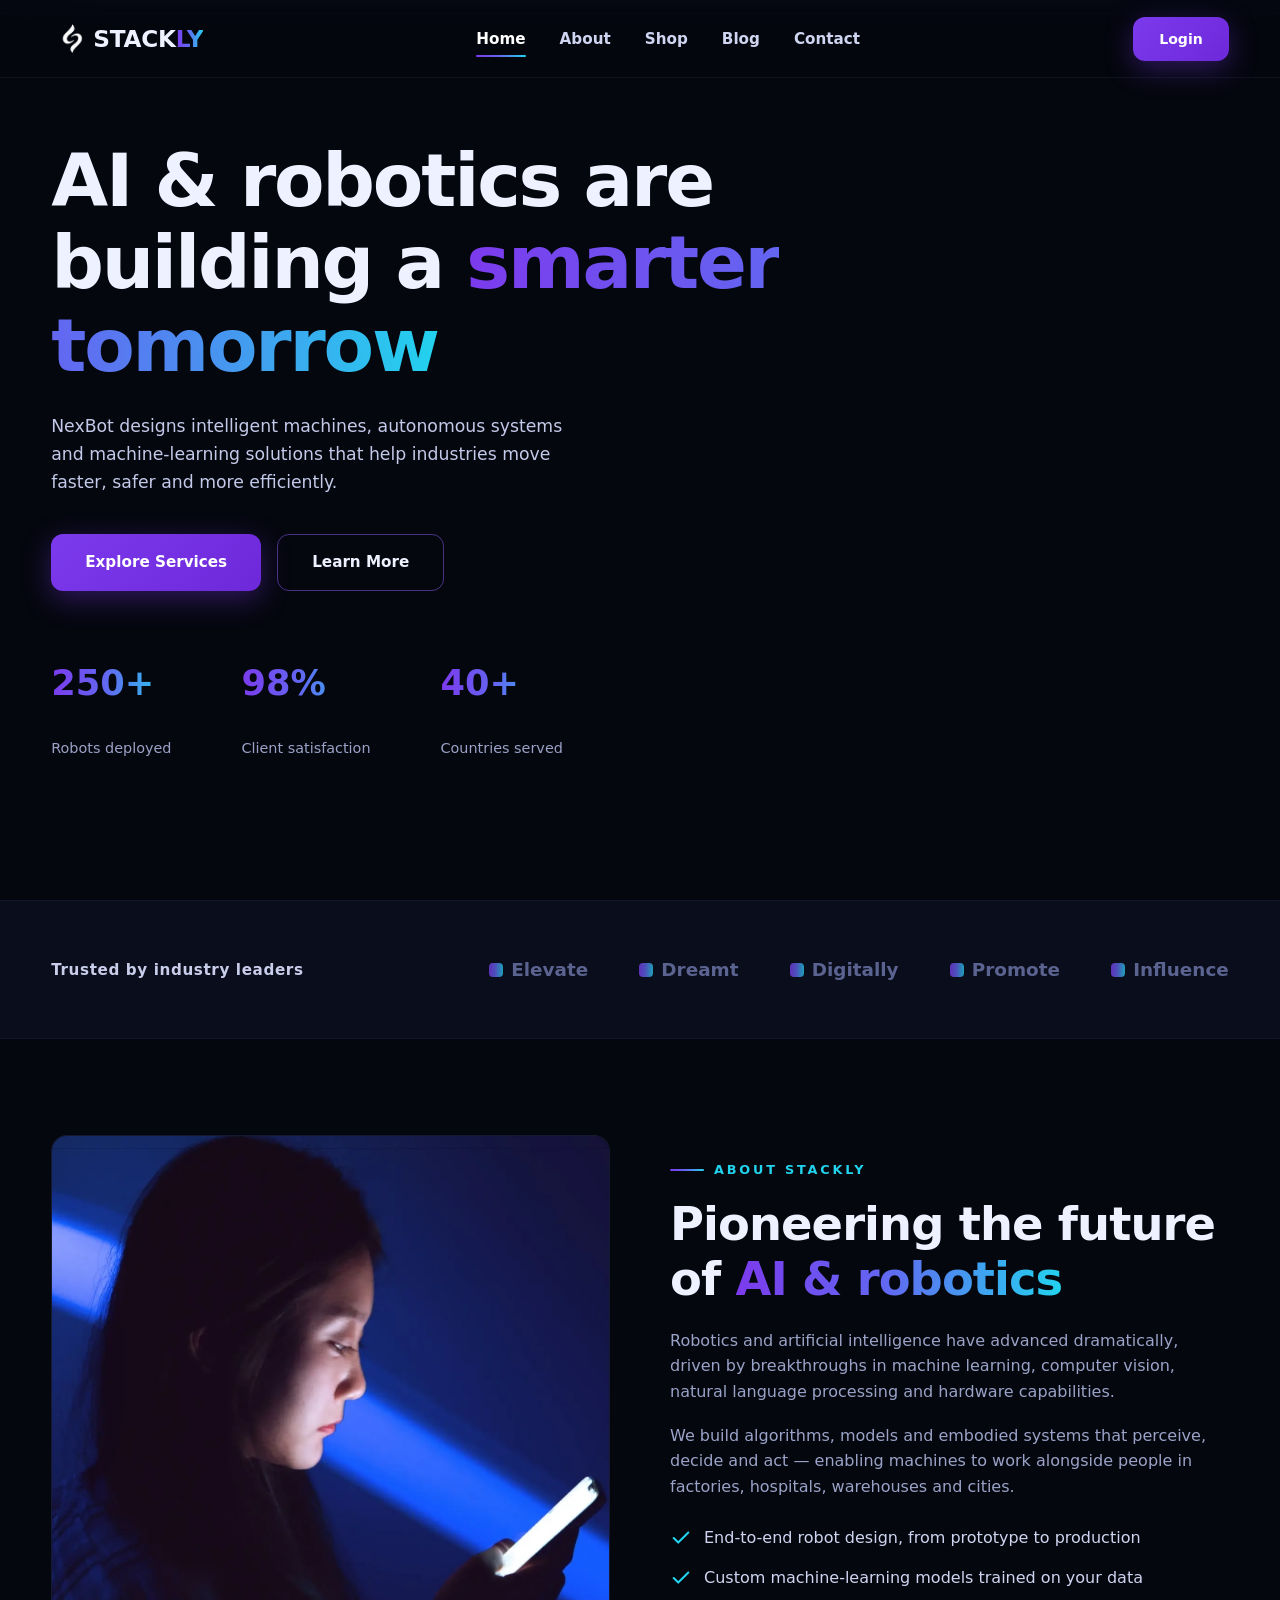
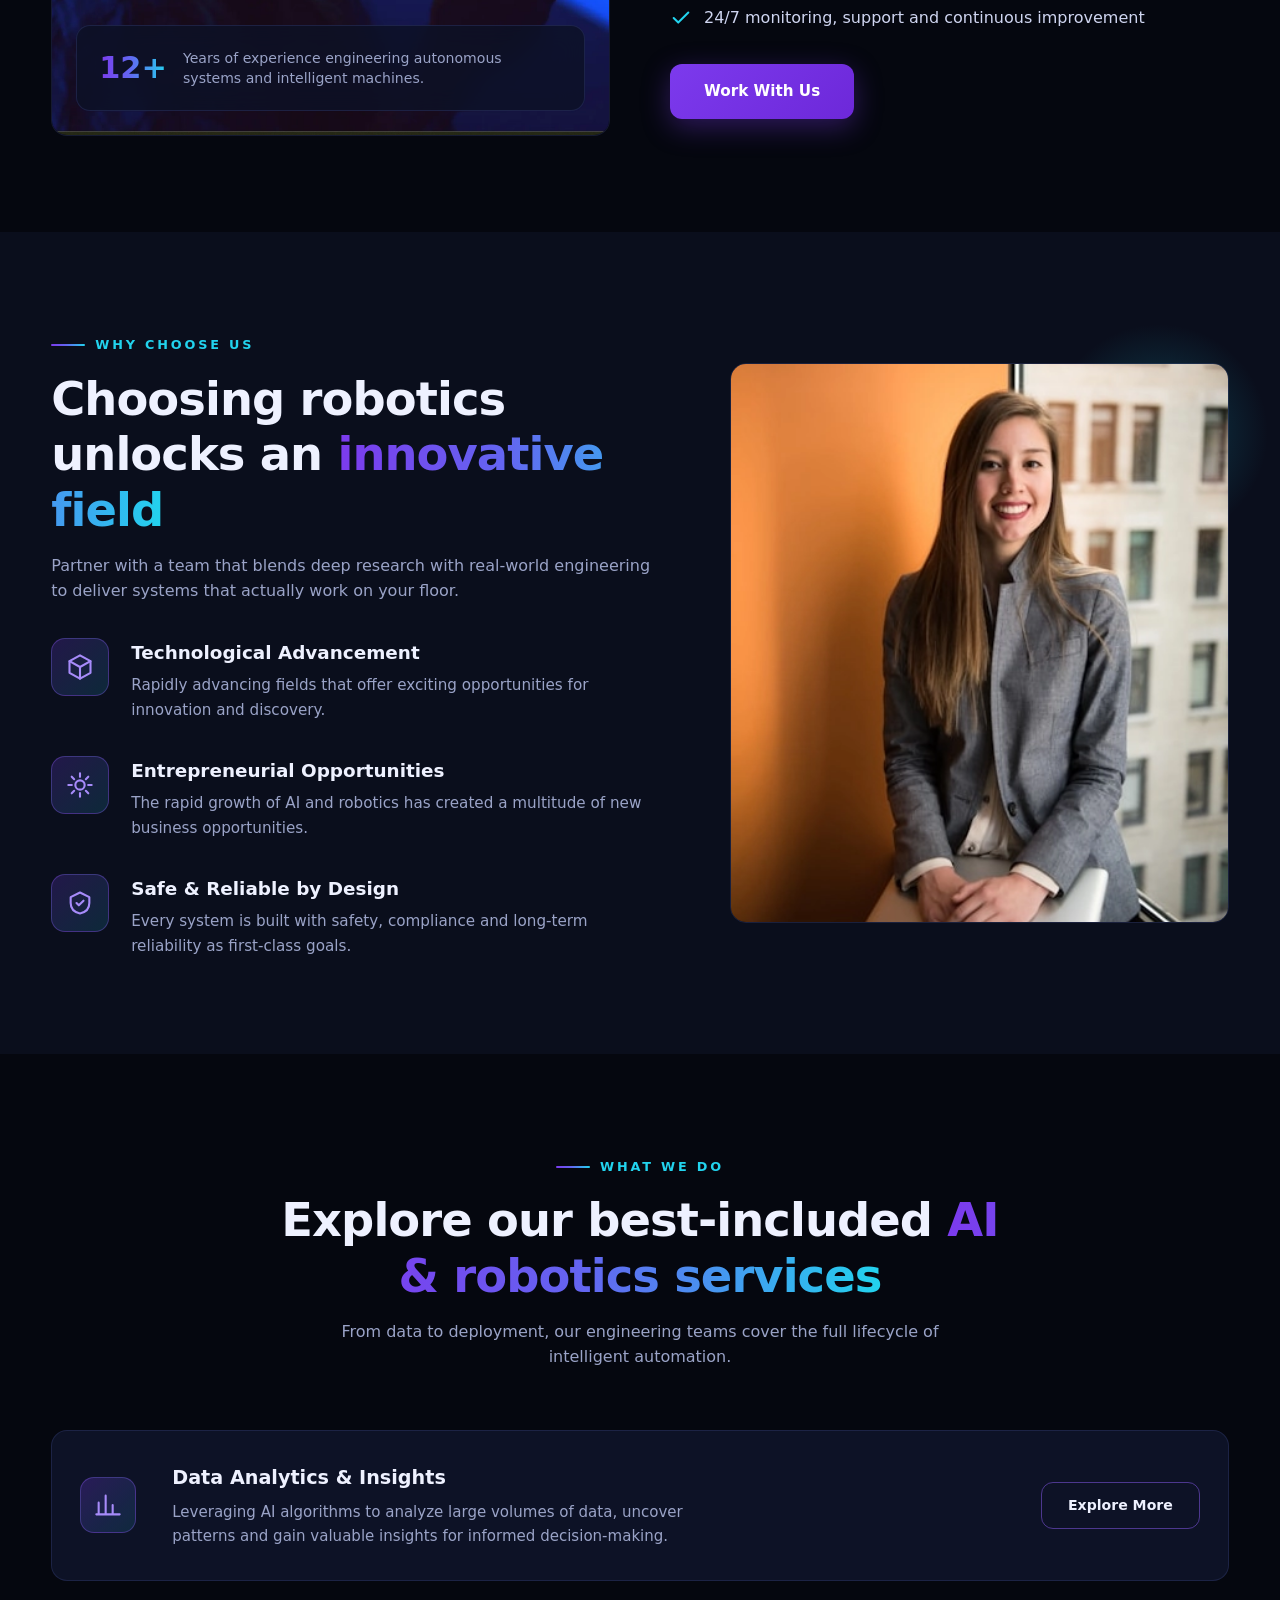
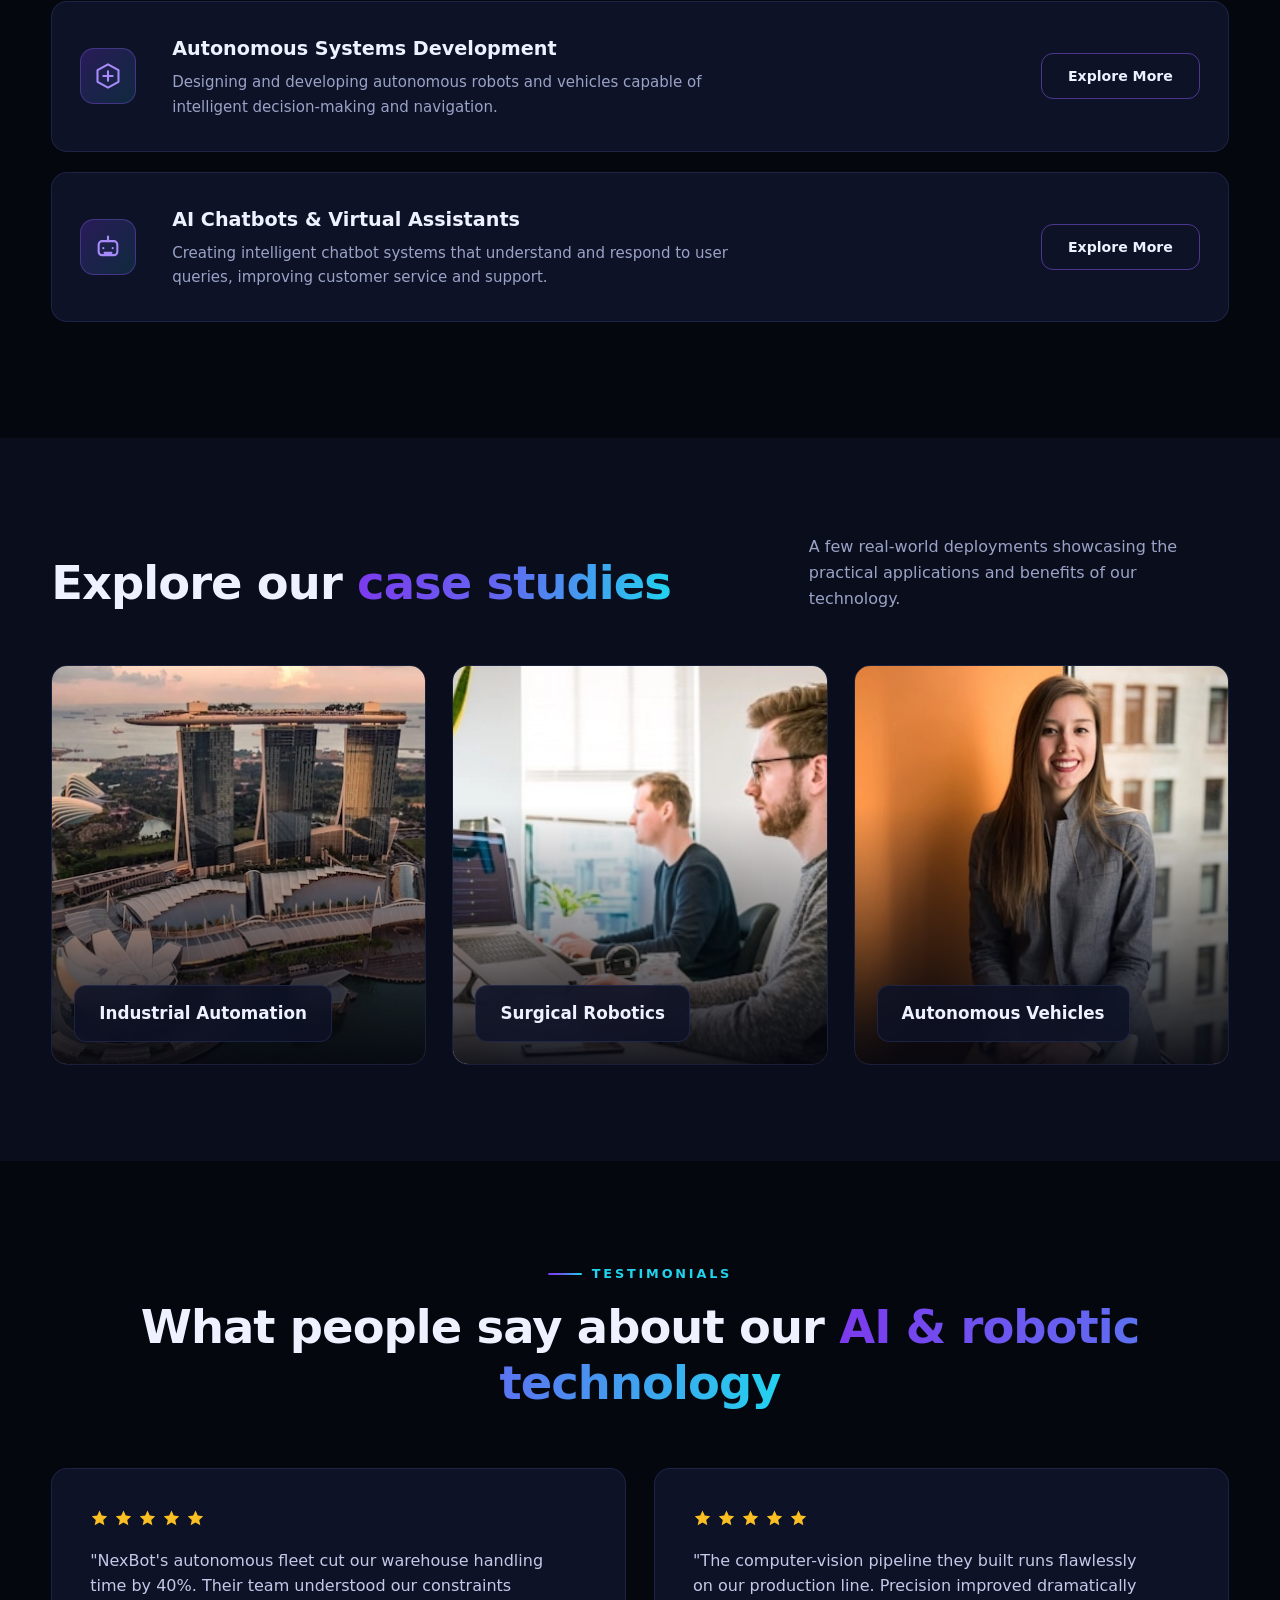
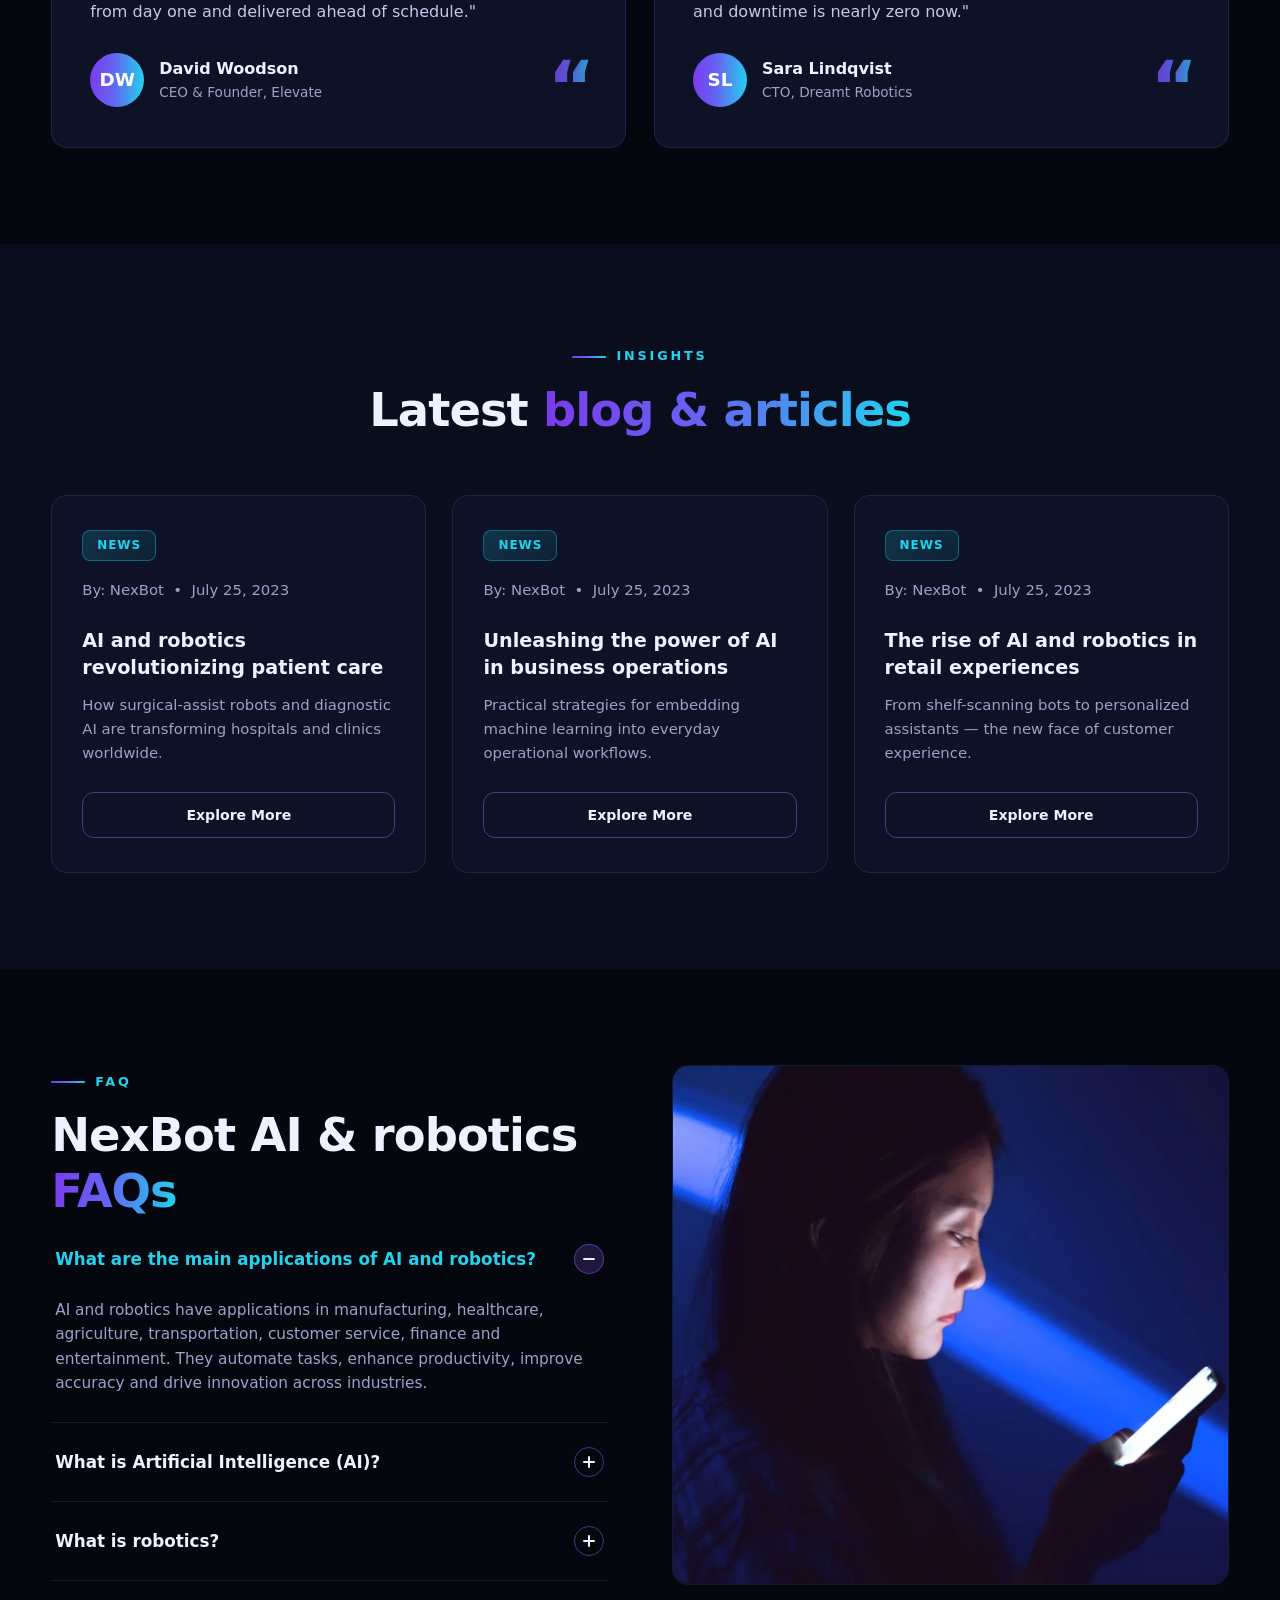
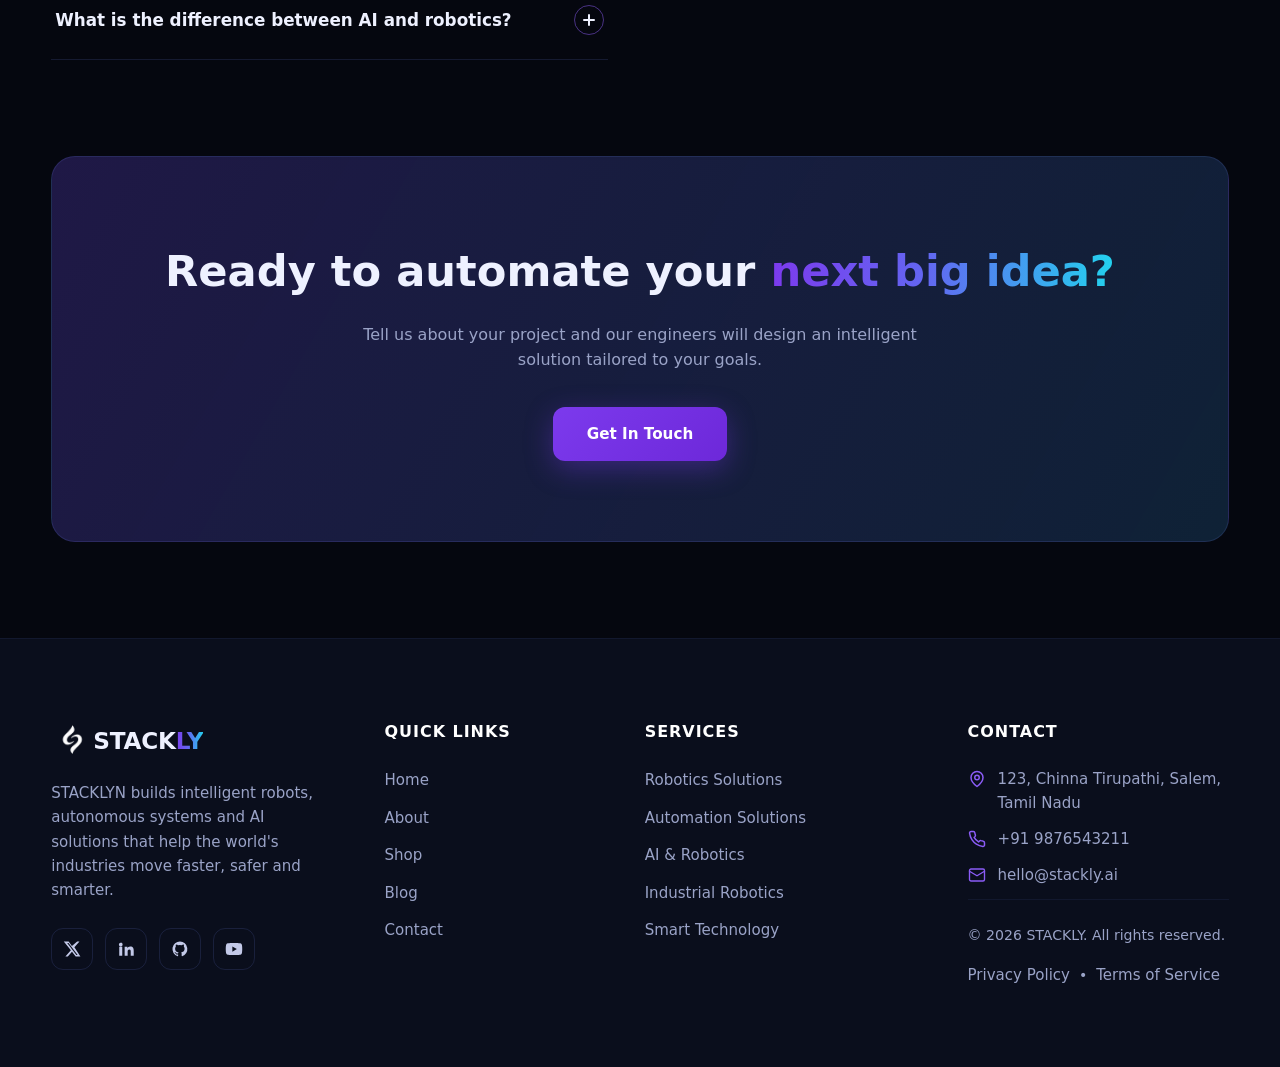
<file: index.html>
<!DOCTYPE html>
<html lang="en">
<head>
<meta charset="UTF-8">
<meta name="viewport" content="width=device-width, initial-scale=1.0">
<title>NexBot — AI &amp; Robotics Technology</title>
<meta name="description" content="NexBot builds intelligent robots, autonomous systems and AI solutions for the industries of tomorrow.">
<style>
/* ============ DESIGN TOKENS ============ */
:root{
  --bg:#05070f;
  --bg-2:#0a0e1c;
  --surface:#0d1226;
  --surface-2:#101736;
  --border:rgba(120,140,255,.14);
  --text:#eef1ff;
  --muted:#9aa3c7;
  --purple:#7c3aed;
  --purple-2:#8b5cf6;
  --cyan:#22d3ee;
  --grad:linear-gradient(92deg,#7c3aed 0%,#6366f1 45%,#22d3ee 100%);
  --radius:16px;
  --header-h:78px;
  --font:'Segoe UI',system-ui,-apple-system,Roboto,'Helvetica Neue',Arial,sans-serif;
}
*{margin:0;padding:0;box-sizing:border-box}
html{scroll-behavior:smooth}
body{
  font-family:var(--font);
  background:var(--bg);
  color:var(--text);
  line-height:1.6;
  overflow-x:hidden;
}
img{max-width:100%;display:block}
a{text-decoration:none;color:inherit}
ul{list-style:none}
.container{width:min(1200px,92%);margin:0 auto}
section{padding:96px 0;position:relative}
.grad-text{background:var(--grad);-webkit-background-clip:text;background-clip:text;color:transparent}
.eyebrow{
  display:inline-flex;align-items:center;gap:10px;
  font-size:.8rem;letter-spacing:.22em;text-transform:uppercase;
  color:var(--cyan);font-weight:600;margin-bottom:16px;
}
.eyebrow::before{content:"";width:34px;height:2px;background:var(--grad);border-radius:2px}
h2.section-title{font-size:clamp(1.9rem,4vw,2.9rem);font-weight:800;line-height:1.2;letter-spacing:-.02em}
.section-lead{color:var(--muted);max-width:640px;margin-top:14px}

/* ============ BUTTONS ============ */
.btn{
  display:inline-flex;align-items:center;justify-content:center;gap:10px;
  padding:15px 34px;border-radius:12px;font-weight:700;font-size:.95rem;
  cursor:pointer;border:none;transition:transform .3s ease,box-shadow .3s ease,background .3s ease;
  white-space:nowrap;
}
.btn-primary{background:linear-gradient(135deg,#7c3aed,#6d28d9);color:#fff;box-shadow:0 8px 28px rgba(124,58,237,.35)}
.btn-primary:hover{transform:translateY(-3px);box-shadow:0 14px 38px rgba(124,58,237,.5)}
.btn-ghost{background:transparent;color:var(--text);border:1px solid rgba(139,92,246,.5)}
.btn-ghost:hover{background:rgba(139,92,246,.12);transform:translateY(-3px)}
.btn-sm{padding:11px 26px;font-size:.88rem}

/* ============ HEADER ============ */
.site-header{
  position:fixed;top:0;left:0;right:0;z-index:1000;height:var(--header-h);
  background:rgba(5,7,15,.72);backdrop-filter:blur(16px);-webkit-backdrop-filter:blur(16px);
  border-bottom:1px solid rgba(120,140,255,.08);
}
.header-inner{height:var(--header-h);display:flex;align-items:center;justify-content:space-between;gap:24px}
.logo{display:flex;align-items:center;gap:0px;flex-shrink:0}
.logo img{width:42px;height:42px;object-fit:contain;flex:0 0 auto}
.logo-text{font-size:1.45rem;font-weight:800;letter-spacing:-.01em}
.logo-text span{background:var(--grad);-webkit-background-clip:text;background-clip:text;color:transparent}
.main-nav{display:flex;align-items:center;gap:34px}
.main-nav a{position:relative;font-weight:600;font-size:.95rem;color:#cfd5f0;transition:color .25s;padding:6px 0}
.main-nav a::after{content:"";position:absolute;left:0;bottom:0;width:0;height:2px;background:var(--grad);border-radius:2px;transition:width .3s ease}
.main-nav a:hover,.main-nav a.active{color:#fff}
.main-nav a:hover::after,.main-nav a.active::after{width:100%}
.header-actions{display:flex;align-items:center;gap:14px}
.menu-toggle{
  display:none;background:none;border:none;cursor:pointer;width:44px;height:44px;
  align-items:center;justify-content:center;border-radius:10px;
  border:1px solid var(--border);
}
.menu-toggle svg{width:24px;height:24px;stroke:var(--text)}
.menu-toggle .icon-close{display:none}
.menu-toggle.open .icon-open{display:none}
.menu-toggle.open .icon-close{display:block}

/* ============ MOBILE NAV ============ */
.mobile-nav{
  position:fixed;top:var(--header-h);left:0;right:0;z-index:999;
  background:rgba(7,10,22,.98);backdrop-filter:blur(20px);
  border-bottom:1px solid var(--border);
  padding:20px 5% 32px;transform:translateY(-115%);
  transition:transform .45s cubic-bezier(.22,1,.36,1);
}
.mobile-nav.open{transform:translateY(0)}
.mobile-nav a{
  display:block;padding:15px 6px;font-size:1.05rem;font-weight:600;color:#cfd5f0;
  border-bottom:1px solid rgba(120,140,255,.08);transition:color .25s,padding-left .25s;
}
.mobile-nav a:hover{color:#fff;padding-left:14px}
.mobile-nav .btn{margin-top:22px;width:100%}

/* ============ HERO ============ */
.hero{
  min-height:100vh;display:flex;align-items:center;
  padding:calc(var(--header-h) + 60px) 0 100px;
  background:linear-gradient(90deg,rgba(5,7,15,.96) 0%,rgba(5,7,15,.82) 42%,rgba(5,7,15,.25) 100%);
}
.hero h1{font-size:clamp(2.6rem,6.2vw,4.6rem);font-weight:800;line-height:1.12;letter-spacing:-.03em;max-width:15ch}
.hero p{color:#c3c9e8;max-width:520px;margin:26px 0 38px;font-size:1.08rem}
.hero-cta{display:flex;gap:16px;flex-wrap:wrap}
.hero-stats{display:flex;gap:clamp(28px,6vw,70px);margin-top:64px;flex-wrap:wrap}
.hero-stats .stat h3{font-size:clamp(1.6rem,3vw,2.2rem);font-weight:800;background:var(--grad);-webkit-background-clip:text;background-clip:text;color:transparent}
.hero-stats .stat p{color:var(--muted);font-size:.9rem}

/* ============ TRUSTED BY ============ */
.trusted{padding:54px 0;border-top:1px solid rgba(120,140,255,.07);border-bottom:1px solid rgba(120,140,255,.07);background:var(--bg-2)}
.trusted-row{display:flex;align-items:center;justify-content:space-between;gap:28px;flex-wrap:wrap}
.trusted-label{font-weight:700;color:#c8cdea;font-size:.95rem;letter-spacing:.04em}
.trusted-logos{display:flex;gap:clamp(22px,4vw,54px);flex-wrap:wrap;align-items:center}
.trusted-logos span{font-size:1.15rem;font-weight:700;color:#5b6390;display:flex;align-items:center;gap:8px;transition:color .3s}
.trusted-logos span:hover{color:#aab3e6}
.trusted-logos i{width:14px;height:14px;border-radius:4px;background:var(--grad);display:inline-block;opacity:.75}

/* ============ ABOUT ============ */
.about-wrap{display:grid;grid-template-columns:1fr 1fr;gap:60px;align-items:center}
.about-media{
  border-radius:var(--radius);overflow:hidden;position:relative;min-height:420px;
  background:linear-gradient(rgba(5,7,15,.35),rgba(5,7,15,.75));
  border:1px solid var(--border);
}
.about-media .badge-float{
  position:absolute;bottom:24px;left:24px;right:24px;
  background:rgba(13,18,38,.82);backdrop-filter:blur(12px);
  border:1px solid var(--border);border-radius:14px;padding:18px 22px;
  display:flex;gap:16px;align-items:center;
}
.badge-float .num{font-size:1.9rem;font-weight:800;background:var(--grad);-webkit-background-clip:text;background-clip:text;color:transparent}
.badge-float p{color:var(--muted);font-size:.88rem;line-height:1.45}
.about-copy h2{margin-bottom:20px}
.about-copy p{color:var(--muted);margin-bottom:18px}
.about-list{display:grid;gap:14px;margin:26px 0 34px}
.about-list li{display:flex;gap:12px;align-items:flex-start;color:#cfd5f0;font-weight:500}
.about-list li svg{flex-shrink:0;width:22px;height:22px;margin-top:2px}

/* ============ WHY CHOOSE ============ */
.choose{background:var(--bg-2);overflow:hidden}
.choose-wrap{display:grid;grid-template-columns:1.1fr .9fr;gap:70px;align-items:center}
.feature{display:flex;gap:22px;margin-top:34px}
.feature-icon{
  flex-shrink:0;width:58px;height:58px;border-radius:14px;
  background:linear-gradient(135deg,rgba(124,58,237,.22),rgba(34,211,238,.14));
  border:1px solid rgba(139,92,246,.35);
  display:flex;align-items:center;justify-content:center;
}
.feature-icon svg{width:28px;height:28px;stroke:#a78bfa}
.feature h3{font-size:1.15rem;font-weight:700;margin-bottom:6px}
.feature p{color:var(--muted);font-size:.95rem}
.choose-media{position:relative}
.choose-media img{border-radius:var(--radius);border:1px solid var(--border);width:100%;object-fit:cover;max-height:560px}
.choose-media::before{
  content:"";position:absolute;inset:-40px -40px auto auto;width:220px;height:220px;
  background:radial-gradient(circle,rgba(34,211,238,.25),transparent 70%);z-index:-1;
}

/* ============ SERVICES ============ */
.services-head{text-align:center;max-width:760px;margin:0 auto 60px}
.services-head .section-lead{margin-left:auto;margin-right:auto}
.service-row{
  display:grid;grid-template-columns:64px 1fr auto;gap:28px;align-items:center;
  padding:32px 28px;border:1px solid var(--border);border-radius:var(--radius);
  background:var(--surface);margin-bottom:20px;transition:transform .35s ease,border-color .35s ease,box-shadow .35s ease;
}
.service-row:hover{transform:translateY(-5px);border-color:rgba(139,92,246,.45);box-shadow:0 18px 44px rgba(0,0,0,.45)}
.service-icon{width:56px;height:56px;border-radius:14px;background:linear-gradient(135deg,rgba(124,58,237,.25),rgba(34,211,238,.12));border:1px solid rgba(139,92,246,.35);display:flex;align-items:center;justify-content:center}
.service-icon svg{width:28px;height:28px;stroke:#a78bfa}
.service-row h3{font-size:1.2rem;font-weight:700;margin-bottom:6px}
.service-row p{color:var(--muted);font-size:.94rem;max-width:560px}

/* ============ CASE STUDIES ============ */
.case{background:var(--bg-2)}
.case-head{display:flex;justify-content:space-between;align-items:flex-end;gap:40px;margin-bottom:54px;flex-wrap:wrap}
.case-grid{display:grid;grid-template-columns:repeat(3,1fr);gap:26px}
.case-card{
  position:relative;border-radius:var(--radius);overflow:hidden;height:400px;cursor:pointer;
  border:1px solid var(--border);
}
.case-card img{width:100%;height:100%;object-fit:cover;transition:transform .7s cubic-bezier(.22,1,.36,1)}
.case-card:hover img{transform:scale(1.07)}
.case-card::after{content:"";position:absolute;inset:0;background:linear-gradient(180deg,transparent 35%,rgba(5,7,15,.92) 100%)}
.case-label{
  position:absolute;left:22px;bottom:22px;z-index:2;
  background:rgba(13,18,38,.85);backdrop-filter:blur(10px);
  border:1px solid var(--border);border-radius:12px;padding:14px 24px;
  font-weight:700;font-size:1.05rem;transition:background .3s;
}
.case-card:hover .case-label{background:rgba(124,58,237,.85)}

/* ============ TESTIMONIALS ============ */
.testi-grid{display:grid;grid-template-columns:1fr 1fr;gap:28px;margin-top:56px}
.testi-card{
  background:var(--surface);border:1px solid var(--border);border-radius:var(--radius);
  padding:40px 38px;position:relative;transition:transform .35s ease,border-color .35s;
}
.testi-card:hover{transform:translateY(-5px);border-color:rgba(139,92,246,.4)}
.testi-card .quote-mark{position:absolute;right:30px;bottom:24px;font-size:4.5rem;font-weight:800;line-height:1;background:var(--grad);-webkit-background-clip:text;background-clip:text;color:transparent;opacity:.85}
.stars{display:flex;gap:5px;margin-bottom:20px}
.stars svg{width:19px;height:19px;fill:#fbbf24}
.testi-card>p{color:#c3c9e8;font-size:1rem;margin-bottom:28px;max-width:92%}
.testi-author{display:flex;align-items:center;gap:15px}
.avatar{width:54px;height:54px;border-radius:50%;background:var(--grad);display:flex;align-items:center;justify-content:center;font-weight:800;font-size:1.15rem;color:#fff;flex-shrink:0}
.testi-author h4{font-size:1rem;font-weight:700}
.testi-author p{color:var(--muted);font-size:.85rem}

/* ============ BLOG ============ */
.blog{background:var(--bg-2)}
.blog-head{text-align:center;margin-bottom:56px}
.blog-grid{display:grid;grid-template-columns:repeat(3,1fr);gap:26px}
.blog-card{
  background:var(--surface);border:1px solid var(--border);border-radius:var(--radius);
  padding:34px 30px;transition:transform .35s ease,border-color .35s ease,box-shadow .35s ease;
  display:flex;flex-direction:column;
}
.blog-card:hover{transform:translateY(-6px);border-color:rgba(139,92,246,.45);box-shadow:0 20px 48px rgba(0,0,0,.45)}
.tag{display:inline-block;background:linear-gradient(135deg,rgba(34,211,238,.18),rgba(34,211,238,.08));border:1px solid rgba(34,211,238,.35);color:var(--cyan);font-size:.75rem;font-weight:700;letter-spacing:.08em;text-transform:uppercase;padding:5px 14px;border-radius:8px;width:fit-content;margin-bottom:18px}
.blog-meta{color:var(--muted);font-size:.85rem;margin-bottom:14px}
.blog-card h3{font-size:1.2rem;font-weight:700;line-height:1.4;margin-bottom:12px}
.blog-card>p{color:var(--muted);font-size:.93rem;margin-bottom:26px;flex:1}

/* ============ FAQ ============ */
.faq-wrap{display:grid;grid-template-columns:1fr 1fr;gap:64px;align-items:start}
.faq-media{position:sticky;top:calc(var(--header-h) + 30px)}
.faq-media img{border-radius:var(--radius);border:1px solid var(--border);width:100%;object-fit:cover;max-height:520px}
.faq-item{border-bottom:1px solid var(--border)}
.faq-q{
  width:100%;background:none;border:none;color:var(--text);cursor:pointer;
  display:flex;justify-content:space-between;align-items:center;gap:18px;
  padding:24px 4px;font-size:1.05rem;font-weight:700;text-align:left;font-family:var(--font);
  transition:color .25s;
}
.faq-q:hover{color:var(--purple-2)}
.faq-q .faq-icon{flex-shrink:0;width:30px;height:30px;border-radius:50%;border:1px solid rgba(139,92,246,.5);display:flex;align-items:center;justify-content:center;position:relative;transition:transform .4s ease,background .3s}
.faq-q .faq-icon::before,.faq-q .faq-icon::after{content:"";position:absolute;background:var(--text);border-radius:2px}
.faq-q .faq-icon::before{width:12px;height:2px}
.faq-q .faq-icon::after{width:2px;height:12px;transition:opacity .3s}
.faq-item.open .faq-icon{transform:rotate(180deg);background:rgba(139,92,246,.2)}
.faq-item.open .faq-icon::after{opacity:0}
.faq-item.open .faq-q{color:var(--cyan)}
.faq-a{max-height:0;overflow:hidden;transition:max-height .45s cubic-bezier(.22,1,.36,1)}
.faq-a p{color:var(--muted);padding:0 4px 26px;font-size:.96rem}

/* ============ CTA ============ */
.cta-band{
  background:linear-gradient(120deg,rgba(124,58,237,.16),rgba(34,211,238,.08)),var(--surface);
  border:1px solid var(--border);border-radius:24px;
  padding:clamp(44px,7vw,80px);text-align:center;
}
.cta-band h2{font-size:clamp(1.8rem,3.6vw,2.7rem);font-weight:800;margin-bottom:16px}
.cta-band p{color:var(--muted);max-width:560px;margin:0 auto 34px}

/* ============ FOOTER ============ */
.site-footer{background:var(--bg-2);border-top:1px solid rgba(120,140,255,.08);padding:80px 0 0;margin-top:0}
.footer-grid{display:grid;grid-template-columns:1.35fr 1fr 1.3fr 1.25fr;gap:clamp(24px,4vw,56px);padding-bottom:56px}
.footer-brand p{color:var(--muted);font-size:.94rem;margin:20px 0 26px;max-width:340px}
.footer-social{display:flex;gap:12px}
.footer-social a{
  width:42px;height:42px;border-radius:12px;border:1px solid var(--border);
  display:flex;align-items:center;justify-content:center;transition:background .3s,transform .3s,border-color .3s;
}
.footer-social a:hover{background:rgba(139,92,246,.15);border-color:rgba(139,92,246,.5);transform:translateY(-3px)}
.footer-social svg{width:18px;height:18px;fill:#c3c9e8}
.footer-col h4{font-size:1rem;font-weight:700;letter-spacing:.06em;text-transform:uppercase;margin-bottom:22px;color:#fff}
.footer-col ul{display:grid;gap:12px}
.footer-col ul a{color:var(--muted);font-size:.94rem;transition:color .25s,padding-left .25s}
.footer-col ul a:hover{color:var(--cyan);padding-left:6px}
.footer-contact li{display:flex;gap:12px;color:var(--muted);font-size:.94rem;align-items:flex-start;min-width:0;overflow-wrap:anywhere}
.footer-contact svg{flex-shrink:0;width:18px;height:18px;stroke:#8b5cf6;margin-top:3px}
.footer-bottom{border-top:1px solid rgba(120,140,255,.08);padding:24px 0;display:flex;justify-content:space-between;gap:16px;flex-wrap:wrap;color:var(--muted);font-size:.88rem}
.footer-bottom a{color:#c3c9e8}
.footer-bottom a:hover{color:var(--cyan)}

/* ============ BACK TO TOP ============ */
.to-top{
  position:fixed;right:26px;bottom:26px;z-index:900;width:50px;height:50px;border-radius:50%;
  background:linear-gradient(135deg,#22d3ee,#0ea5e9);border:none;cursor:pointer;
  display:flex;align-items:center;justify-content:center;box-shadow:0 8px 24px rgba(34,211,238,.35);
  opacity:0;pointer-events:none;transform:translateY(16px);transition:opacity .35s,transform .35s;
}
.to-top.show{opacity:1;pointer-events:auto;transform:translateY(0)}
.to-top svg{width:22px;height:22px;stroke:#04121a;stroke-width:3}

/* ============ SCROLL REVEAL ============ */
.reveal{opacity:0;transform:translateY(36px);transition:opacity .8s cubic-bezier(.22,1,.36,1),transform .8s cubic-bezier(.22,1,.36,1)}
.reveal.visible{opacity:1;transform:translateY(0)}
.reveal.d1{transition-delay:.12s}.reveal.d2{transition-delay:.24s}.reveal.d3{transition-delay:.36s}

/* ============ RESPONSIVE ============ */
@media(max-width:1024px){
  .about-wrap,.choose-wrap,.faq-wrap{grid-template-columns:1fr;gap:44px}
  .faq-media{position:static;order:-1}
  .faq-media img{max-height:380px}
  .case-grid,.blog-grid{grid-template-columns:1fr 1fr}
  .footer-grid{grid-template-columns:1fr 1fr}
}
@media(max-width:860px){
  .main-nav{display:none}
  .menu-toggle{display:flex}
  section{padding:72px 0}
  .hero{padding-top:calc(var(--header-h) + 44px)}
  .testi-grid{grid-template-columns:1fr}
  .service-row{grid-template-columns:56px 1fr;gap:18px}
  .service-row .btn{grid-column:1/-1;justify-self:start}
  .case-head{flex-direction:column;align-items:flex-start;gap:14px}
}
@media(max-width:640px){
  :root{--header-h:68px}
  .case-grid,.blog-grid{grid-template-columns:1fr}
  .case-card{height:320px}
  .footer-grid{grid-template-columns:1fr;gap:40px}
  .footer-bottom{justify-content:center;text-align:center}
  .btn{padding:14px 28px}
  .header-actions .btn{padding:10px 20px;font-size:.85rem}
  .trusted-row{flex-direction:column;align-items:flex-start}
  .hero-stats{gap:24px}
  .about-media{min-height:340px}
}
@media(max-width:400px){
  .logo-text{font-size:1.2rem}
  .logo img{width:34px;height:34px}
  .header-actions .btn{display:none} /* login lives inside mobile menu too */
}

</style>
</head>
<body>

<!-- ================= HEADER ================= -->
<header class="site-header">
  <div class="container header-inner">
    <a href="index.html" class="logo" aria-label="STACKLYN home">
      <img src="logoo%20-%20Copy.webp" alt="">
      <span class="logo-text">STACK<span>LY</span></span>
    </a>

    <nav class="main-nav" aria-label="Primary">
      <a href="index.html" class="active">Home</a>
      <a href="about.html">About</a>
      <a href="shop.html">Shop</a>
      <a href="blog.html">Blog</a>
      <a href="contact.html">Contact</a>
    </nav>

    <div class="header-actions">
      <a href="log.html" class="btn btn-primary btn-sm">Login</a>
      <button class="menu-toggle" id="menuToggle" aria-label="Toggle menu" aria-expanded="false">
        <svg class="icon-open" viewBox="0 0 24 24" fill="none" stroke-width="2.4" stroke-linecap="round"><path d="M4 7h16M4 12h16M4 17h16"/></svg>
        <svg class="icon-close" viewBox="0 0 24 24" fill="none" stroke-width="2.4" stroke-linecap="round"><path d="M6 6l12 12M18 6L6 18"/></svg>
      </button>
    </div>
  </div>
</header>

<!-- Mobile nav -->
<nav class="mobile-nav" id="mobileNav" aria-label="Mobile">
  <a href="index.html">Home</a>
  <a href="about.html">About</a>
  <a href="shop.html">Shop</a>
  <a href="blog.html">Blog</a>
  <a href="contact.html">Contact</a>
  <a href="log.html" class="btn btn-primary">Login</a>
</nav>

<!-- ================= HERO ================= -->
<section class="hero">
  <div class="container">
    <h1 class="reveal">AI &amp; robotics are building a <span class="grad-text">smarter tomorrow</span></h1>
    <p class="reveal d1">NexBot designs intelligent machines, autonomous systems and machine-learning solutions that help industries move faster, safer and more efficiently.</p>
    <div class="hero-cta reveal d2">
      <a href="404.html" class="btn btn-primary">Explore Services</a>
      <a href="404.html" class="btn btn-ghost">Learn More</a>
    </div>
    <div class="hero-stats reveal d3">
      <div class="stat"><h3>250+</h3><p>Robots deployed</p></div>
      <div class="stat"><h3>98%</h3><p>Client satisfaction</p></div>
      <div class="stat"><h3>40+</h3><p>Countries served</p></div>
    </div>
  </div>
</section>

<!-- ================= TRUSTED BY ================= -->
<div class="trusted">
  <div class="container trusted-row">
    <span class="trusted-label">Trusted by industry leaders</span>
    <div class="trusted-logos">
      <span><i></i>Elevate</span>
      <span><i></i>Dreamt</span>
      <span><i></i>Digitally</span>
      <span><i></i>Promote</span>
      <span><i></i>Influence</span>
    </div>
  </div>
</div>

<!-- ================= ABOUT ================= -->
<section id="about">
  <div class="container about-wrap">
    <div class="about-media reveal">
      <img src="img16.webp" alt="Engineers collaborating at a computer" loading="lazy">
      <div class="badge-float">
        <span class="num">12+</span>
        <p>Years of experience engineering autonomous systems and intelligent machines.</p>
      </div>
    </div>
    <div class="about-copy reveal d1">
      <span class="eyebrow">About stackly</span>
      <h2 class="section-title">Pioneering the future of <span class="grad-text">AI &amp; robotics</span></h2>
      <p>Robotics and artificial intelligence have advanced dramatically, driven by breakthroughs in machine learning, computer vision, natural language processing and hardware capabilities.</p>
      <p>We build algorithms, models and embodied systems that perceive, decide and act — enabling machines to work alongside people in factories, hospitals, warehouses and cities.</p>
      <ul class="about-list">
        <li><svg viewBox="0 0 24 24" fill="none" stroke="#22d3ee" stroke-width="2.2" stroke-linecap="round" stroke-linejoin="round"><path d="M20 6 9 17l-5-5"/></svg>End-to-end robot design, from prototype to production</li>
        <li><svg viewBox="0 0 24 24" fill="none" stroke="#22d3ee" stroke-width="2.2" stroke-linecap="round" stroke-linejoin="round"><path d="M20 6 9 17l-5-5"/></svg>Custom machine-learning models trained on your data</li>
        <li><svg viewBox="0 0 24 24" fill="none" stroke="#22d3ee" stroke-width="2.2" stroke-linecap="round" stroke-linejoin="round"><path d="M20 6 9 17l-5-5"/></svg>24/7 monitoring, support and continuous improvement</li>
      </ul>
      <a href="404.html" class="btn btn-primary">Work With Us</a>
    </div>
  </div>
</section>

<!-- ================= WHY CHOOSE ================= -->
<section class="choose">
  <div class="container choose-wrap">
    <div class="reveal">
      <span class="eyebrow">Why Choose Us</span>
      <h2 class="section-title">Choosing robotics unlocks an <span class="grad-text">innovative field</span></h2>
      <p class="section-lead">Partner with a team that blends deep research with real-world engineering to deliver systems that actually work on your floor.</p>
      <div class="feature">
        <div class="feature-icon">
          <svg viewBox="0 0 24 24" fill="none" stroke-width="1.8" stroke-linecap="round" stroke-linejoin="round"><path d="M12 2 3 7v10l9 5 9-5V7l-9-5Z"/><path d="M12 22V12M3 7l9 5 9-5"/></svg>
        </div>
        <div>
          <h3>Technological Advancement</h3>
          <p>Rapidly advancing fields that offer exciting opportunities for innovation and discovery.</p>
        </div>
      </div>
      <div class="feature">
        <div class="feature-icon">
          <svg viewBox="0 0 24 24" fill="none" stroke-width="1.8" stroke-linecap="round" stroke-linejoin="round"><path d="M12 8a4 4 0 1 0 0 8 4 4 0 0 0 0-8Z"/><path d="M12 2v3M12 19v3M2 12h3M19 12h3M4.9 4.9l2.1 2.1M17 17l2.1 2.1M19.1 4.9 17 7M7 17l-2.1 2.1"/></svg>
        </div>
        <div>
          <h3>Entrepreneurial Opportunities</h3>
          <p>The rapid growth of AI and robotics has created a multitude of new business opportunities.</p>
        </div>
      </div>
      <div class="feature">
        <div class="feature-icon">
          <svg viewBox="0 0 24 24" fill="none" stroke-width="1.8" stroke-linecap="round" stroke-linejoin="round"><path d="M12 3l8 4v5c0 5-3.5 8-8 9-4.5-1-8-4-8-9V7l8-4Z"/><path d="m9 12 2 2 4-4"/></svg>
        </div>
        <div>
          <h3>Safe &amp; Reliable by Design</h3>
          <p>Every system is built with safety, compliance and long-term reliability as first-class goals.</p>
        </div>
      </div>
    </div>
    <div class="choose-media reveal d1">
      <img src="12img.webp" alt="Engineers collaborating at a computer" loading="lazy">
    </div>
  </div>
</section>

<!-- ================= SERVICES ================= -->
<section id="services">
  <div class="container">
    <div class="services-head reveal">
      <span class="eyebrow" style="justify-content:center">What We Do</span>
      <h2 class="section-title">Explore our best-included <span class="grad-text">AI &amp; robotics services</span></h2>
      <p class="section-lead">From data to deployment, our engineering teams cover the full lifecycle of intelligent automation.</p>
    </div>

    <div class="service-row reveal">
      <div class="service-icon">
        <svg viewBox="0 0 24 24" fill="none" stroke-width="1.8" stroke-linecap="round"><path d="M4 20V10M10 20V4M16 20v-8M22 20H2"/></svg>
      </div>
      <div>
        <h3>Data Analytics &amp; Insights</h3>
        <p>Leveraging AI algorithms to analyze large volumes of data, uncover patterns and gain valuable insights for informed decision-making.</p>
      </div>
      <a href="404.html" class="btn btn-ghost btn-sm">Explore More</a>
    </div>

    <div class="service-row reveal">
      <div class="service-icon">
        <svg viewBox="0 0 24 24" fill="none" stroke-width="1.8" stroke-linecap="round" stroke-linejoin="round"><path d="M12 2 3 7v10l9 5 9-5V7l-9-5Z"/><path d="M8 12h8M12 8v8"/></svg>
      </div>
      <div>
        <h3>Autonomous Systems Development</h3>
        <p>Designing and developing autonomous robots and vehicles capable of intelligent decision-making and navigation.</p>
      </div>
      <a href="404.html" class="btn btn-ghost btn-sm">Explore More</a>
    </div>

    <div class="service-row reveal">
      <div class="service-icon">
        <svg viewBox="0 0 24 24" fill="none" stroke-width="1.8" stroke-linecap="round" stroke-linejoin="round"><rect x="4" y="7" width="16" height="12" rx="3"/><path d="M12 7V3M8 13h.01M16 13h.01M9 17h6"/></svg>
      </div>
      <div>
        <h3>AI Chatbots &amp; Virtual Assistants</h3>
        <p>Creating intelligent chatbot systems that understand and respond to user queries, improving customer service and support.</p>
      </div>
      <a href="404.html" class="btn btn-ghost btn-sm">Explore More</a>
    </div>
  </div>
</section>

<!-- ================= CASE STUDIES ================= -->
<section class="case" id="case-studies">
  <div class="container">
    <div class="case-head reveal">
      <h2 class="section-title">Explore our <span class="grad-text">case studies</span></h2>
      <p class="section-lead" style="max-width:420px;margin-top:0">A few real-world deployments showcasing the practical applications and benefits of our technology.</p>
    </div>
    <div class="case-grid">
<div class="case-card reveal d2"> 
            <img src="17img.webp" alt="Aerial view of Singapore's Marina Bay and connected city infrastructure" loading="lazy">
 
<a href="404.html" class="case-label">Industrial Automation</a>      </div>
 <div class="case-card reveal d2">
          <img src="3img.webp" alt="Aerial view of Singapore's Marina Bay and connected city infrastructure" loading="lazy">
     
     <a href="404.html" class="case-label">Surgical Robotics</a>
      </div>
      <div class="case-card reveal d2">
        <img src="12img.webp" alt="Aerial view of Singapore's Marina Bay and connected city infrastructure" loading="lazy">
        <a href="404.html" class="case-label">Autonomous Vehicles</a>
      </div>
    </div>
  </div>
</section>

<!-- ================= TESTIMONIALS ================= -->
<section id="testimonials">
  <div class="container">
    <div class="reveal" style="text-align:center">
      <span class="eyebrow" style="justify-content:center">Testimonials</span>
      <h2 class="section-title">What people say about our <span class="grad-text">AI &amp; robotic technology</span></h2>
    </div>
    <div class="testi-grid">
      <div class="testi-card reveal">
        <div class="stars">
          <svg viewBox="0 0 24 24"><path d="M12 2l2.9 6.3 6.9.8-5.1 4.7 1.4 6.8L12 17.2 5.9 20.6l1.4-6.8L2.2 9.1l6.9-.8L12 2z"/></svg>
          <svg viewBox="0 0 24 24"><path d="M12 2l2.9 6.3 6.9.8-5.1 4.7 1.4 6.8L12 17.2 5.9 20.6l1.4-6.8L2.2 9.1l6.9-.8L12 2z"/></svg>
          <svg viewBox="0 0 24 24"><path d="M12 2l2.9 6.3 6.9.8-5.1 4.7 1.4 6.8L12 17.2 5.9 20.6l1.4-6.8L2.2 9.1l6.9-.8L12 2z"/></svg>
          <svg viewBox="0 0 24 24"><path d="M12 2l2.9 6.3 6.9.8-5.1 4.7 1.4 6.8L12 17.2 5.9 20.6l1.4-6.8L2.2 9.1l6.9-.8L12 2z"/></svg>
          <svg viewBox="0 0 24 24"><path d="M12 2l2.9 6.3 6.9.8-5.1 4.7 1.4 6.8L12 17.2 5.9 20.6l1.4-6.8L2.2 9.1l6.9-.8L12 2z"/></svg>
        </div>
        <p>"NexBot's autonomous fleet cut our warehouse handling time by 40%. Their team understood our constraints from day one and delivered ahead of schedule."</p>
        <div class="testi-author">
          <span class="avatar">DW</span>
          <div><h4>David Woodson</h4><p>CEO &amp; Founder, Elevate</p></div>
        </div>
        <span class="quote-mark">&ldquo;</span>
      </div>
      <div class="testi-card reveal d1">
        <div class="stars">
          <svg viewBox="0 0 24 24"><path d="M12 2l2.9 6.3 6.9.8-5.1 4.7 1.4 6.8L12 17.2 5.9 20.6l1.4-6.8L2.2 9.1l6.9-.8L12 2z"/></svg>
          <svg viewBox="0 0 24 24"><path d="M12 2l2.9 6.3 6.9.8-5.1 4.7 1.4 6.8L12 17.2 5.9 20.6l1.4-6.8L2.2 9.1l6.9-.8L12 2z"/></svg>
          <svg viewBox="0 0 24 24"><path d="M12 2l2.9 6.3 6.9.8-5.1 4.7 1.4 6.8L12 17.2 5.9 20.6l1.4-6.8L2.2 9.1l6.9-.8L12 2z"/></svg>
          <svg viewBox="0 0 24 24"><path d="M12 2l2.9 6.3 6.9.8-5.1 4.7 1.4 6.8L12 17.2 5.9 20.6l1.4-6.8L2.2 9.1l6.9-.8L12 2z"/></svg>
          <svg viewBox="0 0 24 24"><path d="M12 2l2.9 6.3 6.9.8-5.1 4.7 1.4 6.8L12 17.2 5.9 20.6l1.4-6.8L2.2 9.1l6.9-.8L12 2z"/></svg>
        </div>
        <p>"The computer-vision pipeline they built runs flawlessly on our production line. Precision improved dramatically and downtime is nearly zero now."</p>
        <div class="testi-author">
          <span class="avatar">SL</span>
          <div><h4>Sara Lindqvist</h4><p>CTO, Dreamt Robotics</p></div>
        </div>
        <span class="quote-mark">&ldquo;</span>
      </div>
    </div>
  </div>
</section>

<!-- ================= BLOG ================= -->
<section class="blog" id="blog">
  <div class="container">
    <div class="blog-head reveal">
      <span class="eyebrow" style="justify-content:center">Insights</span>
      <h2 class="section-title">Latest <span class="grad-text">blog &amp; articles</span></h2>
    </div>
    <div class="blog-grid">
      <article class="blog-card reveal">
        <span class="tag">News</span>
        <p class="blog-meta">By: NexBot &nbsp;&bull;&nbsp; July 25, 2023</p>
        <h3>AI and robotics revolutionizing patient care</h3>
        <p>How surgical-assist robots and diagnostic AI are transforming hospitals and clinics worldwide.</p>
        <a href="404.html" class="btn btn-ghost btn-sm">Explore More</a>
      </article>
      <article class="blog-card reveal d1">
        <span class="tag">News</span>
        <p class="blog-meta">By: NexBot &nbsp;&bull;&nbsp; July 25, 2023</p>
        <h3>Unleashing the power of AI in business operations</h3>
        <p>Practical strategies for embedding machine learning into everyday operational workflows.</p>
        <a href="404.html" class="btn btn-ghost btn-sm">Explore More</a>
      </article>
      <article class="blog-card reveal d2">
        <span class="tag">News</span>
        <p class="blog-meta">By: NexBot &nbsp;&bull;&nbsp; July 25, 2023</p>
        <h3>The rise of AI and robotics in retail experiences</h3>
        <p>From shelf-scanning bots to personalized assistants — the new face of customer experience.</p>
        <a href="404.html" class="btn btn-ghost btn-sm">Explore More</a>
      </article>
    </div>
  </div>
</section>

<!-- ================= FAQ ================= -->
<section id="faq">
  <div class="container faq-wrap">
    <div class="reveal">
      <span class="eyebrow">FAQ</span>
      <h2 class="section-title">NexBot AI &amp; robotics <span class="grad-text">FAQs</span></h2>
      <div class="faq-list">
        <div class="faq-item open">
          <button class="faq-q" aria-expanded="true">What are the main applications of AI and robotics?<span class="faq-icon"></span></button>
          <div class="faq-a"><p>AI and robotics have applications in manufacturing, healthcare, agriculture, transportation, customer service, finance and entertainment. They automate tasks, enhance productivity, improve accuracy and drive innovation across industries.</p></div>
        </div>
        <div class="faq-item">
          <button class="faq-q" aria-expanded="false">What is Artificial Intelligence (AI)?<span class="faq-icon"></span></button>
          <div class="faq-a"><p>AI is the development of algorithms, models and systems that enable machines to mimic human intelligence and behavior — including learning from data, recognizing patterns, making decisions and improving over time.</p></div>
        </div>
        <div class="faq-item">
          <button class="faq-q" aria-expanded="false">What is robotics?<span class="faq-icon"></span></button>
          <div class="faq-a"><p>Robotics is the engineering discipline focused on designing, building and operating robots — machines that can sense their environment, process information and perform physical tasks autonomously or semi-autonomously.</p></div>
        </div>
        <div class="faq-item">
          <button class="faq-q" aria-expanded="false">What is the difference between AI and robotics?<span class="faq-icon"></span></button>
          <div class="faq-a"><p>AI is the "brain" — software that learns and makes decisions. Robotics is the "body" — the physical machine that acts. When combined, you get intelligent robots that can perceive, reason and interact with the real world.</p></div>
        </div>
      </div>
    </div>
    <div class="faq-media reveal d1">
      <img src="img16.webp" alt="Engineers collaborating at a computer" loading="lazy">
    </div>
  </div>
</section>

<!-- ================= CTA ================= -->
<section id="contact" style="padding-top:0">
  <div class="container">
    <div class="cta-band reveal">
      <h2>Ready to automate your <span class="grad-text">next big idea?</span></h2>
      <p>Tell us about your project and our engineers will design an intelligent solution tailored to your goals.</p>
      <a href="404.html" class="btn btn-primary">Get In Touch</a>
    </div>
  </div>
</section>

<!-- ================= FOOTER ================= -->
<footer class="site-footer">
  <div class="container">
    <div class="footer-grid">
      <div class="footer-brand">
        <a href="index.html" class="logo" aria-label="STACKLYN home">
          <img src="logoo%20-%20Copy.webp" alt="">
          <span class="logo-text">STACK<span>LY</span></span>
        </a>
        <p>STACKLYN builds intelligent robots, autonomous systems and AI solutions that help the world's industries move faster, safer and smarter.</p>
        <div class="footer-social">
          <a href="404.html" aria-label="X / Twitter"><svg viewBox="0 0 24 24"><path d="M18.9 2H22l-6.8 7.8L23.2 22h-6.3l-4.9-6.4L6.4 22H3.2l7.3-8.3L1 2h6.5l4.4 5.9L18.9 2Zm-1.1 18h1.7L7.4 3.9H5.6L17.8 20Z"/></svg></a>
          <a href="404.html" aria-label="LinkedIn"><svg viewBox="0 0 24 24"><path d="M4.98 3.5A2.5 2.5 0 1 1 5 8.5a2.5 2.5 0 0 1 0-5ZM3 9h4v12H3V9Zm7 0h3.8v1.7h.1c.5-1 1.8-2 3.7-2 4 0 4.7 2.6 4.7 6V21h-4v-5.5c0-1.3 0-3-1.9-3s-2.2 1.4-2.2 2.9V21h-4V9Z"/></svg></a>
          <a href="404.html" aria-label="GitHub"><svg viewBox="0 0 24 24"><path d="M12 2A10 10 0 0 0 8.8 21.5c.5.1.7-.2.7-.5v-1.7c-2.8.6-3.4-1.3-3.4-1.3-.5-1.2-1.1-1.5-1.1-1.5-.9-.6.1-.6.1-.6 1 .1 1.5 1 1.5 1 .9 1.5 2.3 1.1 2.9.8.1-.6.3-1.1.6-1.3-2.2-.3-4.6-1.1-4.6-5 0-1.1.4-2 1-2.7-.1-.2-.4-1.2.1-2.6 0 0 .8-.3 2.7 1a9.4 9.4 0 0 1 5 0c1.9-1.3 2.7-1 2.7-1 .5 1.4.2 2.4.1 2.6.6.7 1 1.6 1 2.7 0 3.9-2.4 4.7-4.6 5 .4.3.7.9.7 1.9V21c0 .3.2.6.7.5A10 10 0 0 0 12 2Z"/></svg></a>
          <a href="404.html" aria-label="YouTube"><svg viewBox="0 0 24 24"><path d="M23 12s0-3.9-.5-5.6c-.3-1-1-1.7-2-2C18.8 4 12 4 12 4s-6.8 0-8.5.4c-1 .3-1.7 1-2 2C1 8.1 1 12 1 12s0 3.9.5 5.6c.3 1 1 1.7 2 2 1.7.4 8.5.4 8.5.4s6.8 0 8.5-.4c1-.3 1.7-1 2-2 .5-1.7.5-5.6.5-5.6ZM9.8 15.5v-7l6 3.5-6 3.5Z"/></svg></a>
        </div>
      </div>
      <div class="footer-col">
        <h4>Quick Links</h4>
        <ul>
          <li><a href="index.html">Home</a></li>
          <li><a href="about.html">About</a></li>
          <li><a href="shop.html">Shop</a></li>
          <li><a href="blog.html">Blog</a></li>
          <li><a href="contact.html">Contact</a></li>
        </ul>
      </div>
      <div class="footer-col">
        <h4>Services</h4>
        <ul>
          <li><a href="404.html">Robotics Solutions</a></li>
          <li><a href="404.html">Automation Solutions</a></li>
          <li><a href="404.html">AI &amp; Robotics</a></li>
          <li><a href="404.html">Industrial Robotics</a></li>
          <li><a href="404.html">Smart Technology</a></li>
        </ul>
      </div>
      <div class="footer-col">
        <h4>Contact</h4>
        <ul class="footer-contact">
          <li><svg viewBox="0 0 24 24" fill="none" stroke-width="2" stroke-linecap="round" stroke-linejoin="round"><path d="M20 10c0 6-8 12-8 12S4 16 4 10a8 8 0 1 1 16 0Z"/><circle cx="12" cy="10" r="3"/></svg>123, Chinna Tirupathi, Salem, Tamil Nadu</li>
          <li><svg viewBox="0 0 24 24" fill="none" stroke-width="2" stroke-linecap="round" stroke-linejoin="round"><path d="M22 16.9v3a2 2 0 0 1-2.2 2 19.8 19.8 0 0 1-8.6-3.1 19.5 19.5 0 0 1-6-6A19.8 19.8 0 0 1 2.1 4.2 2 2 0 0 1 4.1 2h3a2 2 0 0 1 2 1.7c.1 1 .4 2 .7 2.8a2 2 0 0 1-.4 2.1L8.1 9.9a16 16 0 0 0 6 6l1.3-1.3a2 2 0 0 1 2.1-.4c.9.3 1.9.5 2.8.7a2 2 0 0 1 1.7 2Z"/></svg>+91 9876543211</li>
       
<li class="email-contact">
  <svg viewBox="0 0 24 24"
       fill="none"
       stroke="currentColor"
       stroke-width="1.8"
       stroke-linecap="round"
       stroke-linejoin="round"
       width="20"
       height="20"
       aria-hidden="true">
    <rect x="2" y="4" width="20" height="16" rx="2"></rect>
    <path d="m22 7-10 6L2 7"></path>
  </svg>

  <a href="mailto:hello@stackly.ai">
    hello@stackly.ai
  </a>
</li>

    <div class="footer-bottom">
      <span>&copy; 2026 STACKLY. All rights reserved.</span>
      <span><a href="404.html">Privacy Policy</a> &nbsp;&bull;&nbsp; <a href="404.html">Terms of Service</a></span>
    </div>
  </div>
<!-- Back to top -->
<button class="to-top" id="toTop" aria-label="Back to top">
  <svg viewBox="0 0 24 24" fill="none" stroke-linecap="round" stroke-linejoin="round"><path d="M12 19V5M5 12l7-7 7 7"/></svg>
</button>

<script>
/* ========== Mobile menu ========== */
const menuToggle = document.getElementById('menuToggle');
const mobileNav  = document.getElementById('mobileNav');
menuToggle.addEventListener('click', () => {
  const open = mobileNav.classList.toggle('open');
  menuToggle.classList.toggle('open', open);
  menuToggle.setAttribute('aria-expanded', open);
  document.body.style.overflow = open ? 'hidden' : '';
});
/* Close menu when a link is tapped */
mobileNav.querySelectorAll('a').forEach(a => a.addEventListener('click', () => {
  mobileNav.classList.remove('open');
  menuToggle.classList.remove('open');
  menuToggle.setAttribute('aria-expanded', 'false');
  document.body.style.overflow = '';
}));

/* ========== FAQ accordion ========== */
document.querySelectorAll('.faq-item').forEach(item => {
  const q = item.querySelector('.faq-q');
  const a = item.querySelector('.faq-a');
  /* initialise open item */
  if (item.classList.contains('open')) a.style.maxHeight = a.scrollHeight + 'px';
  q.addEventListener('click', () => {
    const isOpen = item.classList.contains('open');
    /* close all */
    document.querySelectorAll('.faq-item').forEach(i => {
      i.classList.remove('open');
      i.querySelector('.faq-a').style.maxHeight = null;
      i.querySelector('.faq-q').setAttribute('aria-expanded', 'false');
    });
    if (!isOpen) {
      item.classList.add('open');
      a.style.maxHeight = a.scrollHeight + 'px';
      q.setAttribute('aria-expanded', 'true');
    }
  });
});
/* Recalculate open answer on resize */
window.addEventListener('resize', () => {
  const open = document.querySelector('.faq-item.open .faq-a');
  if (open) open.style.maxHeight = open.scrollHeight + 'px';
});

/* ========== Scroll reveal ========== */
const observer = new IntersectionObserver(entries => {
  entries.forEach(e => { if (e.isIntersecting) { e.target.classList.add('visible'); observer.unobserve(e.target); } });
}, { threshold: 0.12 });
document.querySelectorAll('.reveal').forEach(el => observer.observe(el));

/* ========== Back to top ========== */
const toTop = document.getElementById('toTop');
window.addEventListener('scroll', () => {
  toTop.classList.toggle('show', window.scrollY > 500);
}, { passive: true });
toTop.addEventListener('click', () => window.scrollTo({ top: 0, behavior: 'smooth' }));
</script>
</body>
</html>
</file>
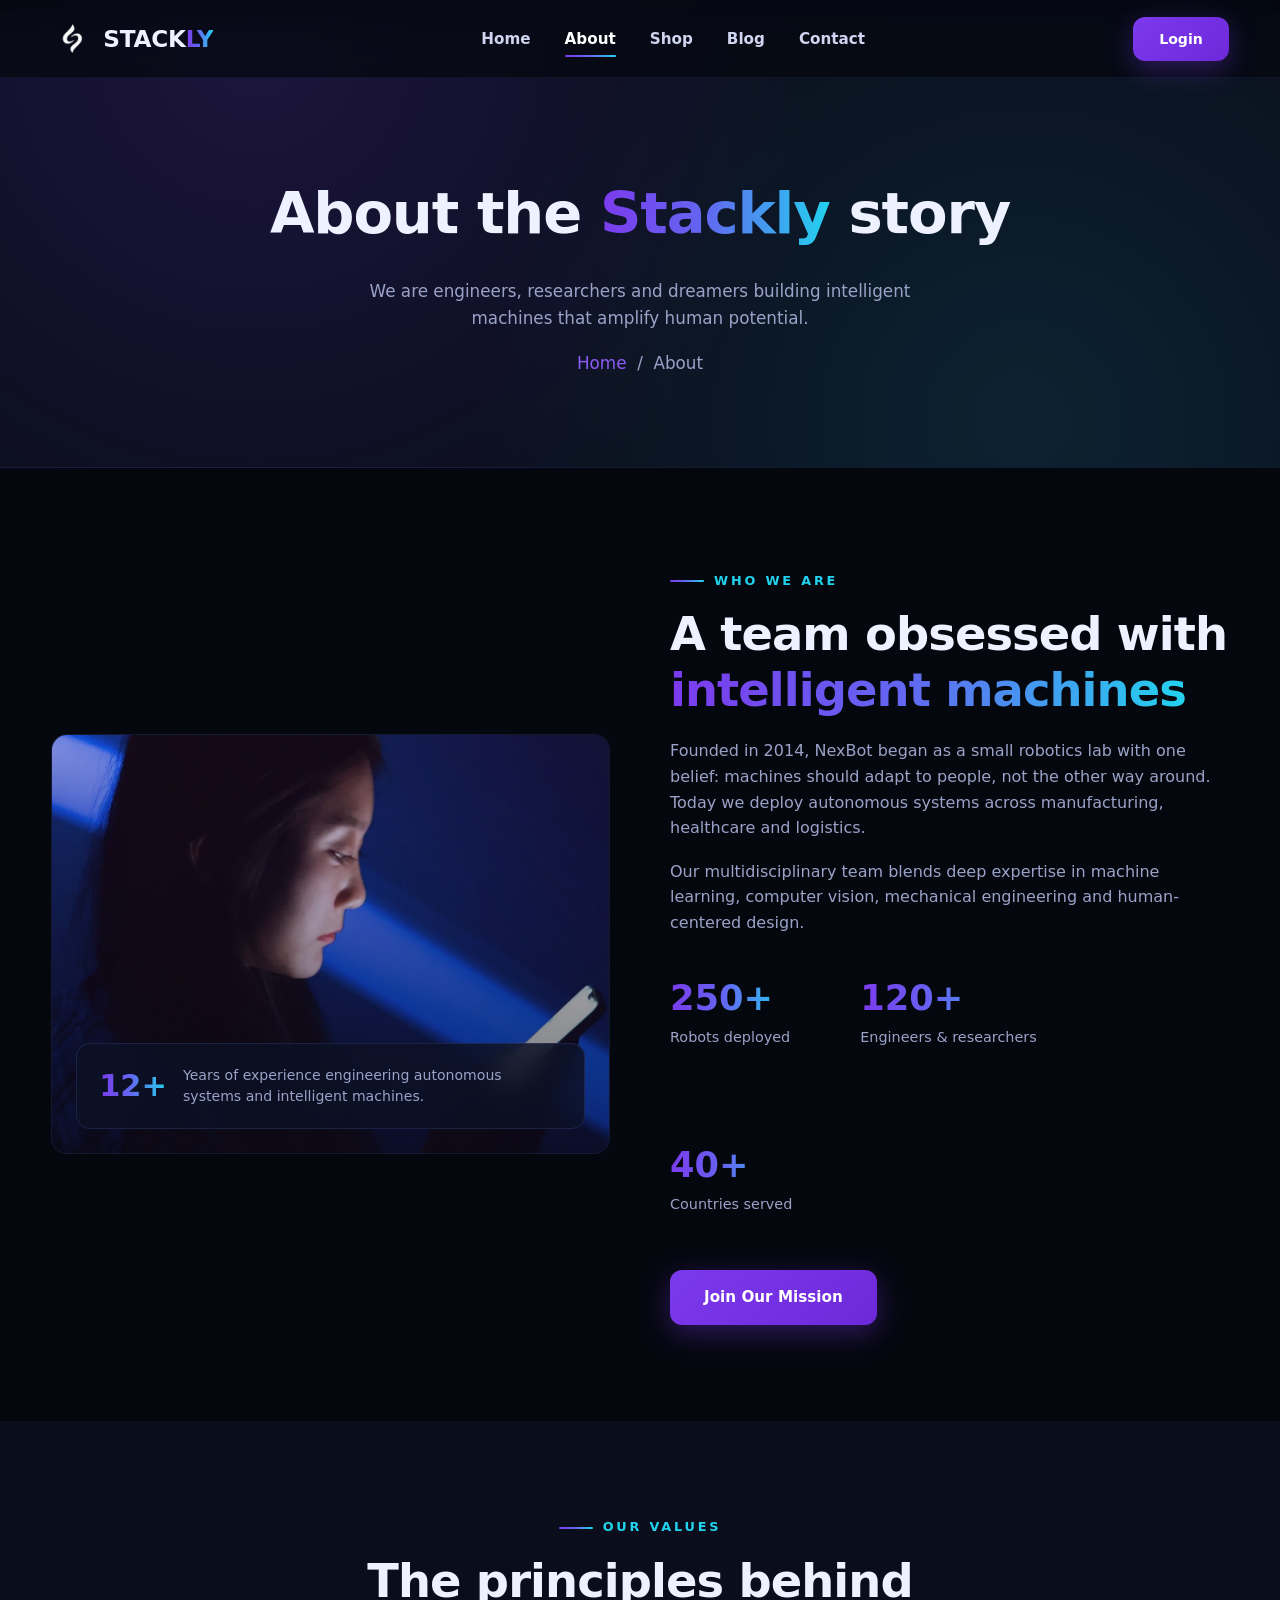
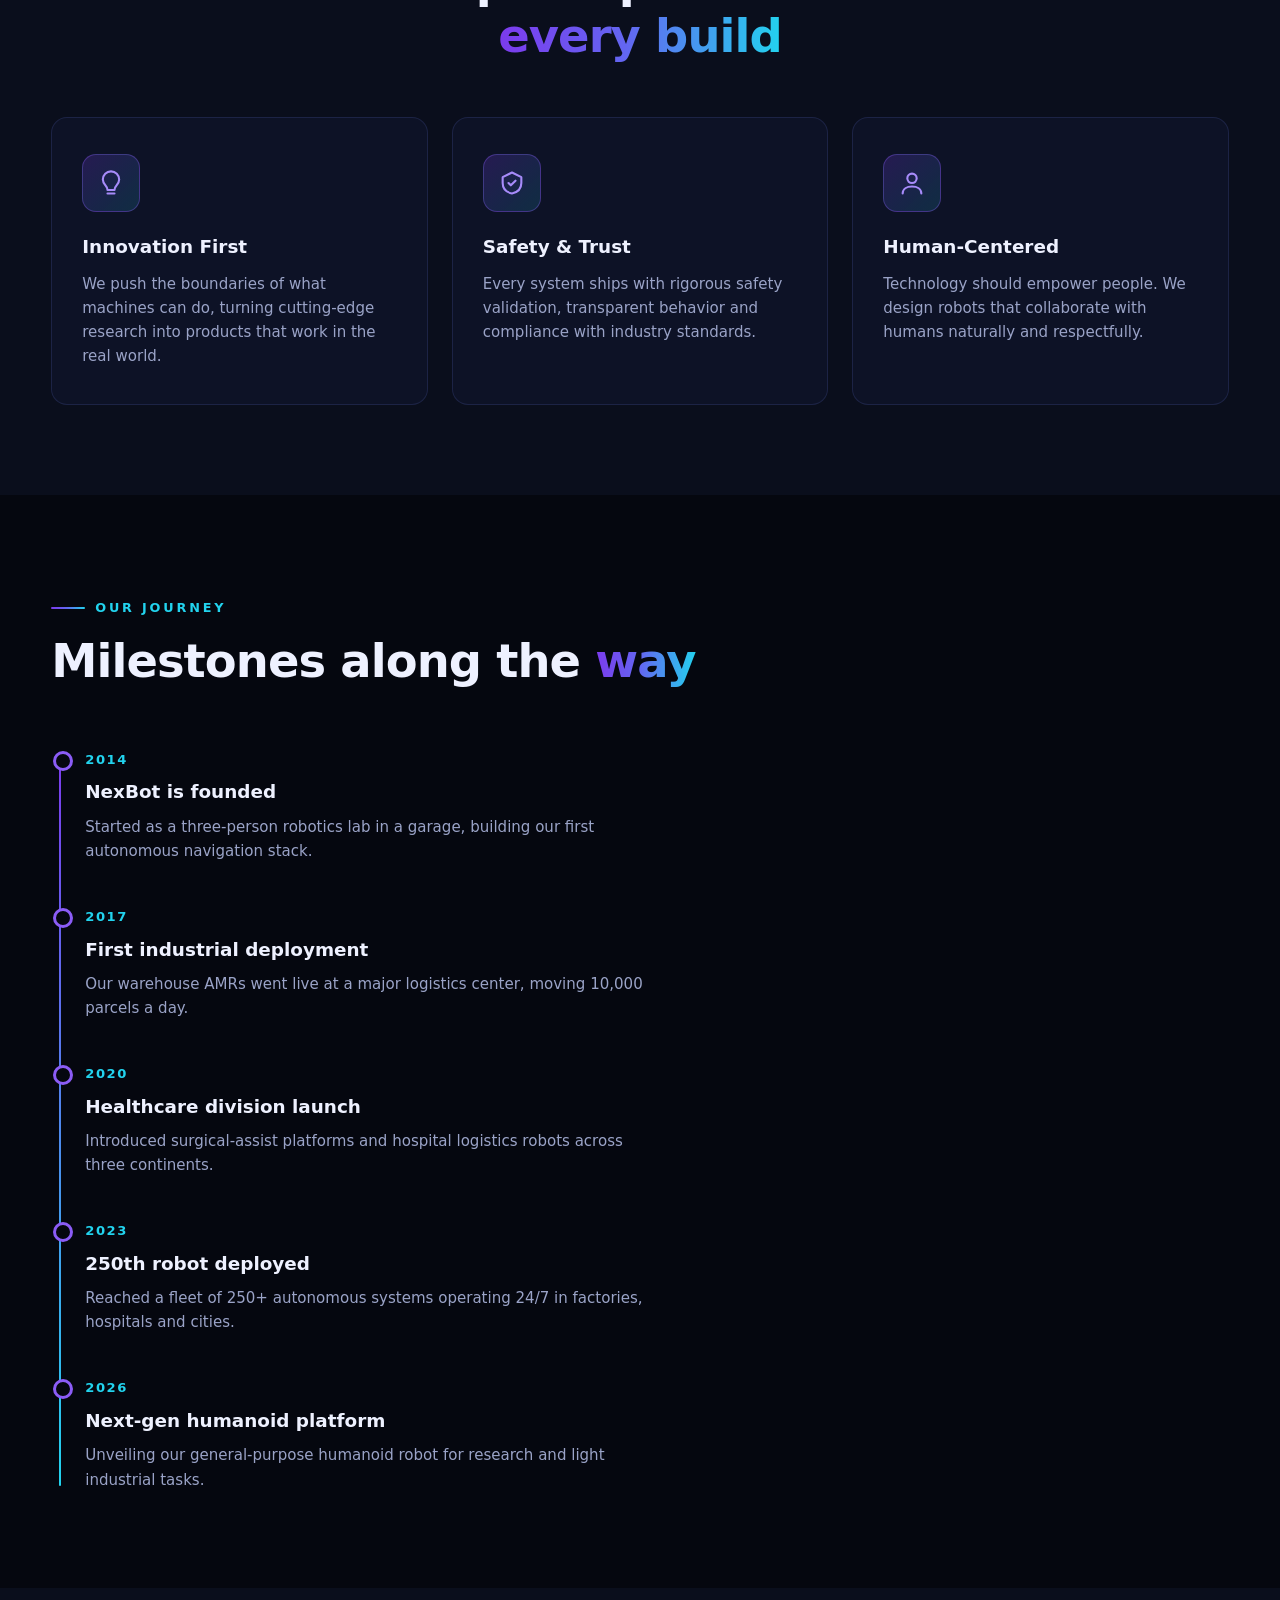
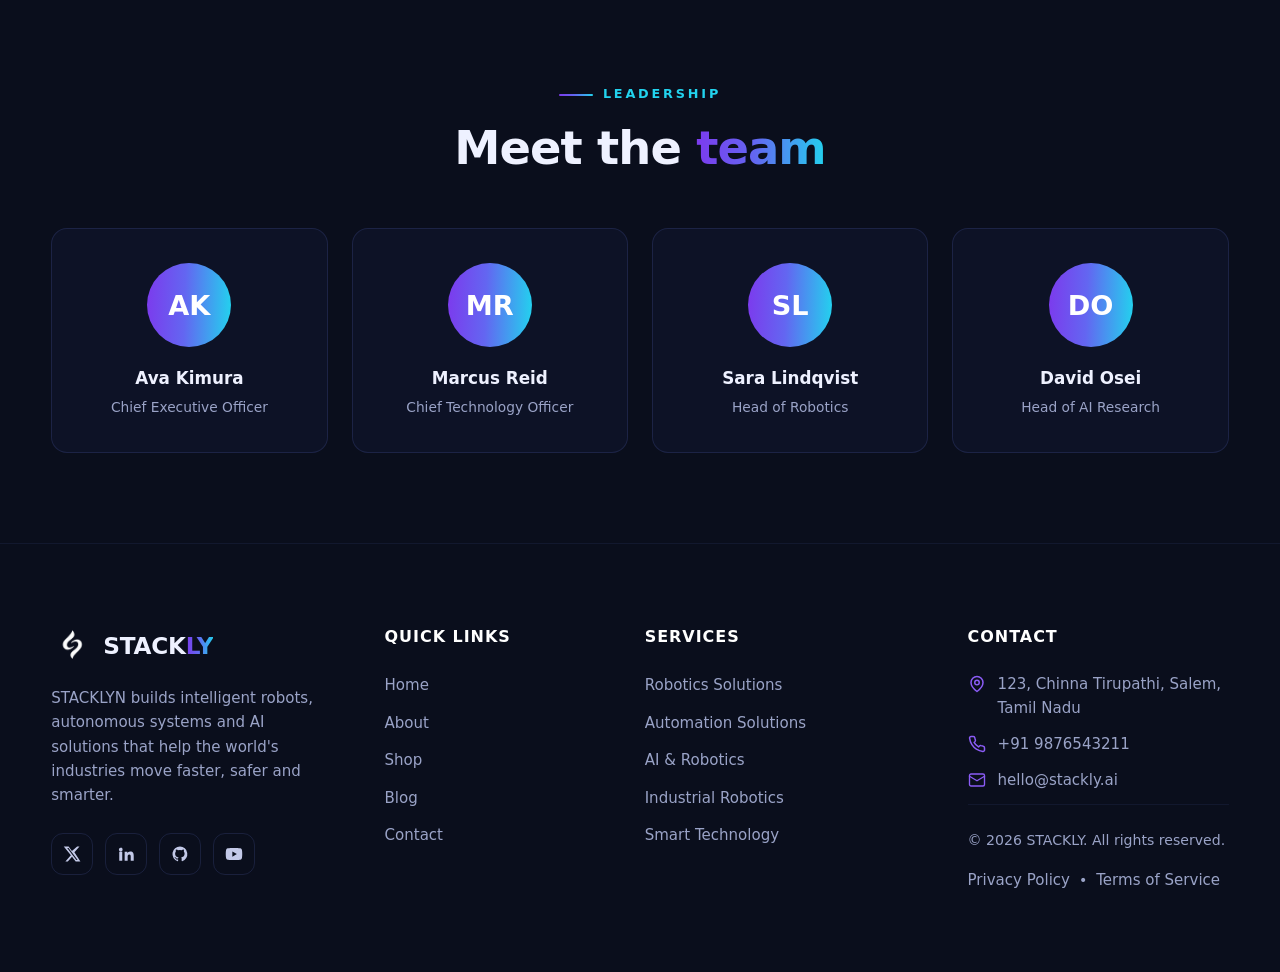
<file: about.html>
<!DOCTYPE html>
<html lang="en">
<head>
<meta charset="UTF-8">
<meta name="viewport" content="width=device-width, initial-scale=1.0">
<title>About — NexBot</title>
<meta name="description" content="About — NexBot AI &amp; Robotics Technology.">
<link rel="stylesheet" href="style.css">
</head>
<body>
<header class="site-header">
  <div class="container header-inner">
    <a href="index.html" class="logo" aria-label="STACKLYN home">
      <img src="logoo%20-%20Copy.webp" alt="">
      <span class="logo-text">STACK<span>LY</span></span>
    </a>
    <nav class="main-nav" aria-label="Primary">
      <a href="index.html">Home</a>
      <a href="about.html" class="active">About</a>
      <a href="shop.html">Shop</a>
      <a href="blog.html">Blog</a>
      <a href="contact.html">Contact</a>
    </nav>
    <div class="header-actions">
      <a href="log.html" class="btn btn-primary btn-sm">Login</a>
      <button class="menu-toggle" id="menuToggle" aria-label="Toggle menu" aria-expanded="false">
        <svg class="icon-open" viewBox="0 0 24 24" fill="none" stroke-width="2.4" stroke-linecap="round"><path d="M4 7h16M4 12h16M4 17h16"/></svg>
        <svg class="icon-close" viewBox="0 0 24 24" fill="none" stroke-width="2.4" stroke-linecap="round"><path d="M6 6l12 12M18 6L6 18"/></svg>
      </button>
    </div>
  </div>
</header>
<nav class="mobile-nav" id="mobileNav" aria-label="Mobile">
  <a href="index.html">Home</a>
      <a href="about.html" class="active">About</a>
      <a href="shop.html">Shop</a>
      <a href="blog.html">Blog</a>
      <a href="contact.html">Contact</a>
  <a href="log.html" class="btn btn-primary">Login</a>
</nav>
<section class="page-hero">
  <div class="container reveal visible">
    <h1>About the <span class="grad-text">Stackly</span> story</h1>
    <p>We are engineers, researchers and dreamers building intelligent machines that amplify human potential.</p>
    <p class="breadcrumb"><a href="index.html">Home</a> &nbsp;/&nbsp; About</p>
  </div>
</section>
<section>
  <div class="container about-wrap">
    <div class="about-media reveal">
      <img src="img16.webp" alt="Engineers collaborating at a computer" loading="lazy">
      <div class="badge-float">
        <span class="num">12+</span>
        <p>Years of experience engineering autonomous systems and intelligent machines.</p>
      </div>
    </div>
    <div class="about-copy reveal d1">
      <span class="eyebrow">Who We Are</span>
      <h2 class="section-title">A team obsessed with <span class="grad-text">intelligent machines</span></h2>
      <p>Founded in 2014, NexBot began as a small robotics lab with one belief: machines should adapt to people, not the other way around. Today we deploy autonomous systems across manufacturing, healthcare and logistics.</p>
      <p>Our multidisciplinary team blends deep expertise in machine learning, computer vision, mechanical engineering and human-centered design.</p>
      <div class="hero-stats" style="margin-top:34px">
        <div class="stat"><h3>250+</h3><p>Robots deployed</p></div>
        <div class="stat"><h3>120+</h3><p>Engineers &amp; researchers</p></div>
        <div class="stat"><h3>40+</h3><p>Countries served</p></div>
      </div>
      <a href="404.html" class="btn btn-primary" style="margin-top:36px">Join Our Mission</a>
    </div>
  </div>
</section>

<section class="choose" style="padding:90px 0">
  <div class="container">
    <div class="reveal" style="text-align:center;max-width:680px;margin:0 auto">
      <span class="eyebrow" style="justify-content:center">Our Values</span>
      <h2 class="section-title">The principles behind <span class="grad-text">every build</span></h2>
    </div>
    <div class="values-grid">
      <div class="value-card reveal">
        <div class="feature-icon"><svg viewBox="0 0 24 24" fill="none" stroke-width="1.8" stroke-linecap="round" stroke-linejoin="round"><path d="M12 2a7 7 0 0 1 7 7c0 2.4-1.2 4.2-2.6 5.6-.9.9-1.4 2-1.4 3.4H9c0-1.4-.5-2.5-1.4-3.4C6.2 13.2 5 11.4 5 9a7 7 0 0 1 7-7Z"/><path d="M9 21h6"/></svg></div>
        <h3>Innovation First</h3>
        <p>We push the boundaries of what machines can do, turning cutting-edge research into products that work in the real world.</p>
      </div>
      <div class="value-card reveal d1">
        <div class="feature-icon"><svg viewBox="0 0 24 24" fill="none" stroke-width="1.8" stroke-linecap="round" stroke-linejoin="round"><path d="M12 3l8 4v5c0 5-3.5 8-8 9-4.5-1-8-4-8-9V7l8-4Z"/><path d="m9 12 2 2 4-4"/></svg></div>
        <h3>Safety &amp; Trust</h3>
        <p>Every system ships with rigorous safety validation, transparent behavior and compliance with industry standards.</p>
      </div>
      <div class="value-card reveal d2">
        <div class="feature-icon"><svg viewBox="0 0 24 24" fill="none" stroke-width="1.8" stroke-linecap="round" stroke-linejoin="round"><circle cx="12" cy="8" r="4"/><path d="M4 21c0-4 3.6-6 8-6s8 2 8 6"/></svg></div>
        <h3>Human-Centered</h3>
        <p>Technology should empower people. We design robots that collaborate with humans naturally and respectfully.</p>
      </div>
    </div>
  </div>
</section>

<section>
  <div class="container">
    <div class="reveal">
      <span class="eyebrow">Our Journey</span>
      <h2 class="section-title">Milestones along the <span class="grad-text">way</span></h2>
    </div>
    <div class="timeline reveal d1">
      <div class="timeline-item"><span class="year">2014</span><h3>NexBot is founded</h3><p>Started as a three-person robotics lab in a garage, building our first autonomous navigation stack.</p></div>
      <div class="timeline-item"><span class="year">2017</span><h3>First industrial deployment</h3><p>Our warehouse AMRs went live at a major logistics center, moving 10,000 parcels a day.</p></div>
      <div class="timeline-item"><span class="year">2020</span><h3>Healthcare division launch</h3><p>Introduced surgical-assist platforms and hospital logistics robots across three continents.</p></div>
      <div class="timeline-item"><span class="year">2023</span><h3>250th robot deployed</h3><p>Reached a fleet of 250+ autonomous systems operating 24/7 in factories, hospitals and cities.</p></div>
      <div class="timeline-item"><span class="year">2026</span><h3>Next-gen humanoid platform</h3><p>Unveiling our general-purpose humanoid robot for research and light industrial tasks.</p></div>
    </div>
  </div>
</section>

<section class="blog" style="padding:90px 0">
  <div class="container">
    <div class="reveal" style="text-align:center;max-width:680px;margin:0 auto">
      <span class="eyebrow" style="justify-content:center">Leadership</span>
      <h2 class="section-title">Meet the <span class="grad-text">team</span></h2>
    </div>
    <div class="team-grid">
      <div class="team-card reveal"><span class="avatar">AK</span><h3>Ava Kimura</h3><p>Chief Executive Officer</p></div>
      <div class="team-card reveal d1"><span class="avatar">MR</span><h3>Marcus Reid</h3><p>Chief Technology Officer</p></div>
      <div class="team-card reveal d2"><span class="avatar">SL</span><h3>Sara Lindqvist</h3><p>Head of Robotics</p></div>
      <div class="team-card reveal d3"><span class="avatar">DO</span><h3>David Osei</h3><p>Head of AI Research</p></div>
    </div>
  </div>
</section>


<footer class="site-footer">
  <div class="container">
    <div class="footer-grid">
      <div class="footer-brand">
        <a href="index.html" class="logo" aria-label="STACKLYN home">
          <img src="logoo%20-%20Copy.webp" alt="">
          <span class="logo-text">STACK<span>LY</span></span>
        </a>
        <p>STACKLYN builds intelligent robots, autonomous systems and AI solutions that help the world's industries move faster, safer and smarter.</p>
        <div class="footer-social">
          <a href="404.html" aria-label="X / Twitter"><svg viewBox="0 0 24 24"><path d="M18.9 2H22l-6.8 7.8L23.2 22h-6.3l-4.9-6.4L6.4 22H3.2l7.3-8.3L1 2h6.5l4.4 5.9L18.9 2Zm-1.1 18h1.7L7.4 3.9H5.6L17.8 20Z"/></svg></a>
          <a href="404.html" aria-label="LinkedIn"><svg viewBox="0 0 24 24"><path d="M4.98 3.5A2.5 2.5 0 1 1 5 8.5a2.5 2.5 0 0 1 0-5ZM3 9h4v12H3V9Zm7 0h3.8v1.7h.1c.5-1 1.8-2 3.7-2 4 0 4.7 2.6 4.7 6V21h-4v-5.5c0-1.3 0-3-1.9-3s-2.2 1.4-2.2 2.9V21h-4V9Z"/></svg></a>
          <a href="404.html" aria-label="GitHub"><svg viewBox="0 0 24 24"><path d="M12 2A10 10 0 0 0 8.8 21.5c.5.1.7-.2.7-.5v-1.7c-2.8.6-3.4-1.3-3.4-1.3-.5-1.2-1.1-1.5-1.1-1.5-.9-.6.1-.6.1-.6 1 .1 1.5 1 1.5 1 .9 1.5 2.3 1.1 2.9.8.1-.6.3-1.1.6-1.3-2.2-.3-4.6-1.1-4.6-5 0-1.1.4-2 1-2.7-.1-.2-.4-1.2.1-2.6 0 0 .8-.3 2.7 1a9.4 9.4 0 0 1 5 0c1.9-1.3 2.7-1 2.7-1 .5 1.4.2 2.4.1 2.6.6.7 1 1.6 1 2.7 0 3.9-2.4 4.7-4.6 5 .4.3.7.9.7 1.9V21c0 .3.2.6.7.5A10 10 0 0 0 12 2Z"/></svg></a>
          <a href="404.html" aria-label="YouTube"><svg viewBox="0 0 24 24"><path d="M23 12s0-3.9-.5-5.6c-.3-1-1-1.7-2-2C18.8 4 12 4 12 4s-6.8 0-8.5.4c-1 .3-1.7 1-2 2C1 8.1 1 12 1 12s0 3.9.5 5.6c.3 1 1 1.7 2 2 1.7.4 8.5.4 8.5.4s6.8 0 8.5-.4c1-.3 1.7-1 2-2 .5-1.7.5-5.6.5-5.6ZM9.8 15.5v-7l6 3.5-6 3.5Z"/></svg></a>
        </div>
      </div>
      <div class="footer-col">
        <h4>Quick Links</h4>
        <ul>
          <li><a href="index.html">Home</a></li>
          <li><a href="about.html">About</a></li>
          <li><a href="shop.html">Shop</a></li>
          <li><a href="blog.html">Blog</a></li>
          <li><a href="contact.html">Contact</a></li>
        </ul>
      </div>
      <div class="footer-col">
        <h4>Services</h4>
        <ul>
          <li><a href="404.html">Robotics Solutions</a></li>
          <li><a href="404.html">Automation Solutions</a></li>
          <li><a href="404.html">AI &amp; Robotics</a></li>
          <li><a href="404.html">Industrial Robotics</a></li>
          <li><a href="404.html">Smart Technology</a></li>
        </ul>
      </div>
      <div class="footer-col">
        <h4>Contact</h4>
        <ul class="footer-contact">
          <li><svg viewBox="0 0 24 24" fill="none" stroke-width="2" stroke-linecap="round" stroke-linejoin="round"><path d="M20 10c0 6-8 12-8 12S4 16 4 10a8 8 0 1 1 16 0Z"/><circle cx="12" cy="10" r="3"/></svg>123, Chinna Tirupathi, Salem, Tamil Nadu</li>
          <li><svg viewBox="0 0 24 24" fill="none" stroke-width="2" stroke-linecap="round" stroke-linejoin="round"><path d="M22 16.9v3a2 2 0 0 1-2.2 2 19.8 19.8 0 0 1-8.6-3.1 19.5 19.5 0 0 1-6-6A19.8 19.8 0 0 1 2.1 4.2 2 2 0 0 1 4.1 2h3a2 2 0 0 1 2 1.7c.1 1 .4 2 .7 2.8a2 2 0 0 1-.4 2.1L8.1 9.9a16 16 0 0 0 6 6l1.3-1.3a2 2 0 0 1 2.1-.4c.9.3 1.9.5 2.8.7a2 2 0 0 1 1.7 2Z"/></svg>+91 9876543211</li>
       
<li class="email-contact">
  <svg viewBox="0 0 24 24"
       fill="none"
       stroke="currentColor"
       stroke-width="1.8"
       stroke-linecap="round"
       stroke-linejoin="round"
       width="20"
       height="20"
       aria-hidden="true">
    <rect x="2" y="4" width="20" height="16" rx="2"></rect>
    <path d="m22 7-10 6L2 7"></path>
  </svg>

  <a href="mailto:hello@stackly.ai">
    hello@stackly.ai
  </a>
</li>

    <div class="footer-bottom">
      <span>&copy; 2026 STACKLY. All rights reserved.</span>
      <span><a href="404.html">Privacy Policy</a> &nbsp;&bull;&nbsp; <a href="404.html">Terms of Service</a></span>
    </div>
  </div>
</footer>
<button class="to-top" id="toTop" aria-label="Back to top">
  <svg viewBox="0 0 24 24" fill="none" stroke-linecap="round" stroke-linejoin="round"><path d="M12 19V5M5 12l7-7 7 7"/></svg>
</button>

<script>
const menuToggle = document.getElementById('menuToggle');
const mobileNav  = document.getElementById('mobileNav');
menuToggle.addEventListener('click', () => {
  const open = mobileNav.classList.toggle('open');
  menuToggle.classList.toggle('open', open);
  menuToggle.setAttribute('aria-expanded', open);
  document.body.style.overflow = open ? 'hidden' : '';
});
mobileNav.querySelectorAll('a').forEach(a => a.addEventListener('click', () => {
  mobileNav.classList.remove('open');
  menuToggle.classList.remove('open');
  menuToggle.setAttribute('aria-expanded', 'false');
  document.body.style.overflow = '';
}));
const observer = new IntersectionObserver(entries => {
  entries.forEach(e => { if (e.isIntersecting) { e.target.classList.add('visible'); observer.unobserve(e.target); } });
}, { threshold: 0.12 });
document.querySelectorAll('.reveal').forEach(el => observer.observe(el));
const toTop = document.getElementById('toTop');
window.addEventListener('scroll', () => { toTop.classList.toggle('show', window.scrollY > 500); }, { passive: true });
toTop.addEventListener('click', () => window.scrollTo({ top: 0, behavior: 'smooth' }));
</script>
</body>
</html>
</file>
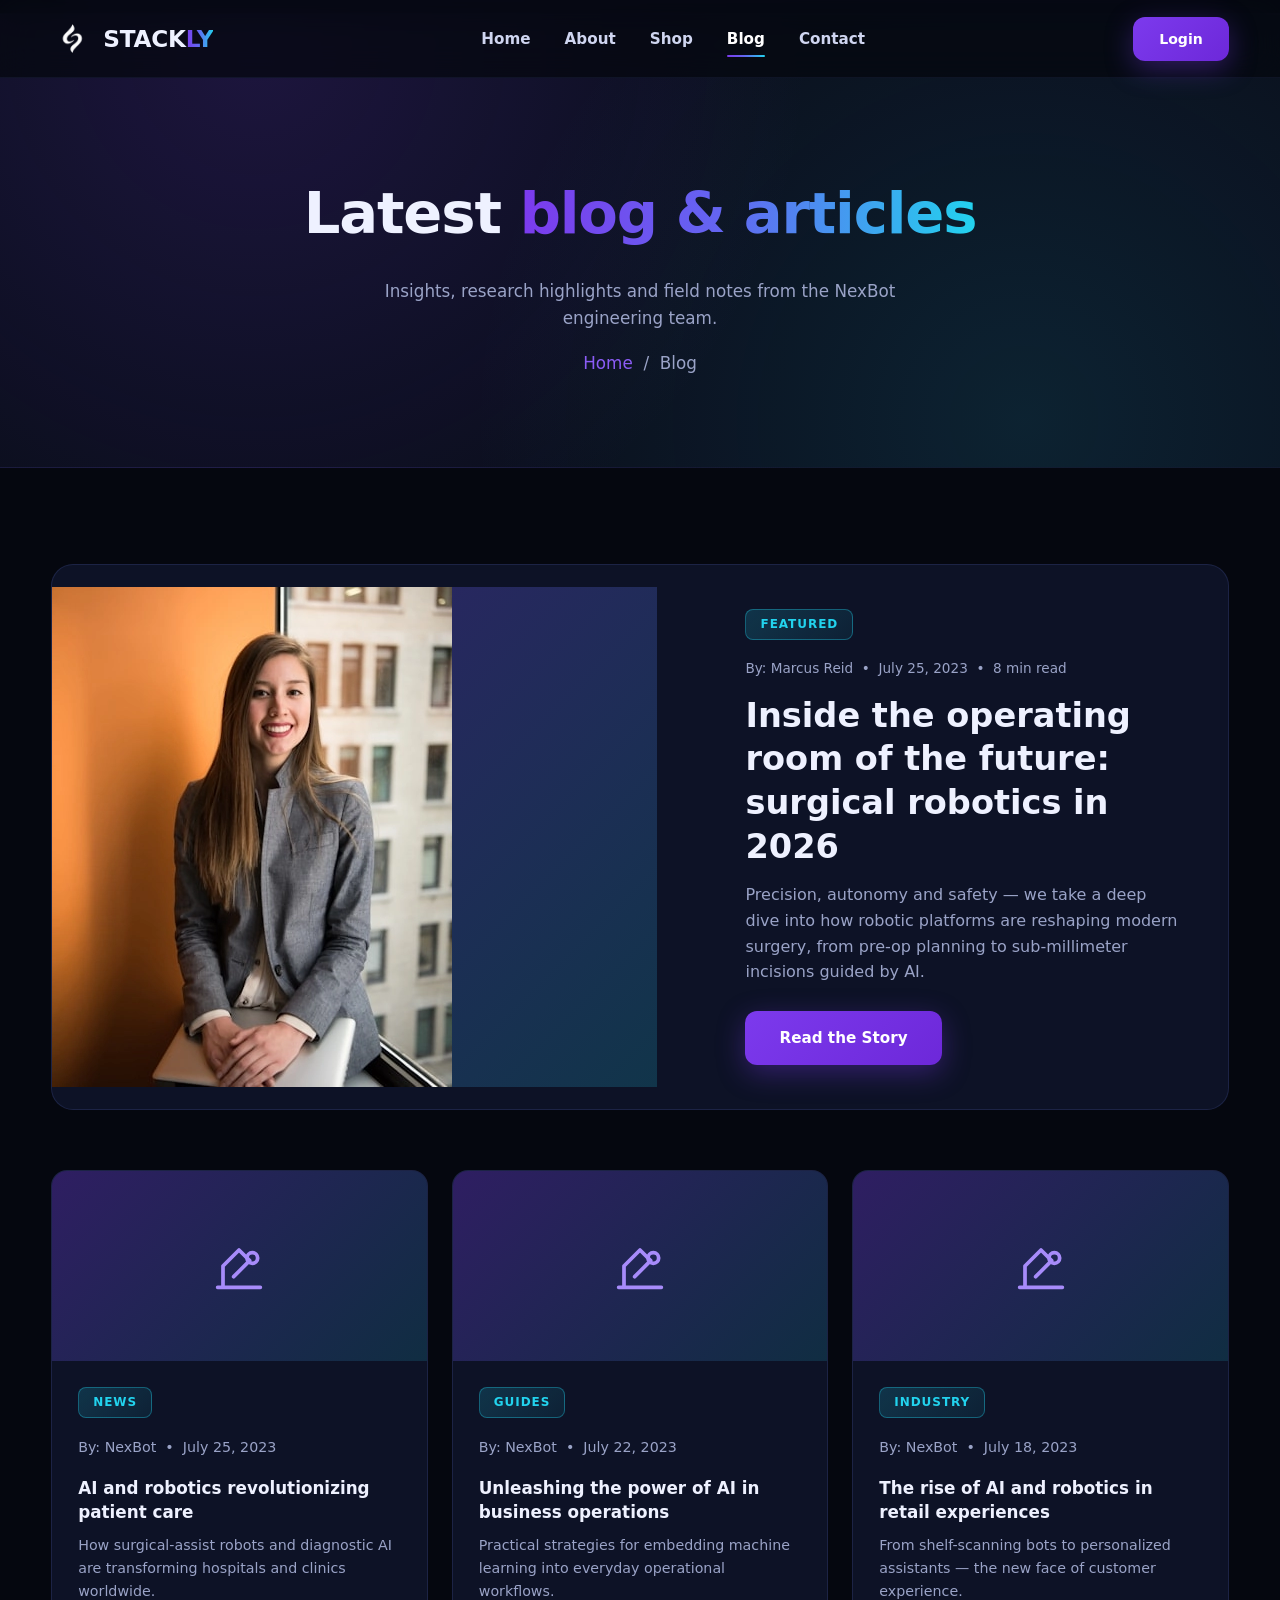
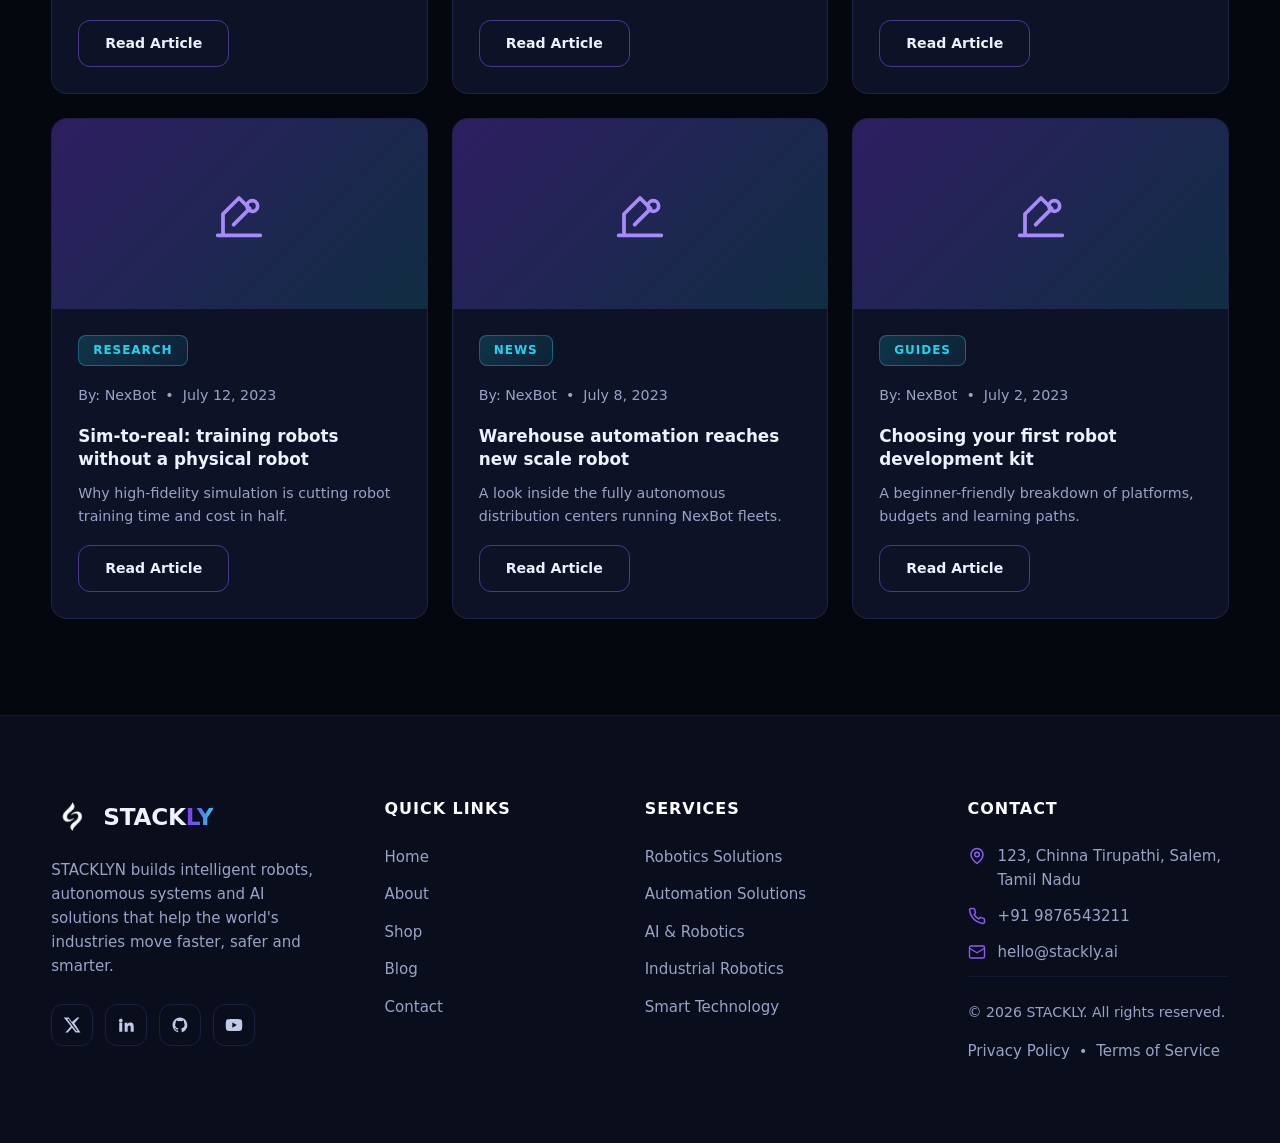
<file: blog.html>
<!DOCTYPE html>
<html lang="en">
<head>
<meta charset="UTF-8">
<meta name="viewport" content="width=device-width, initial-scale=1.0">
<title>Blog — NexBot</title>
<meta name="description" content="Blog — NexBot AI &amp; Robotics Technology.">
<link rel="stylesheet" href="style.css">
</head>
<body>
<header class="site-header">
  <div class="container header-inner">
    <a href="index.html" class="logo" aria-label="STACKLYN home">
      <img src="logoo - Copy.webp" alt="">
      <span class="logo-text">STACK<span>LY</span></span>
    </a>
    <nav class="main-nav" aria-label="Primary">
      <a href="index.html">Home</a>
      <a href="about.html">About</a>
      <a href="shop.html">Shop</a>
      <a href="blog.html" class="active">Blog</a>
      <a href="contact.html">Contact</a>
    </nav>
    <div class="header-actions">
      <a href="log.html" class="btn btn-primary btn-sm">Login</a>
      <button class="menu-toggle" id="menuToggle" aria-label="Toggle menu" aria-expanded="false">
        <svg class="icon-open" viewBox="0 0 24 24" fill="none" stroke-width="2.4" stroke-linecap="round"><path d="M4 7h16M4 12h16M4 17h16"/></svg>
        <svg class="icon-close" viewBox="0 0 24 24" fill="none" stroke-width="2.4" stroke-linecap="round"><path d="M6 6l12 12M18 6L6 18"/></svg>
      </button>
    </div>
  </div>
</header>
<nav class="mobile-nav" id="mobileNav" aria-label="Mobile">
  <a href="index.html">Home</a>
      <a href="about.html">About</a>
      <a href="shop.html">Shop</a>
      <a href="blog.html" class="active">Blog</a>
      <a href="contact.html">Contact</a>
  <a href="log.html" class="btn btn-primary">Login</a>
</nav>
<section class="page-hero">
  <div class="container reveal visible">
    <h1>Latest <span class="grad-text">blog &amp; articles</span></h1>
    <p>Insights, research highlights and field notes from the NexBot engineering team.</p>
    <p class="breadcrumb"><a href="index.html">Home</a> &nbsp;/&nbsp; Blog</p>
  </div>
</section>
<section>
  <div class="container">
    <div class="blog-featured reveal">

<div class="feat-media">
  <img
    src="12img.webp"
    alt="Surgical robotics in the operating room"
  >
</div>
      <div class="feat-body">
        <span class="tag">Featured</span>
        <p class="blog-meta">By: Marcus Reid &nbsp;&bull;&nbsp; July 25, 2023 &nbsp;&bull;&nbsp; 8 min read</p>
        <h2>Inside the operating room of the future: surgical robotics in 2026</h2>
        <p>Precision, autonomy and safety — we take a deep dive into how robotic platforms are reshaping modern surgery, from pre-op planning to sub-millimeter incisions guided by AI.</p>
        <a href="404.html" class="btn btn-primary" style="margin-top:26px">Read the Story</a>
      </div>
    </div>
    <div class="article-row">
      <article class="article-card reveal">
        <div class="article-thumb"><svg viewBox="0 0 24 24" fill="none" stroke-linecap="round" stroke-linejoin="round"><path d="M4 20h16M6 20V12l6-6 4 4-6 6"/><circle cx="17" cy="9" r="2"/></svg></div>
        <div class="article-body">
          <span class="tag">News</span>
          <p class="blog-meta">By: NexBot &nbsp;&bull;&nbsp; July 25, 2023</p>
          <h3>AI and robotics revolutionizing patient care</h3><p>How surgical-assist robots and diagnostic AI are transforming hospitals and clinics worldwide.</p>
          <a href="404.html" class="btn btn-ghost btn-sm">Read Article</a>
        </div>
      </article><article class="article-card reveal d1">
        <div class="article-thumb"><svg viewBox="0 0 24 24" fill="none" stroke-linecap="round" stroke-linejoin="round"><path d="M4 20h16M6 20V12l6-6 4 4-6 6"/><circle cx="17" cy="9" r="2"/></svg></div>
        <div class="article-body">
          <span class="tag">Guides</span>
          <p class="blog-meta">By: NexBot &nbsp;&bull;&nbsp; July 22, 2023</p>
          <h3>Unleashing the power of AI in business operations</h3><p>Practical strategies for embedding machine learning into everyday operational workflows.</p>
          <a href="404.html" class="btn btn-ghost btn-sm">Read Article</a>
        </div>
      </article><article class="article-card reveal d2">
        <div class="article-thumb"><svg viewBox="0 0 24 24" fill="none" stroke-linecap="round" stroke-linejoin="round"><path d="M4 20h16M6 20V12l6-6 4 4-6 6"/><circle cx="17" cy="9" r="2"/></svg></div>
        <div class="article-body">
          <span class="tag">Industry</span>
          <p class="blog-meta">By: NexBot &nbsp;&bull;&nbsp; July 18, 2023</p>
          <h3>The rise of AI and robotics in retail experiences</h3><p>From shelf-scanning bots to personalized assistants — the new face of customer experience.</p>
          <a href="404.html" class="btn btn-ghost btn-sm">Read Article</a>
        </div>
      </article><article class="article-card reveal">
        <div class="article-thumb"><svg viewBox="0 0 24 24" fill="none" stroke-linecap="round" stroke-linejoin="round"><path d="M4 20h16M6 20V12l6-6 4 4-6 6"/><circle cx="17" cy="9" r="2"/></svg></div>
        <div class="article-body">
          <span class="tag">Research</span>
          <p class="blog-meta">By: NexBot &nbsp;&bull;&nbsp; July 12, 2023</p>
          <h3>Sim-to-real: training robots without a physical robot</h3><p>Why high-fidelity simulation is cutting robot training time and cost in half.</p>
          <a href="404.html" class="btn btn-ghost btn-sm">Read Article</a>
        </div>
      </article><article class="article-card reveal d1">
        <div class="article-thumb"><svg viewBox="0 0 24 24" fill="none" stroke-linecap="round" stroke-linejoin="round"><path d="M4 20h16M6 20V12l6-6 4 4-6 6"/><circle cx="17" cy="9" r="2"/></svg></div>
        <div class="article-body">
          <span class="tag">News</span>
          <p class="blog-meta">By: NexBot &nbsp;&bull;&nbsp; July 8, 2023</p>
          <h3>Warehouse automation reaches new scale robot</h3><p>A look inside the fully autonomous distribution centers running NexBot fleets.</p>
          <a href="404.html" class="btn btn-ghost btn-sm">Read Article</a>
        </div>
      </article><article class="article-card reveal d2">
        <div class="article-thumb"><svg viewBox="0 0 24 24" fill="none" stroke-linecap="round" stroke-linejoin="round"><path d="M4 20h16M6 20V12l6-6 4 4-6 6"/><circle cx="17" cy="9" r="2"/></svg></div>
        <div class="article-body">
          <span class="tag">Guides</span>
          <p class="blog-meta">By: NexBot &nbsp;&bull;&nbsp; July 2, 2023</p>
          <h3>Choosing your first robot development kit</h3><p>A beginner-friendly breakdown of platforms, budgets and learning paths.</p>
          <a href="404.html" class="btn btn-ghost btn-sm">Read Article</a>
        </div>
      </article>
    </div>
  </div>
</section>


<footer class="site-footer">
  <div class="container">
    <div class="footer-grid">
      <div class="footer-brand">
        <a href="index.html" class="logo" aria-label="STACKLYN home">
          <img src="logoo - Copy.webp" alt="">
          <span class="logo-text">STACK<span>LY</span></span>
        </a>
        <p>STACKLYN builds intelligent robots, autonomous systems and AI solutions that help the world's industries move faster, safer and smarter.</p>
        <div class="footer-social">
          <a href="404.html" aria-label="X / Twitter"><svg viewBox="0 0 24 24"><path d="M18.9 2H22l-6.8 7.8L23.2 22h-6.3l-4.9-6.4L6.4 22H3.2l7.3-8.3L1 2h6.5l4.4 5.9L18.9 2Zm-1.1 18h1.7L7.4 3.9H5.6L17.8 20Z"/></svg></a>
          <a href="404.html" aria-label="LinkedIn"><svg viewBox="0 0 24 24"><path d="M4.98 3.5A2.5 2.5 0 1 1 5 8.5a2.5 2.5 0 0 1 0-5ZM3 9h4v12H3V9Zm7 0h3.8v1.7h.1c.5-1 1.8-2 3.7-2 4 0 4.7 2.6 4.7 6V21h-4v-5.5c0-1.3 0-3-1.9-3s-2.2 1.4-2.2 2.9V21h-4V9Z"/></svg></a>
          <a href="404.html" aria-label="GitHub"><svg viewBox="0 0 24 24"><path d="M12 2A10 10 0 0 0 8.8 21.5c.5.1.7-.2.7-.5v-1.7c-2.8.6-3.4-1.3-3.4-1.3-.5-1.2-1.1-1.5-1.1-1.5-.9-.6.1-.6.1-.6 1 .1 1.5 1 1.5 1 .9 1.5 2.3 1.1 2.9.8.1-.6.3-1.1.6-1.3-2.2-.3-4.6-1.1-4.6-5 0-1.1.4-2 1-2.7-.1-.2-.4-1.2.1-2.6 0 0 .8-.3 2.7 1a9.4 9.4 0 0 1 5 0c1.9-1.3 2.7-1 2.7-1 .5 1.4.2 2.4.1 2.6.6.7 1 1.6 1 2.7 0 3.9-2.4 4.7-4.6 5 .4.3.7.9.7 1.9V21c0 .3.2.6.7.5A10 10 0 0 0 12 2Z"/></svg></a>
          <a href="404.html" aria-label="YouTube"><svg viewBox="0 0 24 24"><path d="M23 12s0-3.9-.5-5.6c-.3-1-1-1.7-2-2C18.8 4 12 4 12 4s-6.8 0-8.5.4c-1 .3-1.7 1-2 2C1 8.1 1 12 1 12s0 3.9.5 5.6c.3 1 1 1.7 2 2 1.7.4 8.5.4 8.5.4s6.8 0 8.5-.4c1-.3 1.7-1 2-2 .5-1.7.5-5.6.5-5.6ZM9.8 15.5v-7l6 3.5-6 3.5Z"/></svg></a>
        </div>
      </div>
      <div class="footer-col">
        <h4>Quick Links</h4>
        <ul>
          <li><a href="index.html">Home</a></li>
          <li><a href="about.html">About</a></li>
          <li><a href="shop.html">Shop</a></li>
          <li><a href="blog.html">Blog</a></li>
          <li><a href="contact.html">Contact</a></li>
        </ul>
      </div>
      <div class="footer-col">
        <h4>Services</h4>
        <ul>
          <li><a href="404.html">Robotics Solutions</a></li>
          <li><a href="404.html">Automation Solutions</a></li>
          <li><a href="404.html">AI &amp; Robotics</a></li>
          <li><a href="404.html">Industrial Robotics</a></li>
          <li><a href="404.html">Smart Technology</a></li>
        </ul>
      </div>
      <div class="footer-col">
        <h4>Contact</h4>
        <ul class="footer-contact">
          <li><svg viewBox="0 0 24 24" fill="none" stroke-width="2" stroke-linecap="round" stroke-linejoin="round"><path d="M20 10c0 6-8 12-8 12S4 16 4 10a8 8 0 1 1 16 0Z"/><circle cx="12" cy="10" r="3"/></svg>123, Chinna Tirupathi, Salem, Tamil Nadu</li>
          <li><svg viewBox="0 0 24 24" fill="none" stroke-width="2" stroke-linecap="round" stroke-linejoin="round"><path d="M22 16.9v3a2 2 0 0 1-2.2 2 19.8 19.8 0 0 1-8.6-3.1 19.5 19.5 0 0 1-6-6A19.8 19.8 0 0 1 2.1 4.2 2 2 0 0 1 4.1 2h3a2 2 0 0 1 2 1.7c.1 1 .4 2 .7 2.8a2 2 0 0 1-.4 2.1L8.1 9.9a16 16 0 0 0 6 6l1.3-1.3a2 2 0 0 1 2.1-.4c.9.3 1.9.5 2.8.7a2 2 0 0 1 1.7 2Z"/></svg>+91 9876543211</li>
       
<li class="email-contact">
  <svg viewBox="0 0 24 24"
       fill="none"
       stroke="currentColor"
       stroke-width="1.8"
       stroke-linecap="round"
       stroke-linejoin="round"
       width="20"
       height="20"
       aria-hidden="true">
    <rect x="2" y="4" width="20" height="16" rx="2"></rect>
    <path d="m22 7-10 6L2 7"></path>
  </svg>

  <a href="mailto:hello@stackly.ai">
    hello@stackly.ai
  </a>
</li>

    <div class="footer-bottom">
      <span>&copy; 2026 STACKLY. All rights reserved.</span>
      <span><a href="404.html">Privacy Policy</a> &nbsp;&bull;&nbsp; <a href="404.html">Terms of Service</a></span>
    </div>
  </div>
<button class="to-top" id="toTop" aria-label="Back to top">
  <svg viewBox="0 0 24 24" fill="none" stroke-linecap="round" stroke-linejoin="round"><path d="M12 19V5M5 12l7-7 7 7"/></svg>
</button>

<script>
const menuToggle = document.getElementById('menuToggle');
const mobileNav  = document.getElementById('mobileNav');
menuToggle.addEventListener('click', () => {
  const open = mobileNav.classList.toggle('open');
  menuToggle.classList.toggle('open', open);
  menuToggle.setAttribute('aria-expanded', open);
  document.body.style.overflow = open ? 'hidden' : '';
});
mobileNav.querySelectorAll('a').forEach(a => a.addEventListener('click', () => {
  mobileNav.classList.remove('open');
  menuToggle.classList.remove('open');
  menuToggle.setAttribute('aria-expanded', 'false');
  document.body.style.overflow = '';
}));
const observer = new IntersectionObserver(entries => {
  entries.forEach(e => { if (e.isIntersecting) { e.target.classList.add('visible'); observer.unobserve(e.target); } });
}, { threshold: 0.12 });
document.querySelectorAll('.reveal').forEach(el => observer.observe(el));
const toTop = document.getElementById('toTop');
window.addEventListener('scroll', () => { toTop.classList.toggle('show', window.scrollY > 500); }, { passive: true });
toTop.addEventListener('click', () => window.scrollTo({ top: 0, behavior: 'smooth' }));
</script>
</body>
</html>
</file>
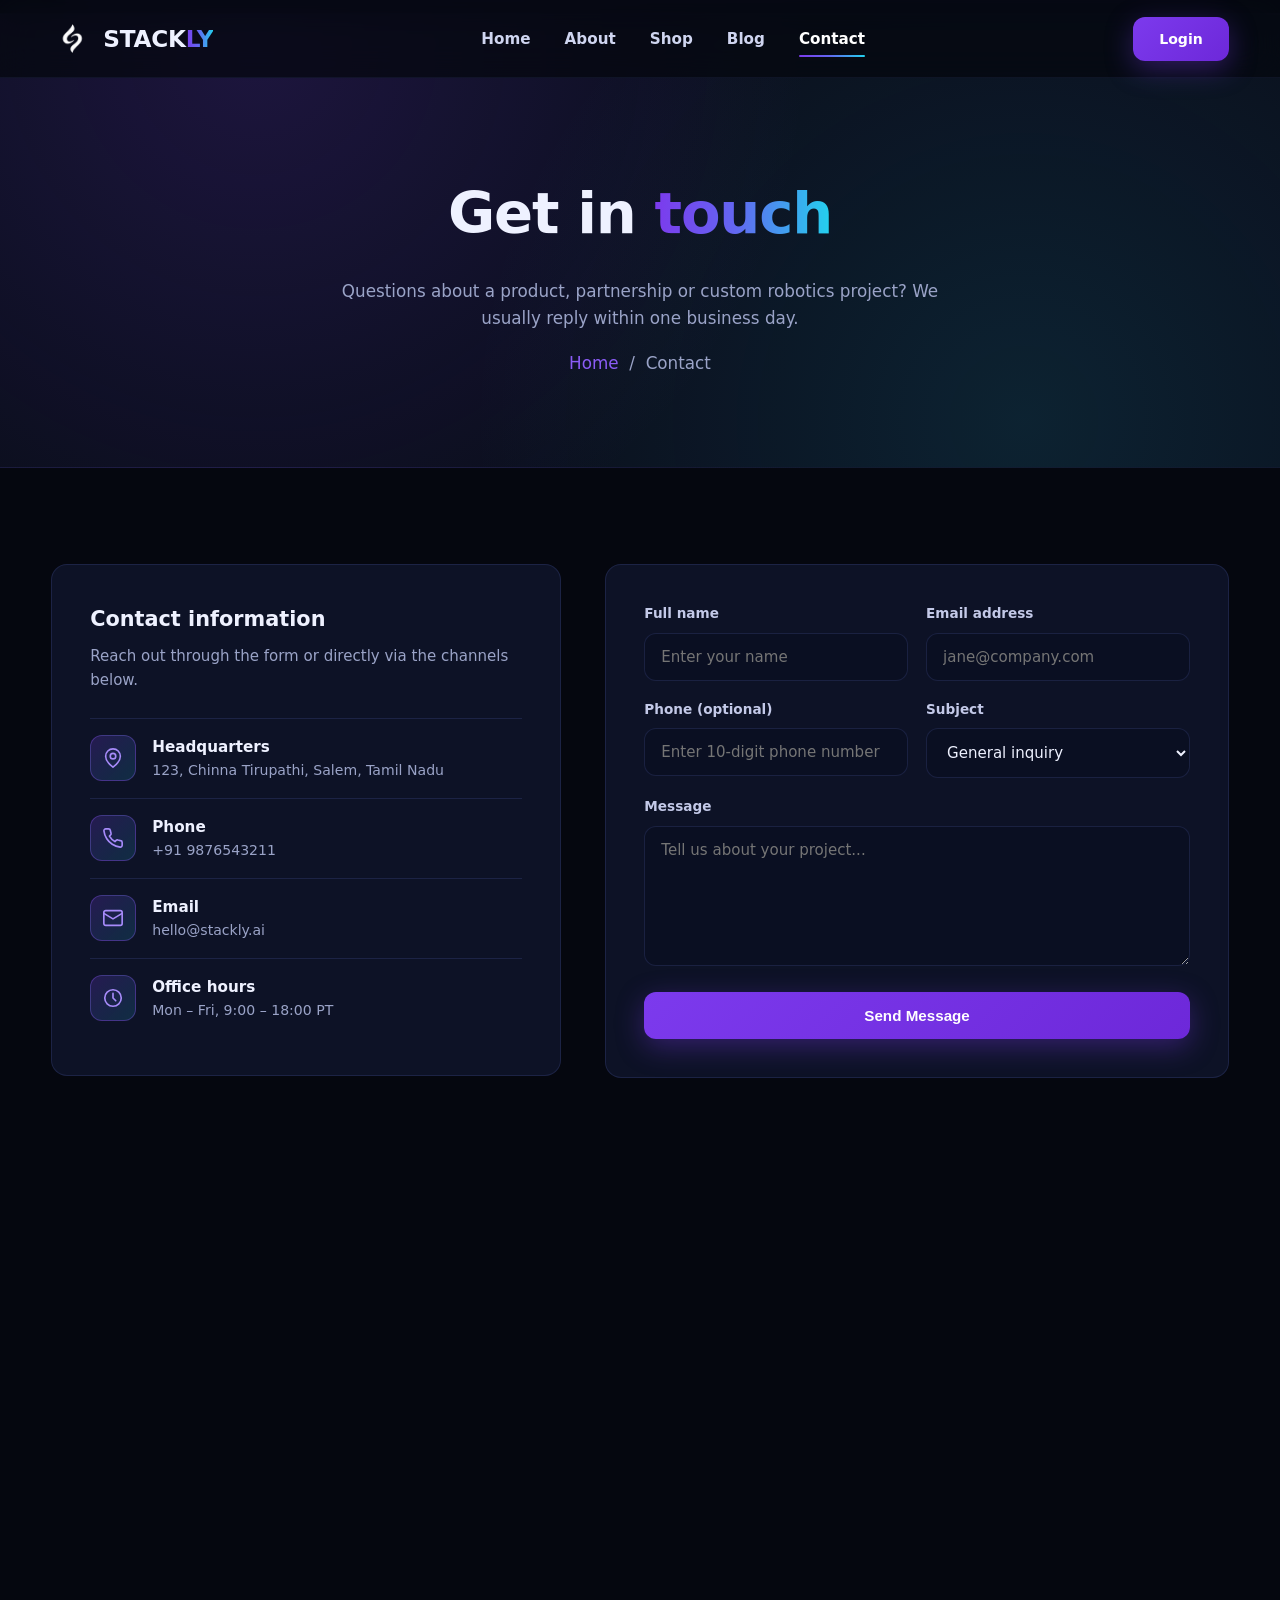
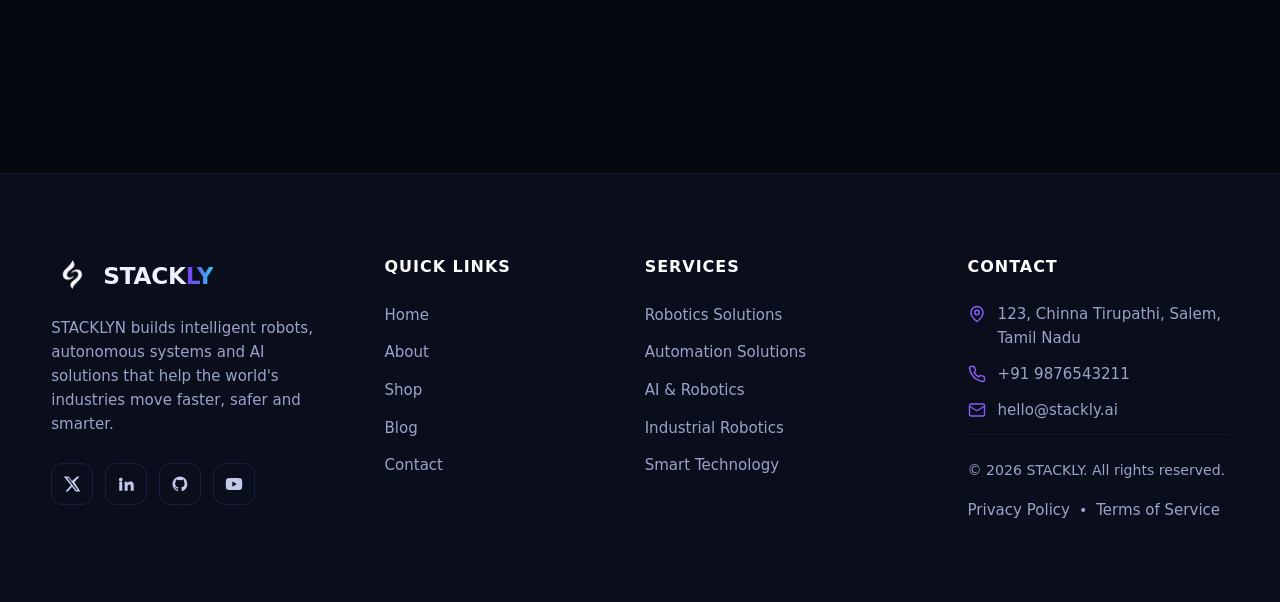
<file: contact.html>
<!DOCTYPE html>
<html lang="en">
<head>
<meta charset="UTF-8">
<meta name="viewport" content="width=device-width, initial-scale=1.0">
<title>Contact — NexBot</title>
<meta name="description" content="Contact — NexBot AI &amp; Robotics Technology.">
<link rel="stylesheet" href="style.css">
</head>
<body>
<header class="site-header">
  <div class="container header-inner">
    <a href="index.html" class="logo" aria-label="STACKLYN home">
      <img src="logoo%20-%20Copy.webp" alt="">
      <span class="logo-text">STACK<span>LY</span></span>
    </a>
    <nav class="main-nav" aria-label="Primary">
      <a href="index.html">Home</a>
      <a href="about.html">About</a>
      <a href="shop.html">Shop</a>
      <a href="blog.html">Blog</a>
      <a href="contact.html" class="active">Contact</a>
    </nav>
    <div class="header-actions">
      <a href="log.html" class="btn btn-primary btn-sm">Login</a>
      <button class="menu-toggle" id="menuToggle" aria-label="Toggle menu" aria-expanded="false">
        <svg class="icon-open" viewBox="0 0 24 24" fill="none" stroke-width="2.4" stroke-linecap="round"><path d="M4 7h16M4 12h16M4 17h16"/></svg>
        <svg class="icon-close" viewBox="0 0 24 24" fill="none" stroke-width="2.4" stroke-linecap="round"><path d="M6 6l12 12M18 6L6 18"/></svg>
      </button>
    </div>
  </div>
</header>
<nav class="mobile-nav" id="mobileNav" aria-label="Mobile">
  <a href="index.html">Home</a>
      <a href="about.html">About</a>
      <a href="shop.html">Shop</a>
      <a href="blog.html">Blog</a>
      <a href="contact.html" class="active">Contact</a>
  <a href="log.html" class="btn btn-primary">Login</a>
</nav>
<section class="page-hero">
  <div class="container reveal visible">
    <h1>Get in <span class="grad-text">touch</span></h1>
    <p>Questions about a product, partnership or custom robotics project? We usually reply within one business day.</p>
    <p class="breadcrumb"><a href="index.html">Home</a> &nbsp;/&nbsp; Contact</p>
  </div>
</section>
<section>
  <div class="container contact-wrap">
    <div class="contact-info-card reveal">
      <h3>Contact information</h3>
      <p>Reach out through the form or directly via the channels below.</p>
      <div class="info-line">
        <div class="feature-icon"><svg viewBox="0 0 24 24" fill="none" stroke-width="1.8" stroke-linecap="round" stroke-linejoin="round"><path d="M20 10c0 6-8 12-8 12S4 16 4 10a8 8 0 1 1 16 0Z"/><circle cx="12" cy="10" r="3"/></svg></div>
        <div><h4>Headquarters</h4><p>123, Chinna Tirupathi, Salem, Tamil Nadu</p></div>
      </div>
      <div class="info-line">
        <div class="feature-icon"><svg viewBox="0 0 24 24" fill="none" stroke-width="1.8" stroke-linecap="round" stroke-linejoin="round"><path d="M22 16.9v3a2 2 0 0 1-2.2 2 19.8 19.8 0 0 1-8.6-3.1 19.5 19.5 0 0 1-6-6A19.8 19.8 0 0 1 2.1 4.2 2 2 0 0 1 4.1 2h3a2 2 0 0 1 2 1.7c.1 1 .4 2 .7 2.8a2 2 0 0 1-.4 2.1L8.1 9.9a16 16 0 0 0 6 6l1.3-1.3a2 2 0 0 1 2.1-.4c.9.3 1.9.5 2.8.7a2 2 0 0 1 1.7 2Z"/></svg></div>
        <div><h4>Phone</h4><p>+91 9876543211</p></div>
      </div>
      <div class="info-line">
        <div class="feature-icon"><svg viewBox="0 0 24 24" fill="none" stroke-width="1.8" stroke-linecap="round" stroke-linejoin="round"><rect x="2" y="4" width="20" height="16" rx="2"/><path d="m22 7-10 6L2 7"/></svg></div>
        <div><h4>Email</h4><p>hello@stackly.ai</p></div>
      </div>
      <div class="info-line">
        <div class="feature-icon"><svg viewBox="0 0 24 24" fill="none" stroke-width="1.8" stroke-linecap="round" stroke-linejoin="round"><circle cx="12" cy="12" r="9"/><path d="M12 7v5l3 3"/></svg></div>
        <div><h4>Office hours</h4><p>Mon – Fri, 9:00 – 18:00 PT</p></div>
      </div>
    </div>

    <form class="contact-form reveal d1" id="contactForm">
      <div class="form-row">
        <div class="form-group">
          <label for="cname">Full name</label>
<input
  type="text"
  id="name"
  name="name"
  placeholder="Enter your name"
  pattern="[A-Za-z ]+"
  oninput="this.value = this.value.replace(/[^A-Za-z ]/g, '')"
  required
/>        </div>
        <div class="form-group">
          <label for="cemail">Email address</label>
          <input type="email" id="cemail" placeholder="jane@company.com" required>
        </div>
      </div>
      <div class="form-row">
        <div class="form-group">
          <label for="cphone">Phone (optional)</label>
<input
  type="tel"
  id="phone"
  name="phone"
  placeholder="Enter 10-digit phone number"
  inputmode="numeric"
  maxlength="10"
  pattern="[0-9]{10}"
  oninput="this.value = this.value.replace(/[^0-9]/g, '').slice(0, 10)"
  required
/>        </div>
        <div class="form-group">
          <label for="csubject">Subject</label>
          <select id="csubject">
            <option>General inquiry</option>
            <option>Product support</option>
            <option>Custom robotics project</option>
            <option>Partnership</option>
          </select>
        </div>
      </div>
      <div class="form-group">
        <label for="cmsg">Message</label>
        <textarea id="cmsg" placeholder="Tell us about your project..." required></textarea>
      </div>
      <button type="submit" class="btn btn-primary" style="width:100%">Send Message</button>
      <p class="form-note" id="formNote">Thank you! Your message has been sent — we will get back to you shortly.</p>
    </form>
  </div>
</section>

<section>
  <div class="container">
    <iframe
      src="https://maps.google.com/maps?q=Salem%2C%20Tamil%20Nadu%2C%20India&z=12&output=embed"
      width="100%"
      height="400"
      style="border:0;"
      loading="lazy"
      allowfullscreen>
    </iframe>
  </div>
</section>

<script>
document.getElementById('contactForm').addEventListener('submit', e => {
  e.preventDefault();
  document.getElementById('formNote').classList.add('show');
  e.target.querySelectorAll('input, textarea').forEach(i => i.value = '');
});
</script>

<footer class="site-footer">
  <div class="container">
    <div class="footer-grid">
      <div class="footer-brand">
        <a href="index.html" class="logo" aria-label="STACKLYN home">
          <img src="logoo%20-%20Copy.webp" alt="">
          <span class="logo-text">STACK<span>LY</span></span>
        </a>
        <p>STACKLYN builds intelligent robots, autonomous systems and AI solutions that help the world's industries move faster, safer and smarter.</p>
        <div class="footer-social">
          <a href="404.html" aria-label="X / Twitter"><svg viewBox="0 0 24 24"><path d="M18.9 2H22l-6.8 7.8L23.2 22h-6.3l-4.9-6.4L6.4 22H3.2l7.3-8.3L1 2h6.5l4.4 5.9L18.9 2Zm-1.1 18h1.7L7.4 3.9H5.6L17.8 20Z"/></svg></a>
          <a href="404.html" aria-label="LinkedIn"><svg viewBox="0 0 24 24"><path d="M4.98 3.5A2.5 2.5 0 1 1 5 8.5a2.5 2.5 0 0 1 0-5ZM3 9h4v12H3V9Zm7 0h3.8v1.7h.1c.5-1 1.8-2 3.7-2 4 0 4.7 2.6 4.7 6V21h-4v-5.5c0-1.3 0-3-1.9-3s-2.2 1.4-2.2 2.9V21h-4V9Z"/></svg></a>
          <a href="404.html" aria-label="GitHub"><svg viewBox="0 0 24 24"><path d="M12 2A10 10 0 0 0 8.8 21.5c.5.1.7-.2.7-.5v-1.7c-2.8.6-3.4-1.3-3.4-1.3-.5-1.2-1.1-1.5-1.1-1.5-.9-.6.1-.6.1-.6 1 .1 1.5 1 1.5 1 .9 1.5 2.3 1.1 2.9.8.1-.6.3-1.1.6-1.3-2.2-.3-4.6-1.1-4.6-5 0-1.1.4-2 1-2.7-.1-.2-.4-1.2.1-2.6 0 0 .8-.3 2.7 1a9.4 9.4 0 0 1 5 0c1.9-1.3 2.7-1 2.7-1 .5 1.4.2 2.4.1 2.6.6.7 1 1.6 1 2.7 0 3.9-2.4 4.7-4.6 5 .4.3.7.9.7 1.9V21c0 .3.2.6.7.5A10 10 0 0 0 12 2Z"/></svg></a>
          <a href="404.html" aria-label="YouTube"><svg viewBox="0 0 24 24"><path d="M23 12s0-3.9-.5-5.6c-.3-1-1-1.7-2-2C18.8 4 12 4 12 4s-6.8 0-8.5.4c-1 .3-1.7 1-2 2C1 8.1 1 12 1 12s0 3.9.5 5.6c.3 1 1 1.7 2 2 1.7.4 8.5.4 8.5.4s6.8 0 8.5-.4c1-.3 1.7-1 2-2 .5-1.7.5-5.6.5-5.6ZM9.8 15.5v-7l6 3.5-6 3.5Z"/></svg></a>
        </div>
      </div>
      <div class="footer-col">
        <h4>Quick Links</h4>
        <ul>
          <li><a href="index.html">Home</a></li>
          <li><a href="about.html">About</a></li>
          <li><a href="shop.html">Shop</a></li>
          <li><a href="blog.html">Blog</a></li>
          <li><a href="contact.html">Contact</a></li>
        </ul>
      </div>
      <div class="footer-col">
        <h4>Services</h4>
        <ul>
          <li><a href="404.html">Robotics Solutions</a></li>
          <li><a href="404.html">Automation Solutions</a></li>
          <li><a href="404.html">AI &amp; Robotics</a></li>
          <li><a href="404.html">Industrial Robotics</a></li>
          <li><a href="404.html">Smart Technology</a></li>
        </ul>
      </div>
      <div class="footer-col">
        <h4>Contact</h4>
        <ul class="footer-contact">
          <li><svg viewBox="0 0 24 24" fill="none" stroke-width="2" stroke-linecap="round" stroke-linejoin="round"><path d="M20 10c0 6-8 12-8 12S4 16 4 10a8 8 0 1 1 16 0Z"/><circle cx="12" cy="10" r="3"/></svg>123, Chinna Tirupathi, Salem, Tamil Nadu</li>
          <li><svg viewBox="0 0 24 24" fill="none" stroke-width="2" stroke-linecap="round" stroke-linejoin="round"><path d="M22 16.9v3a2 2 0 0 1-2.2 2 19.8 19.8 0 0 1-8.6-3.1 19.5 19.5 0 0 1-6-6A19.8 19.8 0 0 1 2.1 4.2 2 2 0 0 1 4.1 2h3a2 2 0 0 1 2 1.7c.1 1 .4 2 .7 2.8a2 2 0 0 1-.4 2.1L8.1 9.9a16 16 0 0 0 6 6l1.3-1.3a2 2 0 0 1 2.1-.4c.9.3 1.9.5 2.8.7a2 2 0 0 1 1.7 2Z"/></svg>+91 9876543211</li>
       
<li class="email-contact">
  <svg viewBox="0 0 24 24"
       fill="none"
       stroke="currentColor"
       stroke-width="1.8"
       stroke-linecap="round"
       stroke-linejoin="round"
       width="20"
       height="20"
       aria-hidden="true">
    <rect x="2" y="4" width="20" height="16" rx="2"></rect>
    <path d="m22 7-10 6L2 7"></path>
  </svg>

  <a href="mailto:hello@stackly.ai">
    hello@stackly.ai
  </a>
</li>

    <div class="footer-bottom">
      <span>&copy; 2026 STACKLY. All rights reserved.</span>
      <span><a href="404.html">Privacy Policy</a> &nbsp;&bull;&nbsp; <a href="404.html">Terms of Service</a></span>
    </div>
  </div>
</footer>
<button class="to-top" id="toTop" aria-label="Back to top">
  <svg viewBox="0 0 24 24" fill="none" stroke-linecap="round" stroke-linejoin="round"><path d="M12 19V5M5 12l7-7 7 7"/></svg>
</button>

<script>
const menuToggle = document.getElementById('menuToggle');
const mobileNav  = document.getElementById('mobileNav');
menuToggle.addEventListener('click', () => {
  const open = mobileNav.classList.toggle('open');
  menuToggle.classList.toggle('open', open);
  menuToggle.setAttribute('aria-expanded', open);
  document.body.style.overflow = open ? 'hidden' : '';
});
mobileNav.querySelectorAll('a').forEach(a => a.addEventListener('click', () => {
  mobileNav.classList.remove('open');
  menuToggle.classList.remove('open');
  menuToggle.setAttribute('aria-expanded', 'false');
  document.body.style.overflow = '';
}));
const observer = new IntersectionObserver(entries => {
  entries.forEach(e => { if (e.isIntersecting) { e.target.classList.add('visible'); observer.unobserve(e.target); } });
}, { threshold: 0.12 });
document.querySelectorAll('.reveal').forEach(el => observer.observe(el));
const toTop = document.getElementById('toTop');
window.addEventListener('scroll', () => { toTop.classList.toggle('show', window.scrollY > 500); }, { passive: true });
toTop.addEventListener('click', () => window.scrollTo({ top: 0, behavior: 'smooth' }));
</script>
</body>
</html>
</file>
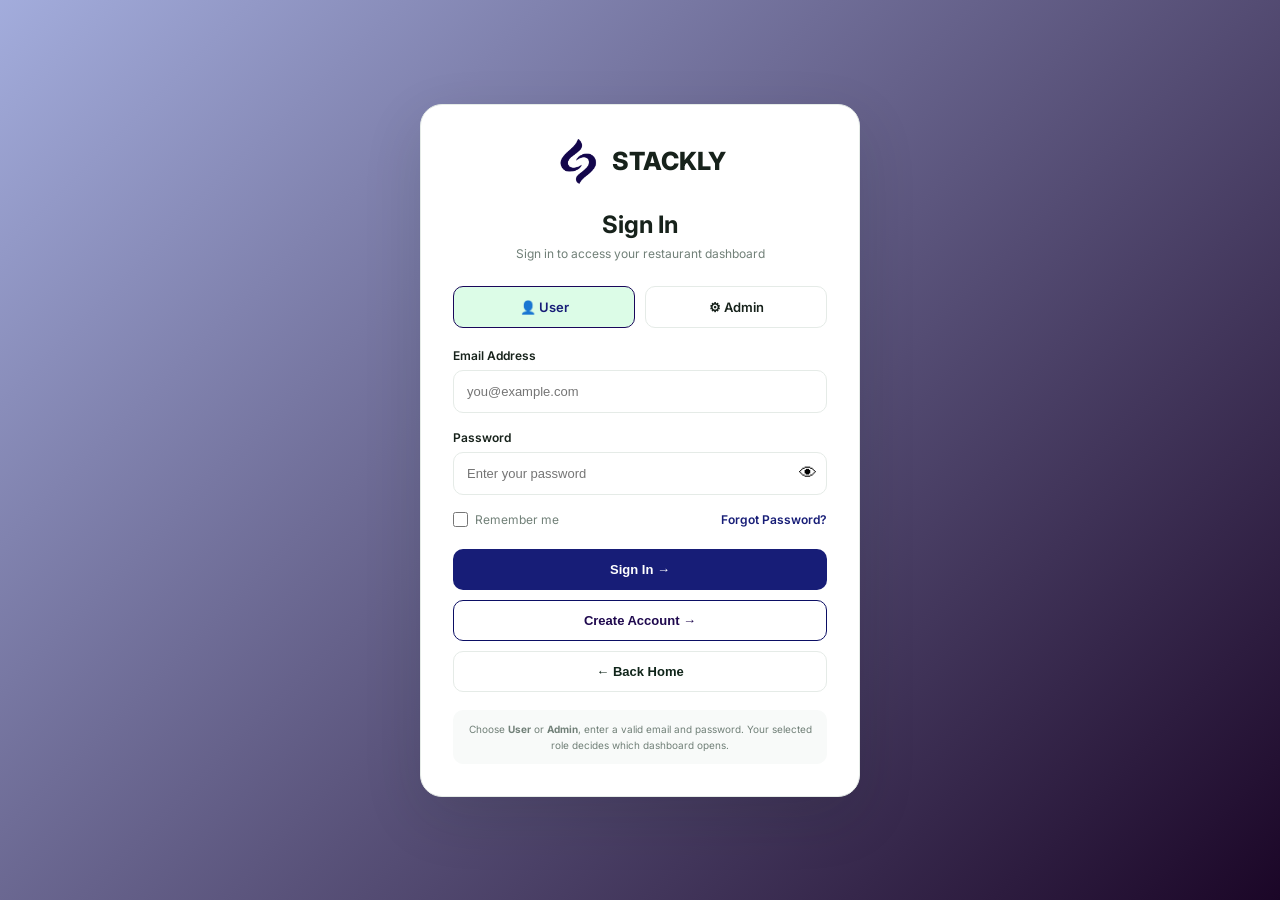
<file: log.html>
<!DOCTYPE html>
<html lang="en">
<head>
<meta charset="UTF-8">
<meta name="viewport" content="width=device-width, initial-scale=1.0">

<title>Stackly Restaurant | Sign In</title>

<link rel="preconnect" href="https://fonts.googleapis.com">
<link rel="preconnect" href="https://fonts.gstatic.com" crossorigin>
<link href="https://fonts.googleapis.com/css2?family=Inter:wght@400;500;600;700;800&display=swap" rel="stylesheet">

<style>
:root{
    --green:#171d77;
    --dark:#10251a;
    --light:#dcfce7;
    --bg:#0b1941;
    --border:#e5ebe7;
    --muted:#718078;
}

*{
    box-sizing:border-box;
    margin:0;
    padding:0;
}

body{
    font-family:Inter,Arial,sans-serif;
    background:linear-gradient(135deg,#1a32a867,#1b0627);
    min-height:100vh;
    color:#17221b;
}

/* Main Wrapper */
.signin-wrap{
    min-height:100vh;
    display:flex;
    align-items:center;
    justify-content:center;
    padding:22px;
}

/* Card */
.signin-card{
    width:100%;
    max-width:440px;
    background:#fff;
    border:1px solid var(--border);
    border-radius:22px;
    padding:32px;
    box-shadow:0 20px 60px rgba(16,37,26,.12);
    animation:cardIn .6s ease;
}

@keyframes cardIn{
    from{
        opacity:0;
        transform:translateY(25px);
    }
    to{
        opacity:1;
        transform:translateY(0);
    }
}

/* Logo */
.logo{
    display:flex;
    align-items:center;
    justify-content:center;
    gap:10px;
    margin-bottom:25px;
}

.logo img{
    width:48px;
    height:48px;
    flex:none;
    object-fit:contain;
    border-radius:12px;
}

.logo-mark{
    width:48px;
    height:48px;
    border-radius:12px;
    background:var(--dark);
    color:#fff;
    display:flex;
    align-items:center;
    justify-content:center;
    font-size:24px;
}

.logo h1{
    font-size:25px;
    font-weight:800;
}

.logo span{
    color:#08052e;
}

/* Heading */
h2{
    text-align:center;
    font-size:24px;
    margin-bottom:7px;
}

.sub{
    text-align:center;
    color:var(--muted);
    font-size:12px;
    margin-bottom:25px;
}

/* Role */
.role-select{
    display:grid;
    grid-template-columns:1fr 1fr;
    gap:10px;
    margin-bottom:20px;
}

.role-option{
    position:relative;
}

.role-option input{
    position:absolute;
    opacity:0;
}

.role-option label{
    display:block;
    text-align:center;
    padding:12px;
    border:1px solid var(--border);
    border-radius:10px;
    cursor:pointer;
    font-size:13px;
    font-weight:600;
    transition:.25s;
}

.role-option label:hover{
    border-color:#0f0821;
}

.role-option input:checked + label{
    background:var(--light);
    border-color:#19075a;
    color:var(--green);
}

/* Fields */
.field{
    margin-bottom:17px;
}

.field label{
    display:block;
    font-size:12px;
    font-weight:600;
    margin-bottom:7px;
}

.input-wrap{
    position:relative;
}

.input-wrap input{
    width:100%;
    padding:13px 45px 13px 13px;
    border:1px solid var(--border);
    border-radius:10px;
    outline:none;
    font-size:13px;
    transition:.25s;
}

.input-wrap input:focus{
    border-color:#0e1a4d;
    box-shadow:0 0 0 3px rgba(22,101,52,.08);
}

/* Eye */
.eye{
    position:absolute;
    right:10px;
    top:50%;
    transform:translateY(-50%);
    border:0;
    background:transparent;
    cursor:pointer;
    font-size:18px;
}

/* Error */
.error{
    color:#dc2626;
    font-size:11px;
    margin-top:6px;
    display:none;
}

/* Sign In Button */
.login-btn{
    width:100%;
    padding:13px;
    border:0;
    border-radius:10px;
    background:var(--green);
    color:#fff;
    font-size:13px;
    font-weight:700;
    cursor:pointer;
    transition:.25s;
}

.login-btn:hover{
    background:#241667;
    transform:translateY(-1px);
}

/* Back Home */
.home-btn{
    width:100%;
    padding:12px;
    margin-top:10px;
    border:1px solid var(--border);
    border-radius:10px;
    background:#fff;
    color:var(--dark);
    font-size:13px;
    font-weight:700;
    cursor:pointer;
    transition:.25s;
}

.home-btn:hover{
    background:#f0fdf4;
    border-color:#210959;
}

/* Bottom Text */
.demo{
    margin-top:18px;
    padding:11px;
    background:#f8faf9;
    border-radius:10px;
    font-size:10px;
    color:var(--muted);
    line-height:1.6;
    text-align:center;
}

/* Mobile */
@media(max-width:480px){

    .signin-wrap{
        padding:14px;
    }

    .signin-card{
        padding:24px 18px;
        border-radius:17px;
    }

    .logo h1{
        font-size:22px;
    }

    h2{
        font-size:21px;
    }

    .role-select{
        gap:7px;
    }

}
.signup-btn{
    width:100%;
    padding:12px;
    margin-top:10px;
    border:1px solid #0b0e64;
    border-radius:10px;
    background:#fff;
    color:#1f094e;
    font-size:13px;
    font-weight:700;
    cursor:pointer;
    transition:.25s;
}

.signup-btn:hover{
    background:#0e0f5a;
    color:#fff;
    transform:translateY(-1px);
}.logo{
    display:flex;
    align-items:center;
    justify-content:center;
    gap:10px;
    margin-bottom:25px;
}

.logo img{
    width:48px;
    height:48px;
    object-fit:contain;
}

.logo h1{
    font-size:25px;
    font-weight:800;
    margin:0;
}

.logo span{
    color:#101069;
}.login-options {
    display: flex;
    justify-content: space-between;
    align-items: center;
    margin: 5px 0 22px;
    font-size: 12px;
}

.remember-me {
    display: flex;
    align-items: center;
    gap: 7px;
    color: var(--muted);
    cursor: pointer;
}

.remember-me input {
    width: 15px;
    height: 15px;
    accent-color: var(--green);
    cursor: pointer;
}

.forgot-password {
    color: var(--green);
    text-decoration: none;
    font-weight: 600;
    transition: .25s;
}

.forgot-password:hover {
    text-decoration: underline;
    color: #14532d;
}

@media(max-width:480px) {
    .login-options {
        font-size: 11px;
    }
}
</style>
</head>

<body>

<div class="signin-wrap">

    <div class="signin-card">

        <!-- Logo -->
<div class="logo">
    <img src="Intertwined Indigo Ribbon Emblem.png" alt="STACKLY Logo">

    <h1>
        STACKLY<span></span>
    </h1>
</div>

        <!-- Heading -->
        <h2>Sign In</h2>

        <p class="sub">
            Sign in to access your restaurant dashboard
        </p>

        <!-- Form -->
        <form id="loginForm">

            <!-- Role -->
            <div class="role-select">

                <div class="role-option">
                    <input
                        type="radio"
                        name="role"
                        id="userRole"
                        value="user"
                        checked
                    >

                    <label for="userRole">
                        👤 User
                    </label>
                </div>

                <div class="role-option">
                    <input
                        type="radio"
                        name="role"
                        id="adminRole"
                        value="admin"
                    >

                    <label for="adminRole">
                        ⚙ Admin
                    </label>
                </div>

            </div>

            <!-- Email -->
            <div class="field">

                <label for="email">
                    Email Address
                </label>

                <div class="input-wrap">

                    <input
                        id="email"
                        type="email"
                        placeholder="you@example.com"
                        required
                    >

                </div>

                <div class="error" id="emailError">
                    Please enter a valid email address.
                </div>

            </div>

            <!-- Password -->
            <div class="field">

                <label for="password">
                    Password
                </label>

                <div class="input-wrap">

                    <input
                        id="password"
                        type="password"
                        placeholder="Enter your password"
                        required
                    >

                    <button
                        class="eye"
                        type="button"
                        id="eyeBtn"
                    >
                        👁
                    </button>

                </div>

                <div class="error" id="passwordError">
                    Password is required.
                </div>

            </div>
            <div class="login-options">

    <label class="remember-me">
        <input type="checkbox" id="rememberMe">
        <span>Remember me</span>
    </label>

    <a href="404.html" class="forgot-password">
        Forgot Password?
    </a>

</div>

            <!-- Sign In -->
            <button
                class="login-btn"
                type="submit"
            >
                Sign In →
            </button>
<!-- Sign Up -->
<button
    class="signup-btn"
    type="button"
    onclick="window.location.href='sig.html'"
>
    Create Account →
</button>
            <!-- Back Home -->
            <button
                class="home-btn"
                type="button"
                onclick="window.location.href='index.html'"
            >
                ← Back Home
            </button>
            

        </form>

        <!-- Demo -->
        <div class="demo">
            Choose <b>User</b> or <b>Admin</b>,
            enter a valid email and password.
            Your selected role decides which dashboard opens.
        </div>

    </div>

</div>

<script>

const form = document.getElementById("loginForm");

const password = document.getElementById("password");

const email = document.getElementById("email");

const eyeBtn = document.getElementById("eyeBtn");

const emailError = document.getElementById("emailError");

const passwordError = document.getElementById("passwordError");


/* Password Show / Hide */

eyeBtn.addEventListener("click", () => {

    if(password.type === "password"){

        password.type = "text";

        eyeBtn.textContent = "🙈";

    }else{

        password.type = "password";

        eyeBtn.textContent = "👁";

    }

});


/* Login */

form.addEventListener("submit", (e) => {

    e.preventDefault();

    const emailValue = email.value.trim();

    const passwordValue = password.value;

    const role = document.querySelector(
        'input[name="role"]:checked'
    ).value;


    emailError.style.display = "none";

    passwordError.style.display = "none";


    let valid = true;


    /* Email Validation */

    if(!/^[^\s@]+@[^\s@]+\.[^\s@]+$/.test(emailValue)){

        emailError.style.display = "block";

        valid = false;

    }


    /* Password Validation */

   /* Password Validation */

if(!passwordValue){
    passwordError.textContent = "Please enter your password.";
    passwordError.style.display = "block";
    valid = false;
}
else if(!/[^A-Za-z0-9]/.test(passwordValue)){
    passwordError.textContent = "Password must contain at least one special character.";
    passwordError.style.display = "block";
    valid = false;
}


    if(!valid) return;


    /* Save Login */

    let account = null;

    try {
        account = JSON.parse(localStorage.getItem("restaurantAccount"));
    } catch (error) {
        account = null;
    }

    const matchingAccount = account &&
        account.email &&
        account.email.toLowerCase() === emailValue.toLowerCase()
        ? account
        : null;
    const fallbackName = emailValue.split("@")[0]
        .replace(/[._-]+/g, " ")
        .replace(/\b\w/g, character => character.toUpperCase());

    localStorage.setItem(
        "restaurantLogin",
        JSON.stringify({
            loggedIn:true,
            email:emailValue,
            name:matchingAccount?.name || fallbackName,
            password:passwordValue,
            role:role
        })
    );


    /* Dashboard Redirect */

    if(role === "admin"){

        window.location.href =
            "stackly-ai-admin-dashboard.html";

    }else{

        window.location.href =
            "stackly-ai-user-dashboard.html";

    }

});

</script>

</body>
</html>
</file>
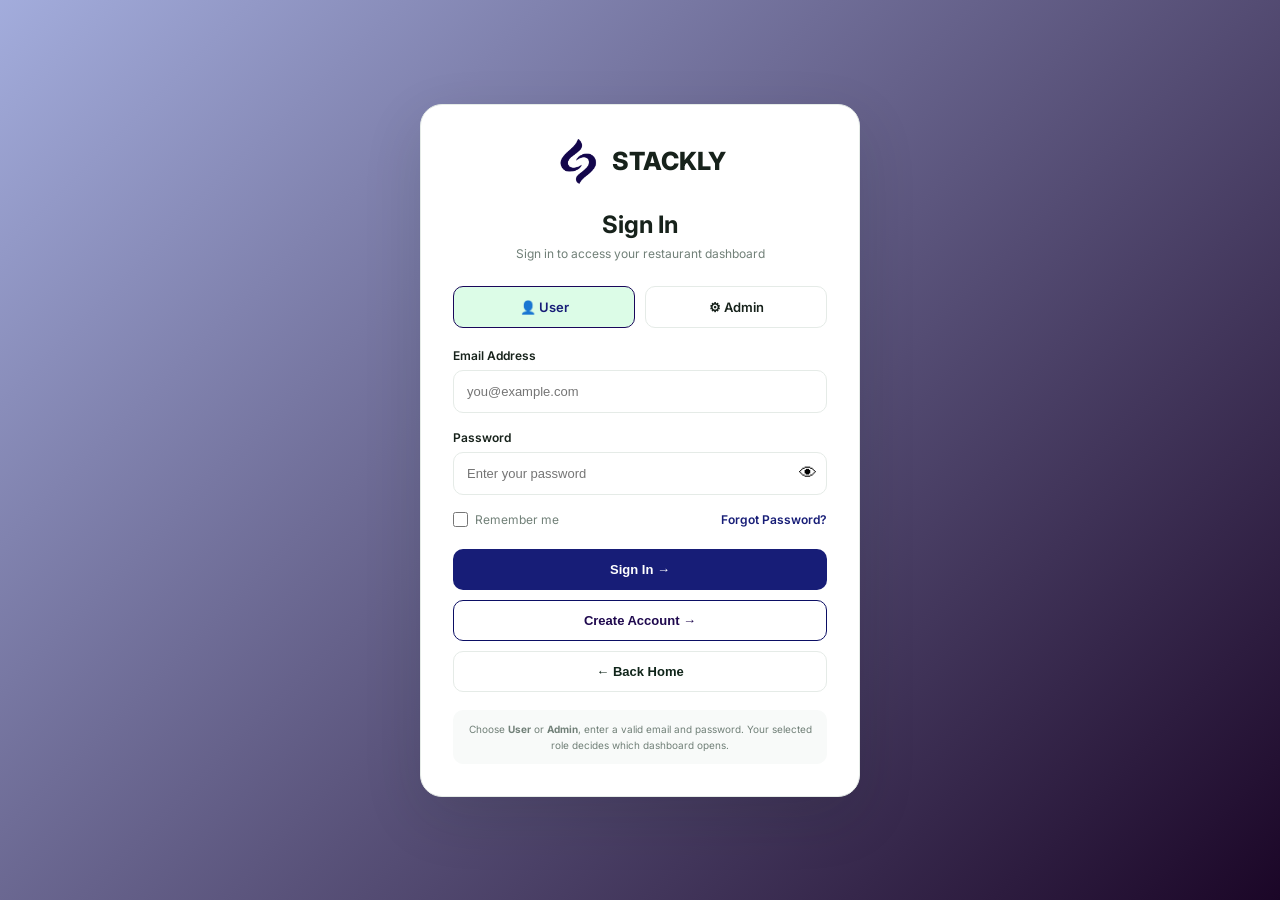
<file: login.html>
<!DOCTYPE html>
<html lang="en">
<head>
<meta charset="UTF-8">
<meta name="viewport" content="width=device-width, initial-scale=1.0">

<title>Stackly Restaurant | Sign In</title>

<link rel="preconnect" href="https://fonts.googleapis.com">
<link rel="preconnect" href="https://fonts.gstatic.com" crossorigin>
<link href="https://fonts.googleapis.com/css2?family=Inter:wght@400;500;600;700;800&display=swap" rel="stylesheet">

<style>
:root{
    --green:#171d77;
    --dark:#10251a;
    --light:#dcfce7;
    --bg:#0b1941;
    --border:#e5ebe7;
    --muted:#718078;
}

*{
    box-sizing:border-box;
    margin:0;
    padding:0;
}

body{
    font-family:Inter,Arial,sans-serif;
    background:linear-gradient(135deg,#1a32a867,#1b0627);
    min-height:100vh;
    color:#17221b;
}

/* Main Wrapper */
.signin-wrap{
    min-height:100vh;
    display:flex;
    align-items:center;
    justify-content:center;
    padding:22px;
}

/* Card */
.signin-card{
    width:100%;
    max-width:440px;
    background:#fff;
    border:1px solid var(--border);
    border-radius:22px;
    padding:32px;
    box-shadow:0 20px 60px rgba(16,37,26,.12);
    animation:cardIn .6s ease;
}

@keyframes cardIn{
    from{
        opacity:0;
        transform:translateY(25px);
    }
    to{
        opacity:1;
        transform:translateY(0);
    }
}

/* Logo */
.logo{
    display:flex;
    align-items:center;
    justify-content:center;
    gap:10px;
    margin-bottom:25px;
}

.logo img{
    width:48px;
    height:48px;
    flex:none;
    object-fit:contain;
    border-radius:12px;
}

.logo-mark{
    width:48px;
    height:48px;
    border-radius:12px;
    background:var(--dark);
    color:#fff;
    display:flex;
    align-items:center;
    justify-content:center;
    font-size:24px;
}

.logo h1{
    font-size:25px;
    font-weight:800;
}

.logo span{
    color:#08052e;
}

/* Heading */
h2{
    text-align:center;
    font-size:24px;
    margin-bottom:7px;
}

.sub{
    text-align:center;
    color:var(--muted);
    font-size:12px;
    margin-bottom:25px;
}

/* Role */
.role-select{
    display:grid;
    grid-template-columns:1fr 1fr;
    gap:10px;
    margin-bottom:20px;
}

.role-option{
    position:relative;
}

.role-option input{
    position:absolute;
    opacity:0;
}

.role-option label{
    display:block;
    text-align:center;
    padding:12px;
    border:1px solid var(--border);
    border-radius:10px;
    cursor:pointer;
    font-size:13px;
    font-weight:600;
    transition:.25s;
}

.role-option label:hover{
    border-color:#0f0821;
}

.role-option input:checked + label{
    background:var(--light);
    border-color:#19075a;
    color:var(--green);
}

/* Fields */
.field{
    margin-bottom:17px;
}

.field label{
    display:block;
    font-size:12px;
    font-weight:600;
    margin-bottom:7px;
}

.input-wrap{
    position:relative;
}

.input-wrap input{
    width:100%;
    padding:13px 45px 13px 13px;
    border:1px solid var(--border);
    border-radius:10px;
    outline:none;
    font-size:13px;
    transition:.25s;
}

.input-wrap input:focus{
    border-color:#0e1a4d;
    box-shadow:0 0 0 3px rgba(22,101,52,.08);
}

/* Eye */
.eye{
    position:absolute;
    right:10px;
    top:50%;
    transform:translateY(-50%);
    border:0;
    background:transparent;
    cursor:pointer;
    font-size:18px;
}

/* Error */
.error{
    color:#dc2626;
    font-size:11px;
    margin-top:6px;
    display:none;
}

/* Sign In Button */
.login-btn{
    width:100%;
    padding:13px;
    border:0;
    border-radius:10px;
    background:var(--green);
    color:#fff;
    font-size:13px;
    font-weight:700;
    cursor:pointer;
    transition:.25s;
}

.login-btn:hover{
    background:#241667;
    transform:translateY(-1px);
}

/* Back Home */
.home-btn{
    width:100%;
    padding:12px;
    margin-top:10px;
    border:1px solid var(--border);
    border-radius:10px;
    background:#fff;
    color:var(--dark);
    font-size:13px;
    font-weight:700;
    cursor:pointer;
    transition:.25s;
}

.home-btn:hover{
    background:#f0fdf4;
    border-color:#210959;
}

/* Bottom Text */
.demo{
    margin-top:18px;
    padding:11px;
    background:#f8faf9;
    border-radius:10px;
    font-size:10px;
    color:var(--muted);
    line-height:1.6;
    text-align:center;
}

/* Mobile */
@media(max-width:480px){

    .signin-wrap{
        padding:14px;
    }

    .signin-card{
        padding:24px 18px;
        border-radius:17px;
    }

    .logo h1{
        font-size:22px;
    }

    h2{
        font-size:21px;
    }

    .role-select{
        gap:7px;
    }

}
.signup-btn{
    width:100%;
    padding:12px;
    margin-top:10px;
    border:1px solid #0b0e64;
    border-radius:10px;
    background:#fff;
    color:#1f094e;
    font-size:13px;
    font-weight:700;
    cursor:pointer;
    transition:.25s;
}

.signup-btn:hover{
    background:#0e0f5a;
    color:#fff;
    transform:translateY(-1px);
}.logo{
    display:flex;
    align-items:center;
    justify-content:center;
    gap:10px;
    margin-bottom:25px;
}

.logo img{
    width:48px;
    height:48px;
    object-fit:contain;
}

.logo h1{
    font-size:25px;
    font-weight:800;
    margin:0;
}

.logo span{
    color:#101069;
}.login-options {
    display: flex;
    justify-content: space-between;
    align-items: center;
    margin: 5px 0 22px;
    font-size: 12px;
}

.remember-me {
    display: flex;
    align-items: center;
    gap: 7px;
    color: var(--muted);
    cursor: pointer;
}

.remember-me input {
    width: 15px;
    height: 15px;
    accent-color: var(--green);
    cursor: pointer;
}

.forgot-password {
    color: var(--green);
    text-decoration: none;
    font-weight: 600;
    transition: .25s;
}

.forgot-password:hover {
    text-decoration: underline;
    color: #14532d;
}

@media(max-width:480px) {
    .login-options {
        font-size: 11px;
    }
}
</style>
</head>

<body>

<div class="signin-wrap">

    <div class="signin-card">

        <!-- Logo -->
<div class="logo">
    <img src="Intertwined Indigo Ribbon Emblem.png" alt="STACKLY Logo">

    <h1>
        STACKLY<span></span>
    </h1>
</div>

        <!-- Heading -->
        <h2>Sign In</h2>

        <p class="sub">
            Sign in to access your restaurant dashboard
        </p>

        <!-- Form -->
        <form id="loginForm">

            <!-- Role -->
            <div class="role-select">

                <div class="role-option">
                    <input
                        type="radio"
                        name="role"
                        id="userRole"
                        value="user"
                        checked
                    >

                    <label for="userRole">
                        👤 User
                    </label>
                </div>

                <div class="role-option">
                    <input
                        type="radio"
                        name="role"
                        id="adminRole"
                        value="admin"
                    >

                    <label for="adminRole">
                        ⚙ Admin
                    </label>
                </div>

            </div>

            <!-- Email -->
            <div class="field">

                <label for="email">
                    Email Address
                </label>

                <div class="input-wrap">

                    <input
                        id="email"
                        type="email"
                        placeholder="you@example.com"
                        required
                    >

                </div>

                <div class="error" id="emailError">
                    Please enter a valid email address.
                </div>

            </div>

            <!-- Password -->
            <div class="field">

                <label for="password">
                    Password
                </label>

                <div class="input-wrap">

                    <input
                        id="password"
                        type="password"
                        placeholder="Enter your password"
                        required
                    >

                    <button
                        class="eye"
                        type="button"
                        id="eyeBtn"
                    >
                        👁
                    </button>

                </div>

                <div class="error" id="passwordError">
                    Password is required.
                </div>

            </div>
            <div class="login-options">

    <label class="remember-me">
        <input type="checkbox" id="rememberMe">
        <span>Remember me</span>
    </label>

    <a href="404.html" class="forgot-password">
        Forgot Password?
    </a>

</div>

            <!-- Sign In -->
            <button
                class="login-btn"
                type="submit"
            >
                Sign In →
            </button>
<!-- Sign Up -->
<button
    class="signup-btn"
    type="button"
    onclick="window.location.href='sig.html'"
>
    Create Account →
</button>
            <!-- Back Home -->
            <button
                class="home-btn"
                type="button"
                onclick="window.location.href='index.html'"
            >
                ← Back Home
            </button>
            

        </form>

        <!-- Demo -->
        <div class="demo">
            Choose <b>User</b> or <b>Admin</b>,
            enter a valid email and password.
            Your selected role decides which dashboard opens.
        </div>

    </div>

</div>

<script>

const form = document.getElementById("loginForm");

const password = document.getElementById("password");

const email = document.getElementById("email");

const eyeBtn = document.getElementById("eyeBtn");

const emailError = document.getElementById("emailError");

const passwordError = document.getElementById("passwordError");


/* Password Show / Hide */

eyeBtn.addEventListener("click", () => {

    if(password.type === "password"){

        password.type = "text";

        eyeBtn.textContent = "🙈";

    }else{

        password.type = "password";

        eyeBtn.textContent = "👁";

    }

});


/* Login */

form.addEventListener("submit", (e) => {

    e.preventDefault();

    const emailValue = email.value.trim();

    const passwordValue = password.value;

    const role = document.querySelector(
        'input[name="role"]:checked'
    ).value;


    emailError.style.display = "none";

    passwordError.style.display = "none";


    let valid = true;


    /* Email Validation */

    if(!/^[^\s@]+@[^\s@]+\.[^\s@]+$/.test(emailValue)){

        emailError.style.display = "block";

        valid = false;

    }


    /* Password Validation */

   /* Password Validation */

if(!passwordValue){
    passwordError.textContent = "Please enter your password.";
    passwordError.style.display = "block";
    valid = false;
}
else if(!/[^A-Za-z0-9]/.test(passwordValue)){
    passwordError.textContent = "Password must contain at least one special character.";
    passwordError.style.display = "block";
    valid = false;
}


    if(!valid) return;


    /* Save Login */

    let account = null;

    try {
        account = JSON.parse(localStorage.getItem("restaurantAccount"));
    } catch (error) {
        account = null;
    }

    const matchingAccount = account &&
        account.email &&
        account.email.toLowerCase() === emailValue.toLowerCase()
        ? account
        : null;
    const fallbackName = emailValue.split("@")[0]
        .replace(/[._-]+/g, " ")
        .replace(/\b\w/g, character => character.toUpperCase());

    localStorage.setItem(
        "restaurantLogin",
        JSON.stringify({
            loggedIn:true,
            email:emailValue,
            name:matchingAccount?.name || fallbackName,
            password:passwordValue,
            role:role
        })
    );


    /* Dashboard Redirect */

    if(role === "admin"){

        window.location.href =
            "stackly-ai-admin-dashboard.html";

    }else{

        window.location.href =
            "stackly-ai-user-dashboard.html";

    }

});

</script>

</body>
</html>
</file>
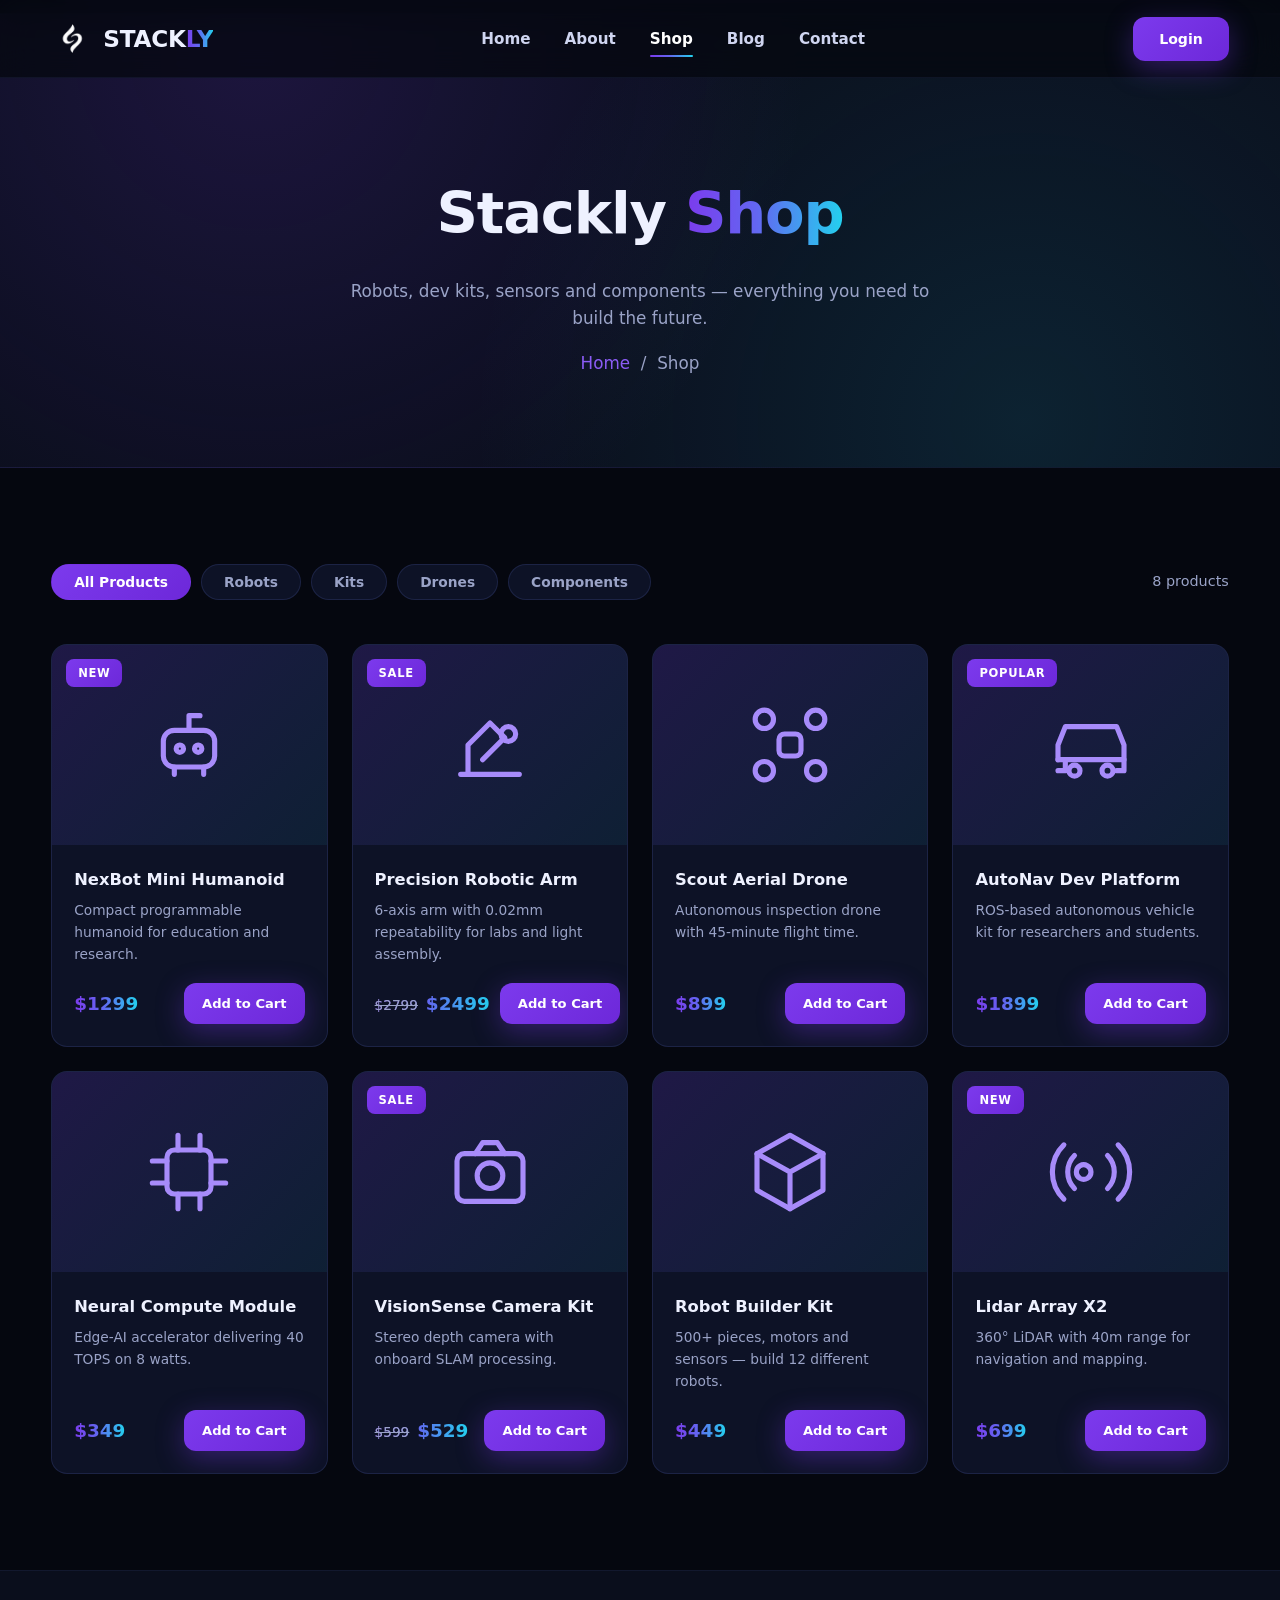
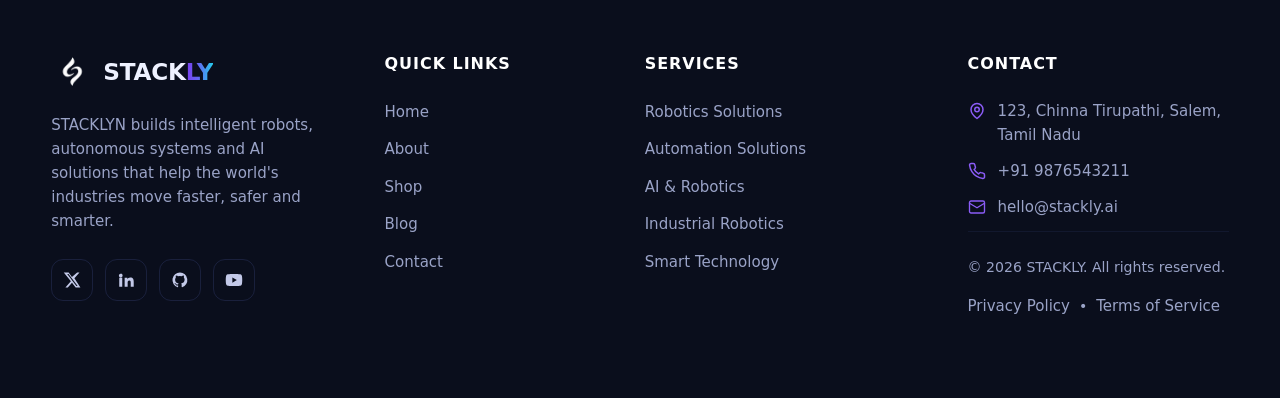
<file: shop.html>
<!DOCTYPE html>
<html lang="en">
<head>
<meta charset="UTF-8">
<meta name="viewport" content="width=device-width, initial-scale=1.0">
<title>Shop — NexBot</title>
<meta name="description" content="Shop — NexBot AI &amp; Robotics Technology.">
<link rel="stylesheet" href="style.css">
</head>
<body>
<header class="site-header">
  <div class="container header-inner">
    <a href="index.html" class="logo" aria-label="STACKLYN home">
      <img src="logoo%20-%20Copy.webp" alt="">
      <span class="logo-text">STACK<span>LY</span></span>
    </a>
    <nav class="main-nav" aria-label="Primary">
      <a href="index.html">Home</a>
      <a href="about.html">About</a>
      <a href="shop.html" class="active">Shop</a>
      <a href="blog.html">Blog</a>
      <a href="contact.html">Contact</a>
    </nav>
    <div class="header-actions">
      <a href="log.html" class="btn btn-primary btn-sm">Login</a>
      <button class="menu-toggle" id="menuToggle" aria-label="Toggle menu" aria-expanded="false">
        <svg class="icon-open" viewBox="0 0 24 24" fill="none" stroke-width="2.4" stroke-linecap="round"><path d="M4 7h16M4 12h16M4 17h16"/></svg>
        <svg class="icon-close" viewBox="0 0 24 24" fill="none" stroke-width="2.4" stroke-linecap="round"><path d="M6 6l12 12M18 6L6 18"/></svg>
      </button>
    </div>
  </div>
</header>
<nav class="mobile-nav" id="mobileNav" aria-label="Mobile">
  <a href="index.html">Home</a>
      <a href="about.html">About</a>
      <a href="shop.html" class="active">Shop</a>
      <a href="blog.html">Blog</a>
      <a href="contact.html">Contact</a>
  <a href="log.html" class="btn btn-primary">Login</a>
</nav>
<section class="page-hero">
  <div class="container reveal visible">
    <h1>Stackly <span class="grad-text">Shop</span></h1>
    <p>Robots, dev kits, sensors and components — everything you need to build the future.</p>
    <p class="breadcrumb"><a href="index.html">Home</a> &nbsp;/&nbsp; Shop</p>
  </div>
</section>
<section>
  <div class="container">
    <div class="shop-toolbar reveal">
      <div class="filter-pills" id="filterPills">
        <button class="pill active" data-filter="all">All Products</button>
        <button class="pill" data-filter="robots">Robots</button>
        <button class="pill" data-filter="kits">Kits</button>
        <button class="pill" data-filter="drones">Drones</button>
        <button class="pill" data-filter="parts">Components</button>
      </div>
      <span style="color:var(--muted);font-size:.9rem" id="productCount">8 products</span>
    </div>
    <div class="shop-grid" id="shopGrid">
      <div class="product-card reveal" data-cat="robots">
      <div class="product-media"><span class="product-badge">New</span><svg viewBox="0 0 24 24" fill="none" stroke-linecap="round" stroke-linejoin="round"><rect x="5" y="8" width="14" height="10" rx="3"/><circle cx="9.5" cy="13" r="1"/><circle cx="14.5" cy="13" r="1"/><path d="M12 8V4M12 4h3M8 18v2M16 18v2"/></svg></div>
      <div class="product-body">
        <h3>NexBot Mini Humanoid</h3><p>Compact programmable humanoid for education and research.</p>
        <div class="product-foot"><span class="price">$1299</span><a href="404.html" class="btn btn-primary btn-sm cart-btn">
  Add to Cart
</a></div>
      </div>
    </div><div class="product-card reveal" data-cat="robots">
      <div class="product-media"><span class="product-badge">Sale</span><svg viewBox="0 0 24 24" fill="none" stroke-linecap="round" stroke-linejoin="round"><path d="M4 20h16M6 20V12l6-6 4 4-6 6"/><circle cx="17" cy="9" r="2"/></svg></div>
      <div class="product-body">
        <h3>Precision Robotic Arm</h3><p>6-axis arm with 0.02mm repeatability for labs and light assembly.</p>
        <div class="product-foot"><span class="price"><s>$2799</s>$2499</span><a href="404.html" class="btn btn-primary btn-sm cart-btn">
  Add to Cart
</a></div>
      </div>
    </div><div class="product-card reveal" data-cat="drones">
      <div class="product-media"><svg viewBox="0 0 24 24" fill="none" stroke-linecap="round" stroke-linejoin="round"><circle cx="5" cy="5" r="2.5"/><circle cx="19" cy="5" r="2.5"/><circle cx="5" cy="19" r="2.5"/><circle cx="19" cy="19" r="2.5"/><rect x="9" y="9" width="6" height="6" rx="1.5"/></svg></div>
      <div class="product-body">
        <h3>Scout Aerial Drone</h3><p>Autonomous inspection drone with 45-minute flight time.</p>
        <div class="product-foot"><span class="price">$899</span><a href="404.html" class="btn btn-primary btn-sm cart-btn">
  Add to Cart
</a></div>
      </div>
    </div><div class="product-card reveal" data-cat="kits">
      <div class="product-media"><span class="product-badge">Popular</span><svg viewBox="0 0 24 24" fill="none" stroke-linecap="round" stroke-linejoin="round"><path d="M3 16v-4l2-5h14l2 5v4"/><path d="M3 16h18v3h-2M3 19h2v-3"/><circle cx="7.5" cy="19" r="1.5"/><circle cx="16.5" cy="19" r="1.5"/></svg></div>
      <div class="product-body">
        <h3>AutoNav Dev Platform</h3><p>ROS-based autonomous vehicle kit for researchers and students.</p>
        <div class="product-foot"><span class="price">$1899</span><a href="404.html" class="btn btn-primary btn-sm cart-btn">
  Add to Cart
</a></div>
      </div>
    </div><div class="product-card reveal" data-cat="parts">
      <div class="product-media"><svg viewBox="0 0 24 24" fill="none" stroke-linecap="round" stroke-linejoin="round"><rect x="6" y="6" width="12" height="12" rx="2"/><path d="M9 2v4M15 2v4M9 18v4M15 18v4M2 9h4M2 15h4M18 9h4M18 15h4"/></svg></div>
      <div class="product-body">
        <h3>Neural Compute Module</h3><p>Edge-AI accelerator delivering 40 TOPS on 8 watts.</p>
        <div class="product-foot"><span class="price">$349</span><a href="404.html" class="btn btn-primary btn-sm cart-btn">
  Add to Cart
</a></div>
      </div>
    </div><div class="product-card reveal" data-cat="parts">
      <div class="product-media"><span class="product-badge">Sale</span><svg viewBox="0 0 24 24" fill="none" stroke-linecap="round" stroke-linejoin="round"><rect x="3" y="7" width="18" height="13" rx="2"/><path d="M8 7l2-3h4l2 3"/><circle cx="12" cy="13" r="3.5"/></svg></div>
      <div class="product-body">
        <h3>VisionSense Camera Kit</h3><p>Stereo depth camera with onboard SLAM processing.</p>
        <div class="product-foot"><span class="price"><s>$599</s>$529</span><a href="404.html" class="btn btn-primary btn-sm cart-btn">
  Add to Cart
</a></div>
      </div>
    </div><div class="product-card reveal" data-cat="kits">
      <div class="product-media"><svg viewBox="0 0 24 24" fill="none" stroke-linecap="round" stroke-linejoin="round"><path d="M12 2 3 7v10l9 5 9-5V7l-9-5Z"/><path d="M12 22V12M3 7l9 5 9-5"/></svg></div>
      <div class="product-body">
        <h3>Robot Builder Kit</h3><p>500+ pieces, motors and sensors — build 12 different robots.</p>
        <div class="product-foot"><span class="price">$449</span><a href="404.html" class="btn btn-primary btn-sm cart-btn">
  Add to Cart
</a></div>
      </div>
    </div><div class="product-card reveal" data-cat="parts">
      <div class="product-media"><span class="product-badge">New</span><svg viewBox="0 0 24 24" fill="none" stroke-linecap="round" stroke-linejoin="round"><path d="M12 12a2 2 0 1 0 0 .01"/><path d="M7.5 7.5a6.4 6.4 0 0 0 0 9M16.5 7.5a6.4 6.4 0 0 1 0 9M4.6 4.6a10.3 10.3 0 0 0 0 14.8M19.4 4.6a10.3 10.3 0 0 1 0 14.8"/></svg></div>
      <div class="product-body">
        <h3>Lidar Array X2</h3><p>360&deg; LiDAR with 40m range for navigation and mapping.</p>
        <div class="product-foot"><span class="price">$699</span><a href="404.html" class="btn btn-primary btn-sm cart-btn">
  Add to Cart
</a></div>
      </div>
    </div>
    </div>
  </div>
</section>

<script>
/* Category filtering */
const pills = document.querySelectorAll('.pill');
const grid  = document.getElementById('shopGrid');
const count = document.getElementById('productCount');
pills.forEach(p => p.addEventListener('click', () => {
  pills.forEach(x => x.classList.remove('active'));
  p.classList.add('active');
  const f = p.dataset.filter;
  let n = 0;
  grid.querySelectorAll('.product-card').forEach(c => {
    const show = f === 'all' || c.dataset.cat === f;
    c.style.display = show ? '' : 'none';
    if (show) n++;
  });
  count.textContent = n + (n === 1 ? ' product' : ' products');
}));
</script>


<footer class="site-footer">
  <div class="container">
    <div class="footer-grid">
      <div class="footer-brand">
        <a href="index.html" class="logo" aria-label="STACKLYN home">
          <img src="logoo%20-%20Copy.webp" alt="">
          <span class="logo-text">STACK<span>LY</span></span>
        </a>
        <p>STACKLYN builds intelligent robots, autonomous systems and AI solutions that help the world's industries move faster, safer and smarter.</p>
        <div class="footer-social">
          <a href="404.html" aria-label="X / Twitter"><svg viewBox="0 0 24 24"><path d="M18.9 2H22l-6.8 7.8L23.2 22h-6.3l-4.9-6.4L6.4 22H3.2l7.3-8.3L1 2h6.5l4.4 5.9L18.9 2Zm-1.1 18h1.7L7.4 3.9H5.6L17.8 20Z"/></svg></a>
          <a href="404.html" aria-label="LinkedIn"><svg viewBox="0 0 24 24"><path d="M4.98 3.5A2.5 2.5 0 1 1 5 8.5a2.5 2.5 0 0 1 0-5ZM3 9h4v12H3V9Zm7 0h3.8v1.7h.1c.5-1 1.8-2 3.7-2 4 0 4.7 2.6 4.7 6V21h-4v-5.5c0-1.3 0-3-1.9-3s-2.2 1.4-2.2 2.9V21h-4V9Z"/></svg></a>
          <a href="404.html" aria-label="GitHub"><svg viewBox="0 0 24 24"><path d="M12 2A10 10 0 0 0 8.8 21.5c.5.1.7-.2.7-.5v-1.7c-2.8.6-3.4-1.3-3.4-1.3-.5-1.2-1.1-1.5-1.1-1.5-.9-.6.1-.6.1-.6 1 .1 1.5 1 1.5 1 .9 1.5 2.3 1.1 2.9.8.1-.6.3-1.1.6-1.3-2.2-.3-4.6-1.1-4.6-5 0-1.1.4-2 1-2.7-.1-.2-.4-1.2.1-2.6 0 0 .8-.3 2.7 1a9.4 9.4 0 0 1 5 0c1.9-1.3 2.7-1 2.7-1 .5 1.4.2 2.4.1 2.6.6.7 1 1.6 1 2.7 0 3.9-2.4 4.7-4.6 5 .4.3.7.9.7 1.9V21c0 .3.2.6.7.5A10 10 0 0 0 12 2Z"/></svg></a>
          <a href="404.html" aria-label="YouTube"><svg viewBox="0 0 24 24"><path d="M23 12s0-3.9-.5-5.6c-.3-1-1-1.7-2-2C18.8 4 12 4 12 4s-6.8 0-8.5.4c-1 .3-1.7 1-2 2C1 8.1 1 12 1 12s0 3.9.5 5.6c.3 1 1 1.7 2 2 1.7.4 8.5.4 8.5.4s6.8 0 8.5-.4c1-.3 1.7-1 2-2 .5-1.7.5-5.6.5-5.6ZM9.8 15.5v-7l6 3.5-6 3.5Z"/></svg></a>
        </div>
      </div>
      <div class="footer-col">
        <h4>Quick Links</h4>
        <ul>
          <li><a href="index.html">Home</a></li>
          <li><a href="about.html">About</a></li>
          <li><a href="shop.html">Shop</a></li>
          <li><a href="blog.html">Blog</a></li>
          <li><a href="contact.html">Contact</a></li>
        </ul>
      </div>
      <div class="footer-col">
        <h4>Services</h4>
        <ul>
          <li><a href="404.html">Robotics Solutions</a></li>
          <li><a href="404.html">Automation Solutions</a></li>
          <li><a href="404.html">AI &amp; Robotics</a></li>
          <li><a href="404.html">Industrial Robotics</a></li>
          <li><a href="404.html">Smart Technology</a></li>
        </ul>
      </div>
      <div class="footer-col">
        <h4>Contact</h4>
        <ul class="footer-contact">
          <li><svg viewBox="0 0 24 24" fill="none" stroke-width="2" stroke-linecap="round" stroke-linejoin="round"><path d="M20 10c0 6-8 12-8 12S4 16 4 10a8 8 0 1 1 16 0Z"/><circle cx="12" cy="10" r="3"/></svg>123, Chinna Tirupathi, Salem, Tamil Nadu</li>
          <li><svg viewBox="0 0 24 24" fill="none" stroke-width="2" stroke-linecap="round" stroke-linejoin="round"><path d="M22 16.9v3a2 2 0 0 1-2.2 2 19.8 19.8 0 0 1-8.6-3.1 19.5 19.5 0 0 1-6-6A19.8 19.8 0 0 1 2.1 4.2 2 2 0 0 1 4.1 2h3a2 2 0 0 1 2 1.7c.1 1 .4 2 .7 2.8a2 2 0 0 1-.4 2.1L8.1 9.9a16 16 0 0 0 6 6l1.3-1.3a2 2 0 0 1 2.1-.4c.9.3 1.9.5 2.8.7a2 2 0 0 1 1.7 2Z"/></svg>+91 9876543211</li>
       
<li class="email-contact">
  <svg viewBox="0 0 24 24"
       fill="none"
       stroke="currentColor"
       stroke-width="1.8"
       stroke-linecap="round"
       stroke-linejoin="round"
       width="20"
       height="20"
       aria-hidden="true">
    <rect x="2" y="4" width="20" height="16" rx="2"></rect>
    <path d="m22 7-10 6L2 7"></path>
  </svg>

  <a href="mailto:hello@stackly.ai">
    hello@stackly.ai
  </a>
</li>

    <div class="footer-bottom">
      <span>&copy; 2026 STACKLY. All rights reserved.</span>
      <span><a href="404.html">Privacy Policy</a> &nbsp;&bull;&nbsp; <a href="404.html">Terms of Service</a></span>
    </div>
  </div>
</footer>
<button class="to-top" id="toTop" aria-label="Back to top">
  <svg viewBox="0 0 24 24" fill="none" stroke-linecap="round" stroke-linejoin="round"><path d="M12 19V5M5 12l7-7 7 7"/></svg>
</button>

<script>
const menuToggle = document.getElementById('menuToggle');
const mobileNav  = document.getElementById('mobileNav');
menuToggle.addEventListener('click', () => {
  const open = mobileNav.classList.toggle('open');
  menuToggle.classList.toggle('open', open);
  menuToggle.setAttribute('aria-expanded', open);
  document.body.style.overflow = open ? 'hidden' : '';
});
mobileNav.querySelectorAll('a').forEach(a => a.addEventListener('click', () => {
  mobileNav.classList.remove('open');
  menuToggle.classList.remove('open');
  menuToggle.setAttribute('aria-expanded', 'false');
  document.body.style.overflow = '';
}));
const observer = new IntersectionObserver(entries => {
  entries.forEach(e => { if (e.isIntersecting) { e.target.classList.add('visible'); observer.unobserve(e.target); } });
}, { threshold: 0.12 });
document.querySelectorAll('.reveal').forEach(el => observer.observe(el));
const toTop = document.getElementById('toTop');
window.addEventListener('scroll', () => { toTop.classList.toggle('show', window.scrollY > 500); }, { passive: true });
toTop.addEventListener('click', () => window.scrollTo({ top: 0, behavior: 'smooth' }));
</script>
</body>
</html>
</file>
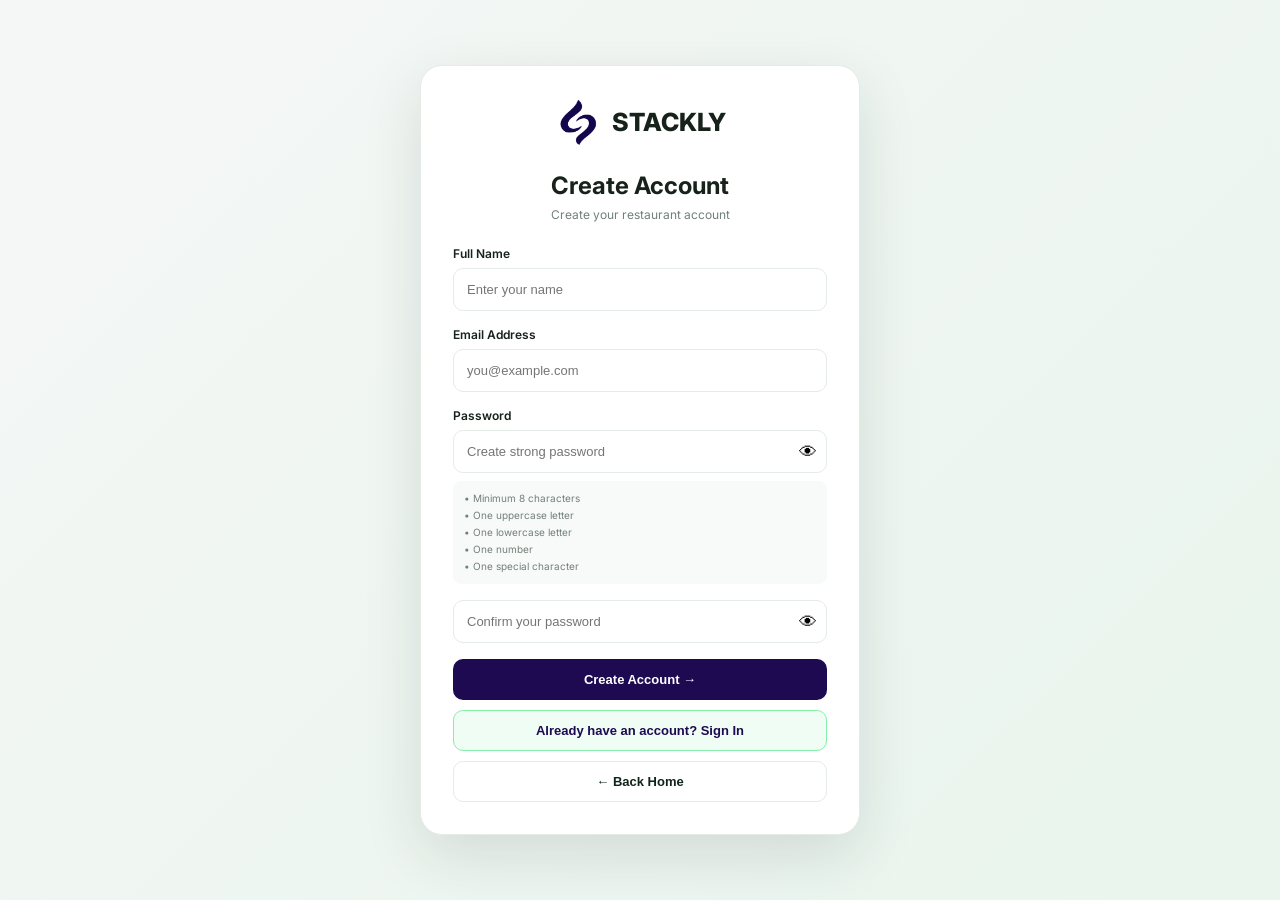
<file: sig.html>
<!DOCTYPE html>
<html lang="en">
<head>

<meta charset="UTF-8">
<meta name="viewport" content="width=device-width, initial-scale=1.0">

<title>STACKLY | Create Account</title>

<link rel="preconnect" href="https://fonts.googleapis.com">
<link rel="preconnect" href="https://fonts.gstatic.com" crossorigin>

<link href="https://fonts.googleapis.com/css2?family=Inter:wght@400;500;600;700;800&display=swap"
rel="stylesheet">

<style>

:root{
    --green:#1d0a51;
    --dark:#10251a;
    --light:#dcfce7;
    --border:#e5ebe7;
    --muted:#718078;
}

*{
    box-sizing:border-box;
    margin:0;
    padding:0;
}

body{
    font-family:Inter,Arial,sans-serif;
    min-height:100vh;
    background:linear-gradient(135deg,#f5f7f6,#e9f5ed);
    color:#17221b;
}

.signup-wrap{
    min-height:100vh;
    display:flex;
    align-items:center;
    justify-content:center;
    padding:20px;
}

.signup-card{
    width:100%;
    max-width:440px;
    background:#fff;
    border:1px solid var(--border);
    border-radius:22px;
    padding:32px;
    box-shadow:0 20px 60px rgba(16,37,26,.12);
}

.logo{
    display:flex;
    align-items:center;
    justify-content:center;
    gap:10px;
    margin-bottom:24px;
}

.logo-mark{
    width:48px;
    height:48px;
    border-radius:12px;
    background:var(--dark);
    color:white;
    display:flex;
    align-items:center;
    justify-content:center;
    font-size:24px;
}

.logo h1{
    font-size:25px;
    font-weight:800;
}

.logo span{
    color:#1a084b;
}

h2{
    text-align:center;
    font-size:24px;
    margin-bottom:7px;
}

.sub{
    text-align:center;
    color:var(--muted);
    font-size:12px;
    margin-bottom:24px;
}

.field{
    margin-bottom:16px;
}

.field label{
    display:block;
    font-size:12px;
    font-weight:600;
    margin-bottom:7px;
}

.input-wrap{
    position:relative;
}

.input-wrap input{
    width:100%;
    padding:13px;
    border:1px solid var(--border);
    border-radius:10px;
    outline:none;
    font-size:13px;
}

.input-wrap input:focus{
    border-color:#3a0750;
    box-shadow:0 0 0 3px rgba(22,101,52,.08);
}

.password-wrap input{
    padding-right:45px;
}

.eye{
    position:absolute;
    right:10px;
    top:50%;
    transform:translateY(-50%);
    border:0;
    background:transparent;
    cursor:pointer;
    font-size:18px;
}

.password-rules{
    margin-top:8px;
    padding:9px 11px;
    background:#f8faf9;
    border-radius:8px;
    font-size:10px;
    line-height:1.7;
    color:var(--muted);
}

.password-rules span{
    display:block;
}

.valid{
    color:#2a0569!important;
}

.invalid{
    color:#dc2626!important;
}

.error{
    display:none;
    color:#dc2626;
    font-size:11px;
    margin-top:6px;
}

.success{
    display:none;
    background:#dcfce7;
    color:#160a4e;
    padding:10px;
    border-radius:9px;
    font-size:11px;
    margin-bottom:12px;
    text-align:center;
}

.create-btn{
    width:100%;
    padding:13px;
    border:0;
    border-radius:10px;
    background:var(--green);
    color:white;
    font-size:13px;
    font-weight:700;
    cursor:pointer;
}

.create-btn:hover{
    background:#14532d;
}

.signin-btn,
.home-btn{
    width:100%;
    padding:12px;
    margin-top:10px;
    border-radius:10px;
    font-size:13px;
    font-weight:700;
    cursor:pointer;
}

.signin-btn{
    border:1px solid #86efac;
    background:#f0fdf4;
    color:var(--green);
}

.home-btn{
    border:1px solid var(--border);
    background:white;
    color:var(--dark);
}

@media(max-width:480px){

    .signup-wrap{
        padding:14px;
    }

    .signup-card{
        padding:24px 18px;
        border-radius:17px;
    }

    .logo h1{
        font-size:22px;
    }

    h2{
        font-size:21px;
    }

}
.logo{
    display:flex;
    align-items:center;
    justify-content:center;
    gap:10px;
    margin-bottom:25px;
}

.logo img{
    width:48px;
    height:48px;
    flex:none;
    object-fit:contain;
    border-radius:12px;
}

.logo img{
    width:48px;
    height:48px;
    object-fit:contain;
}

.logo h1{
    font-size:25px;
    font-weight:800;
    margin:0;
}

.logo span{
    color:#0d043b;
}

</style>
</head>

<body>

<div class="signup-wrap">

<div class="signup-card">

    <!-- Logo -->
<div class="logo">
    <img src="Intertwined Indigo Ribbon Emblem.png" alt="STACKLY Logo">

    <h1>
        STACKLY<span></span>
    </h1>
</div>

    <h2>Create Account</h2>

    <p class="sub">
        Create your restaurant account
    </p>

    <div class="success" id="successMessage">
        Account created successfully!
    </div>

    <form id="signupForm">

        <!-- Name -->

        <div class="field">

            <label>Full Name</label>

            <div class="input-wrap">

             <input
  type="text"
  id="name"
  name="name"
  placeholder="Enter your name"
  oninput="this.value = this.value.replace(/[^A-Za-z\s]/g, '')"
  required
>  

            </div>

            <div class="error" id="nameError">
                Please enter your name.
            </div>

        </div>


        <!-- Email -->

        <div class="field">

            <label>Email Address</label>

            <div class="input-wrap">

                <input
                    type="email"
                    id="email"
                    placeholder="you@example.com"
                    required
                >

            </div>

            <div class="error" id="emailError">
                Please enter a valid email address.
            </div>

        </div>


        <!-- Password -->

        <div class="field">

            <label>Password</label>

            <div class="input-wrap password-wrap">

                <input
                    type="password"
                    id="password"
                    placeholder="Create strong password"
                    required
                >

                <button
                    type="button"
                    class="eye"
                    id="eyeBtn">
                    👁
                </button>

            </div>

            <div class="password-rules">

                <span id="lengthRule">
                    • Minimum 8 characters
                </span>

                <span id="upperRule">
                    • One uppercase letter
                </span>

                <span id="lowerRule">
                    • One lowercase letter
                </span>

                <span id="numberRule">
                    • One number
                </span>

                <span id="specialRule">
                    • One special character
                </span>

            </div>

            <div class="error" id="passwordError">
                Password is not strong enough.
            </div>

        </div>


        <!-- Confirm Password -->

        <div class="field">

          <div class="input-wrap password-wrap">

    <input
        type="password"
        id="confirmPassword"
        placeholder="Confirm your password"
        required
    >

    <button
        type="button"
        class="eye"
        id="confirmEyeBtn">
        👁
    </button>

</div>

            <div class="error" id="confirmError">
                Passwords do not match.
            </div>

        </div>


        <button
            type="submit"
            class="create-btn">
            Create Account →
        </button>


        <button
            type="button"
            class="signin-btn"
            onclick="window.location.href='login.html'">
            Already have an account? Sign In
        </button>


        <button
            type="button"
            class="home-btn"
            onclick="window.location.href='index.html'">
            ← Back Home
        </button>

    </form>

</div>

</div>


<script>

const form = document.getElementById("signupForm");

const nameInput = document.getElementById("name");
const emailInput = document.getElementById("email");

const password = document.getElementById("password");
const confirmPassword =
    document.getElementById("confirmPassword");

const eyeBtn = document.getElementById("eyeBtn");

const successMessage =
    document.getElementById("successMessage");


/* Password Rules */

function checkPassword(value){

    return {

        length:value.length >= 8,

        upper:/[A-Z]/.test(value),

        lower:/[a-z]/.test(value),

        number:/[0-9]/.test(value),

        special:/[^A-Za-z0-9]/.test(value)

    };

}


function updateRule(id,valid){

    const element =
        document.getElementById(id);

    const text =
        element.textContent
        .replace("✓ ","")
        .replace("• ","");

    if(valid){

        element.textContent = "✓ " + text;

        element.classList.remove("invalid");
        element.classList.add("valid");

    }else{

        element.textContent = "• " + text;

        element.classList.remove("valid");
        element.classList.add("invalid");

    }

}


password.addEventListener("input",()=>{

    const rules =
        checkPassword(password.value);

    updateRule("lengthRule",rules.length);
    updateRule("upperRule",rules.upper);
    updateRule("lowerRule",rules.lower);
    updateRule("numberRule",rules.number);
    updateRule("specialRule",rules.special);

});


/* Show Password */

eyeBtn.addEventListener("click",()=>{

    if(password.type === "password"){

        password.type = "text";

        eyeBtn.textContent = "🙈";

    }else{

        password.type = "password";

        eyeBtn.textContent = "👁";

    }

});


/* Create Account */

form.addEventListener("submit",(e)=>{

    e.preventDefault();

    const name =
        nameInput.value.trim();

    const email =
        emailInput.value.trim();

    const pass =
        password.value;

    const confirm =
        confirmPassword.value;


    document.querySelectorAll(".error")
        .forEach(error=>{
            error.style.display="none";
        });


    let valid = true;


    /* Name */

    if(name.length < 2){

        document.getElementById("nameError")
            .style.display="block";

        valid=false;

    }


    /* Email */

    if(!/^[^\s@]+@[^\s@]+\.[^\s@]+$/.test(email)){

        document.getElementById("emailError")
            .style.display="block";

        valid=false;

    }


    /* Password */

    const rules =
        checkPassword(pass);

    const strongPassword =
        rules.length &&
        rules.upper &&
        rules.lower &&
        rules.number &&
        rules.special;


    if(!strongPassword){

        document.getElementById("passwordError")
            .style.display="block";

        valid=false;

    }


    /* Confirm Password */

    if(pass !== confirm){

        document.getElementById("confirmError")
            .style.display="block";

        valid=false;

    }


    if(!valid) return;


    /*
      Demo/local account storage.

      Password is NOT stored in plain text.
      Only account email/name/role are stored.
    */

    const account = {

        name:name,

        email:email,

        role:"user",

        createdAt:new Date().toISOString()

    };


    localStorage.setItem(
        "restaurantAccount",
        JSON.stringify(account)
    );


    successMessage.style.display="block";


    setTimeout(()=>{

        window.location.href="login.html";

    },1200);

});
/* Show Confirm Password */

confirmEyeBtn.addEventListener("click", () => {

    if (confirmPassword.type === "password") {

        confirmPassword.type = "text";
        confirmEyeBtn.textContent = "🙈";

    } else {

        confirmPassword.type = "password";
        confirmEyeBtn.textContent = "👁";

    }

});
</script>

</body>
</html>
</file>
<file: style.css>
/* ============ DESIGN TOKENS ============ */
:root{
  --bg:#05070f;
  --bg-2:#0a0e1c;
  --surface:#0d1226;
  --surface-2:#101736;
  --border:rgba(120,140,255,.14);
  --text:#eef1ff;
  --muted:#9aa3c7;
  --purple:#7c3aed;
  --purple-2:#8b5cf6;
  --cyan:#22d3ee;
  --grad:linear-gradient(92deg,#7c3aed 0%,#6366f1 45%,#22d3ee 100%);
  --radius:16px;
  --header-h:78px;
  --font:'Segoe UI',system-ui,-apple-system,Roboto,'Helvetica Neue',Arial,sans-serif;
}
*{margin:0;padding:0;box-sizing:border-box}
html{scroll-behavior:smooth}
body{
  font-family:var(--font);
  background:var(--bg);
  color:var(--text);
  line-height:1.6;
  overflow-x:hidden;
}
img{max-width:100%;display:block}
a{text-decoration:none;color:inherit}
ul{list-style:none}
.container{width:min(1200px,92%);margin:0 auto}
section{padding:96px 0;position:relative}
.grad-text{background:var(--grad);-webkit-background-clip:text;background-clip:text;color:transparent}
.eyebrow{
  display:inline-flex;align-items:center;gap:10px;
  font-size:.8rem;letter-spacing:.22em;text-transform:uppercase;
  color:var(--cyan);font-weight:600;margin-bottom:16px;
}
.eyebrow::before{content:"";width:34px;height:2px;background:var(--grad);border-radius:2px}
h2.section-title{font-size:clamp(1.9rem,4vw,2.9rem);font-weight:800;line-height:1.2;letter-spacing:-.02em}
.section-lead{color:var(--muted);max-width:640px;margin-top:14px}

/* ============ BUTTONS ============ */
.btn{
  display:inline-flex;align-items:center;justify-content:center;gap:10px;
  padding:15px 34px;border-radius:12px;font-weight:700;font-size:.95rem;
  cursor:pointer;border:none;transition:transform .3s ease,box-shadow .3s ease,background .3s ease;
  white-space:nowrap;
}
.btn-primary{background:linear-gradient(135deg,#7c3aed,#6d28d9);color:#fff;box-shadow:0 8px 28px rgba(124,58,237,.35)}
.btn-primary:hover{transform:translateY(-3px);box-shadow:0 14px 38px rgba(124,58,237,.5)}
.btn-ghost{background:transparent;color:var(--text);border:1px solid rgba(139,92,246,.5)}
.btn-ghost:hover{background:rgba(139,92,246,.12);transform:translateY(-3px)}
.btn-sm{padding:11px 26px;font-size:.88rem}

/* ============ HEADER ============ */
.site-header{
  position:fixed;top:0;left:0;right:0;z-index:1000;height:var(--header-h);
  background:rgba(5,7,15,.72);backdrop-filter:blur(16px);-webkit-backdrop-filter:blur(16px);
  border-bottom:1px solid rgba(120,140,255,.08);
}
.header-inner{height:var(--header-h);display:flex;align-items:center;justify-content:space-between;gap:24px}
.logo{display:flex;align-items:center;gap:10px;flex-shrink:0}
.logo img{width:42px;height:42px;object-fit:contain;flex:0 0 auto}
.logo-text{font-size:1.45rem;font-weight:800;letter-spacing:-.01em}
.logo-text span{background:var(--grad);-webkit-background-clip:text;background-clip:text;color:transparent}
.main-nav{display:flex;align-items:center;gap:34px}
.main-nav a{position:relative;font-weight:600;font-size:.95rem;color:#cfd5f0;transition:color .25s;padding:6px 0}
.main-nav a::after{content:"";position:absolute;left:0;bottom:0;width:0;height:2px;background:var(--grad);border-radius:2px;transition:width .3s ease}
.main-nav a:hover,.main-nav a.active{color:#fff}
.main-nav a:hover::after,.main-nav a.active::after{width:100%}
.header-actions{display:flex;align-items:center;gap:14px}
.menu-toggle{
  display:none;background:none;border:none;cursor:pointer;width:44px;height:44px;
  align-items:center;justify-content:center;border-radius:10px;
  border:1px solid var(--border);
}
.menu-toggle svg{width:24px;height:24px;stroke:var(--text)}
.menu-toggle .icon-close{display:none}
.menu-toggle.open .icon-open{display:none}
.menu-toggle.open .icon-close{display:block}

/* ============ MOBILE NAV ============ */
.mobile-nav{
  position:fixed;top:var(--header-h);left:0;right:0;z-index:999;
  background:rgba(7,10,22,.98);backdrop-filter:blur(20px);
  border-bottom:1px solid var(--border);
  padding:20px 5% 32px;transform:translateY(-115%);
  transition:transform .45s cubic-bezier(.22,1,.36,1);
}
.mobile-nav.open{transform:translateY(0)}
.mobile-nav a{
  display:block;padding:15px 6px;font-size:1.05rem;font-weight:600;color:#cfd5f0;
  border-bottom:1px solid rgba(120,140,255,.08);transition:color .25s,padding-left .25s;
}
.mobile-nav a:hover{color:#fff;padding-left:14px}
.mobile-nav .btn{margin-top:22px;width:100%}

/* ============ HERO ============ */
.hero{
  min-height:100vh;display:flex;align-items:center;
  padding:calc(var(--header-h) + 60px) 0 100px;
  background:linear-gradient(90deg,rgba(5,7,15,.96) 0%,rgba(5,7,15,.82) 42%,rgba(5,7,15,.25) 100%);
}
.hero h1{font-size:clamp(2.6rem,6.2vw,4.6rem);font-weight:800;line-height:1.12;letter-spacing:-.03em;max-width:15ch}
.hero p{color:#c3c9e8;max-width:520px;margin:26px 0 38px;font-size:1.08rem}
.hero-cta{display:flex;gap:16px;flex-wrap:wrap}
.hero-stats{display:flex;gap:clamp(28px,6vw,70px);margin-top:64px;flex-wrap:wrap}
.hero-stats .stat h3{font-size:clamp(1.6rem,3vw,2.2rem);font-weight:800;background:var(--grad);-webkit-background-clip:text;background-clip:text;color:transparent}
.hero-stats .stat p{color:var(--muted);font-size:.9rem}

/* ============ TRUSTED BY ============ */
.trusted{padding:54px 0;border-top:1px solid rgba(120,140,255,.07);border-bottom:1px solid rgba(120,140,255,.07);background:var(--bg-2)}
.trusted-row{display:flex;align-items:center;justify-content:space-between;gap:28px;flex-wrap:wrap}
.trusted-label{font-weight:700;color:#c8cdea;font-size:.95rem;letter-spacing:.04em}
.trusted-logos{display:flex;gap:clamp(22px,4vw,54px);flex-wrap:wrap;align-items:center}
.trusted-logos span{font-size:1.15rem;font-weight:700;color:#5b6390;display:flex;align-items:center;gap:8px;transition:color .3s}
.trusted-logos span:hover{color:#aab3e6}
.trusted-logos i{width:14px;height:14px;border-radius:4px;background:var(--grad);display:inline-block;opacity:.75}

/* ============ ABOUT ============ */
.about-wrap{display:grid;grid-template-columns:1fr 1fr;gap:60px;align-items:center}
.about-media{
  border-radius:var(--radius);overflow:hidden;position:relative;min-height:420px;
  background:linear-gradient(rgba(5,7,15,.35),rgba(5,7,15,.75));
  border:1px solid var(--border);
}
.about-media>img{position:absolute;inset:0;width:100%;height:100%;object-fit:cover}
.about-media::after{content:"";position:absolute;inset:0;background:linear-gradient(rgba(5,7,15,.12),rgba(5,7,15,.58));pointer-events:none}
.about-media .badge-float{
  position:absolute;z-index:1;bottom:24px;left:24px;right:24px;
  background:rgba(13,18,38,.82);backdrop-filter:blur(12px);
  border:1px solid var(--border);border-radius:14px;padding:18px 22px;
  display:flex;gap:16px;align-items:center;
}
.badge-float .num{font-size:1.9rem;font-weight:800;background:var(--grad);-webkit-background-clip:text;background-clip:text;color:transparent}
.badge-float p{color:var(--muted);font-size:.88rem;line-height:1.45}
.about-copy h2{margin-bottom:20px}
.about-copy p{color:var(--muted);margin-bottom:18px}
.about-list{display:grid;gap:14px;margin:26px 0 34px}
.about-list li{display:flex;gap:12px;align-items:flex-start;color:#cfd5f0;font-weight:500}
.about-list li svg{flex-shrink:0;width:22px;height:22px;margin-top:2px}

/* ============ WHY CHOOSE ============ */
.choose{background:var(--bg-2);overflow:hidden}
.choose-wrap{display:grid;grid-template-columns:1.1fr .9fr;gap:70px;align-items:center}
.feature{display:flex;gap:22px;margin-top:34px}
.feature-icon{
  flex-shrink:0;width:58px;height:58px;border-radius:14px;
  background:linear-gradient(135deg,rgba(124,58,237,.22),rgba(34,211,238,.14));
  border:1px solid rgba(139,92,246,.35);
  display:flex;align-items:center;justify-content:center;
}
.feature-icon svg{width:28px;height:28px;stroke:#a78bfa}
.feature h3{font-size:1.15rem;font-weight:700;margin-bottom:6px}
.feature p{color:var(--muted);font-size:.95rem}
.choose-media{position:relative}
.choose-media img{border-radius:var(--radius);border:1px solid var(--border);width:100%;object-fit:cover;max-height:560px}
.choose-media::before{
  content:"";position:absolute;inset:-40px -40px auto auto;width:220px;height:220px;
  background:radial-gradient(circle,rgba(34,211,238,.25),transparent 70%);z-index:-1;
}

/* ============ SERVICES ============ */
.services-head{text-align:center;max-width:760px;margin:0 auto 60px}
.services-head .section-lead{margin-left:auto;margin-right:auto}
.service-row{
  display:grid;grid-template-columns:64px 1fr auto;gap:28px;align-items:center;
  padding:32px 28px;border:1px solid var(--border);border-radius:var(--radius);
  background:var(--surface);margin-bottom:20px;transition:transform .35s ease,border-color .35s ease,box-shadow .35s ease;
}
.service-row:hover{transform:translateY(-5px);border-color:rgba(139,92,246,.45);box-shadow:0 18px 44px rgba(0,0,0,.45)}
.service-icon{width:56px;height:56px;border-radius:14px;background:linear-gradient(135deg,rgba(124,58,237,.25),rgba(34,211,238,.12));border:1px solid rgba(139,92,246,.35);display:flex;align-items:center;justify-content:center}
.service-icon svg{width:28px;height:28px;stroke:#a78bfa}
.service-row h3{font-size:1.2rem;font-weight:700;margin-bottom:6px}
.service-row p{color:var(--muted);font-size:.94rem;max-width:560px}

/* ============ CASE STUDIES ============ */
.case{background:var(--bg-2)}
.case-head{display:flex;justify-content:space-between;align-items:flex-end;gap:40px;margin-bottom:54px;flex-wrap:wrap}
.case-grid{display:grid;grid-template-columns:repeat(3,1fr);gap:26px}
.case-card{
  position:relative;border-radius:var(--radius);overflow:hidden;height:400px;cursor:pointer;
  border:1px solid var(--border);
}
.case-card-no-image{background:linear-gradient(145deg,#151934,#211844 58%,#0d2331)}
.case-card-no-image:nth-child(2){background:linear-gradient(145deg,#10232e,#202044 58%,#25183d)}
.case-card img{width:100%;height:100%;object-fit:cover;transition:transform .7s cubic-bezier(.22,1,.36,1)}
.case-card:hover img{transform:scale(1.07)}
.case-card::after{content:"";position:absolute;inset:0;background:linear-gradient(180deg,transparent 35%,rgba(5,7,15,.92) 100%)}
.case-label{
  position:absolute;left:22px;bottom:22px;z-index:2;
  background:rgba(13,18,38,.85);backdrop-filter:blur(10px);
  border:1px solid var(--border);border-radius:12px;padding:14px 24px;
  font-weight:700;font-size:1.05rem;transition:background .3s;
}
.case-card:hover .case-label{background:rgba(124,58,237,.85)}

/* ============ TESTIMONIALS ============ */
.testi-grid{display:grid;grid-template-columns:1fr 1fr;gap:28px;margin-top:56px}
.testi-card{
  background:var(--surface);border:1px solid var(--border);border-radius:var(--radius);
  padding:40px 38px;position:relative;transition:transform .35s ease,border-color .35s;
}
.testi-card:hover{transform:translateY(-5px);border-color:rgba(139,92,246,.4)}
.testi-card .quote-mark{position:absolute;right:30px;bottom:24px;font-size:4.5rem;font-weight:800;line-height:1;background:var(--grad);-webkit-background-clip:text;background-clip:text;color:transparent;opacity:.85}
.stars{display:flex;gap:5px;margin-bottom:20px}
.stars svg{width:19px;height:19px;fill:#fbbf24}
.testi-card>p{color:#c3c9e8;font-size:1rem;margin-bottom:28px;max-width:92%}
.testi-author{display:flex;align-items:center;gap:15px}
.avatar{width:54px;height:54px;border-radius:50%;background:var(--grad);display:flex;align-items:center;justify-content:center;font-weight:800;font-size:1.15rem;color:#fff;flex-shrink:0}
.testi-author h4{font-size:1rem;font-weight:700}
.testi-author p{color:var(--muted);font-size:.85rem}

/* ============ BLOG ============ */
.blog{background:var(--bg-2)}
.blog-head{text-align:center;margin-bottom:56px}
.blog-grid{display:grid;grid-template-columns:repeat(3,1fr);gap:26px}
.blog-card{
  background:var(--surface);border:1px solid var(--border);border-radius:var(--radius);
  padding:34px 30px;transition:transform .35s ease,border-color .35s ease,box-shadow .35s ease;
  display:flex;flex-direction:column;
}
.blog-card:hover{transform:translateY(-6px);border-color:rgba(139,92,246,.45);box-shadow:0 20px 48px rgba(0,0,0,.45)}
.tag{display:inline-block;background:linear-gradient(135deg,rgba(34,211,238,.18),rgba(34,211,238,.08));border:1px solid rgba(34,211,238,.35);color:var(--cyan);font-size:.75rem;font-weight:700;letter-spacing:.08em;text-transform:uppercase;padding:5px 14px;border-radius:8px;width:fit-content;margin-bottom:18px}
.blog-meta{color:var(--muted);font-size:.85rem;margin-bottom:14px}
.blog-card h3{font-size:1.2rem;font-weight:700;line-height:1.4;margin-bottom:12px}
.blog-card>p{color:var(--muted);font-size:.93rem;margin-bottom:26px;flex:1}

/* ============ FAQ ============ */
.faq-wrap{display:grid;grid-template-columns:1fr 1fr;gap:64px;align-items:start}
.faq-media{position:sticky;top:calc(var(--header-h) + 30px)}
.faq-media img{border-radius:var(--radius);border:1px solid var(--border);width:100%;object-fit:cover;max-height:520px}
.faq-item{border-bottom:1px solid var(--border)}
.faq-q{
  width:100%;background:none;border:none;color:var(--text);cursor:pointer;
  display:flex;justify-content:space-between;align-items:center;gap:18px;
  padding:24px 4px;font-size:1.05rem;font-weight:700;text-align:left;font-family:var(--font);
  transition:color .25s;
}
.faq-q:hover{color:var(--purple-2)}
.faq-q .faq-icon{flex-shrink:0;width:30px;height:30px;border-radius:50%;border:1px solid rgba(139,92,246,.5);display:flex;align-items:center;justify-content:center;position:relative;transition:transform .4s ease,background .3s}
.faq-q .faq-icon::before,.faq-q .faq-icon::after{content:"";position:absolute;background:var(--text);border-radius:2px}
.faq-q .faq-icon::before{width:12px;height:2px}
.faq-q .faq-icon::after{width:2px;height:12px;transition:opacity .3s}
.faq-item.open .faq-icon{transform:rotate(180deg);background:rgba(139,92,246,.2)}
.faq-item.open .faq-icon::after{opacity:0}
.faq-item.open .faq-q{color:var(--cyan)}
.faq-a{max-height:0;overflow:hidden;transition:max-height .45s cubic-bezier(.22,1,.36,1)}
.faq-a p{color:var(--muted);padding:0 4px 26px;font-size:.96rem}

/* ============ CTA ============ */
.cta-band{
  background:linear-gradient(120deg,rgba(124,58,237,.16),rgba(34,211,238,.08)),var(--surface);
  border:1px solid var(--border);border-radius:24px;
  padding:clamp(44px,7vw,80px);text-align:center;
}
.cta-band h2{font-size:clamp(1.8rem,3.6vw,2.7rem);font-weight:800;margin-bottom:16px}
.cta-band p{color:var(--muted);max-width:560px;margin:0 auto 34px}

/* ============ FOOTER ============ */
.site-footer{background:var(--bg-2);border-top:1px solid rgba(120,140,255,.08);padding:80px 0 0;margin-top:0}
.footer-grid{display:grid;grid-template-columns:1.35fr 1fr 1.3fr 1.25fr;gap:clamp(24px,4vw,56px);padding-bottom:56px}
.footer-brand p{color:var(--muted);font-size:.94rem;margin:20px 0 26px;max-width:340px}
.footer-social{display:flex;gap:12px}
.footer-social a{
  width:42px;height:42px;border-radius:12px;border:1px solid var(--border);
  display:flex;align-items:center;justify-content:center;transition:background .3s,transform .3s,border-color .3s;
}
.footer-social a:hover{background:rgba(139,92,246,.15);border-color:rgba(139,92,246,.5);transform:translateY(-3px)}
.footer-social svg{width:18px;height:18px;fill:#c3c9e8}
.footer-col h4{font-size:1rem;font-weight:700;letter-spacing:.06em;text-transform:uppercase;margin-bottom:22px;color:#fff}
.footer-col ul{display:grid;gap:12px}
.footer-col ul a{color:var(--muted);font-size:.94rem;transition:color .25s,padding-left .25s}
.footer-col ul a:hover{color:var(--cyan);padding-left:6px}
.footer-contact li{display:flex;gap:12px;color:var(--muted);font-size:.94rem;align-items:flex-start;min-width:0;overflow-wrap:anywhere}
.footer-contact svg{flex-shrink:0;width:18px;height:18px;stroke:#8b5cf6;margin-top:3px}
.footer-bottom{border-top:1px solid rgba(120,140,255,.08);padding:24px 0;display:flex;justify-content:space-between;gap:16px;flex-wrap:wrap;color:var(--muted);font-size:.88rem}
.footer-bottom a{color:#c3c9e8}
.footer-bottom a:hover{color:var(--cyan)}

/* ============ BACK TO TOP ============ */
.to-top{
  position:fixed;right:26px;bottom:26px;z-index:900;width:50px;height:50px;border-radius:50%;
  background:linear-gradient(135deg,#22d3ee,#0ea5e9);border:none;cursor:pointer;
  display:flex;align-items:center;justify-content:center;box-shadow:0 8px 24px rgba(34,211,238,.35);
  opacity:0;pointer-events:none;transform:translateY(16px);transition:opacity .35s,transform .35s;
}
.to-top.show{opacity:1;pointer-events:auto;transform:translateY(0)}
.to-top svg{width:22px;height:22px;stroke:#04121a;stroke-width:3}

/* ============ SCROLL REVEAL ============ */
.reveal{opacity:0;transform:translateY(36px);transition:opacity .8s cubic-bezier(.22,1,.36,1),transform .8s cubic-bezier(.22,1,.36,1)}
.reveal.visible{opacity:1;transform:translateY(0)}
.reveal.d1{transition-delay:.12s}.reveal.d2{transition-delay:.24s}.reveal.d3{transition-delay:.36s}

/* ============ RESPONSIVE ============ */
@media(max-width:1024px){
  .about-wrap,.choose-wrap,.faq-wrap{grid-template-columns:1fr;gap:44px}
  .faq-media{position:static;order:-1}
  .faq-media img{max-height:380px}
  .case-grid,.blog-grid{grid-template-columns:1fr 1fr}
  .footer-grid{grid-template-columns:1fr 1fr}
}
@media(max-width:860px){
  .main-nav{display:none}
  .menu-toggle{display:flex}
  section{padding:72px 0}
  .hero{padding-top:calc(var(--header-h) + 44px)}
  .testi-grid{grid-template-columns:1fr}
  .service-row{grid-template-columns:56px 1fr;gap:18px}
  .service-row .btn{grid-column:1/-1;justify-self:start}
  .case-head{flex-direction:column;align-items:flex-start;gap:14px}
}
@media(max-width:640px){
  :root{--header-h:68px}
  .case-grid,.blog-grid{grid-template-columns:1fr}
  .case-card{height:320px}
  .footer-grid{grid-template-columns:1fr;gap:40px}
  .footer-bottom{justify-content:center;text-align:center}
  .btn{padding:14px 28px}
  .header-actions .btn{padding:10px 20px;font-size:.85rem}
  .trusted-row{flex-direction:column;align-items:flex-start}
  .hero-stats{gap:24px}
  .about-media{min-height:340px}
}
@media(max-width:400px){
  .logo-text{font-size:1.2rem}
  .logo img{width:34px;height:34px}
  .header-actions .btn{display:none} /* login lives inside mobile menu too */
}

/* ============ SUBPAGE SHARED ============ */
.page-hero{
  padding:calc(var(--header-h) + 90px) 0 90px;text-align:center;
  background:
    radial-gradient(circle at 20% 10%,rgba(124,58,237,.16),transparent 50%),
    radial-gradient(circle at 80% 90%,rgba(34,211,238,.10),transparent 50%),
    var(--bg-2);
  border-bottom:1px solid rgba(120,140,255,.07);
}
.page-hero h1{font-size:clamp(2.3rem,5vw,3.6rem);font-weight:800;letter-spacing:-.02em}
.page-hero p{color:var(--muted);max-width:600px;margin:18px auto 0;font-size:1.05rem}
.breadcrumb{margin-top:22px;font-size:.88rem;color:var(--muted)}
.breadcrumb a{color:#8b5cf6}
.breadcrumb a:hover{color:#22d3ee}

/* Team */
.team-grid{display:grid;grid-template-columns:repeat(4,1fr);gap:24px;margin-top:52px}
.team-card{background:var(--surface);border:1px solid var(--border);border-radius:var(--radius);padding:34px 24px;text-align:center;transition:transform .35s ease,border-color .35s}
.team-card:hover{transform:translateY(-6px);border-color:rgba(139,92,246,.45)}
.team-card .avatar{width:84px;height:84px;font-size:1.7rem;margin:0 auto 18px}
.team-card h3{font-size:1.05rem;font-weight:700}
.team-card p{color:var(--muted);font-size:.86rem;margin-top:4px}

/* Values */
.values-grid{display:grid;grid-template-columns:repeat(3,1fr);gap:24px;margin-top:52px}
.value-card{background:var(--surface);border:1px solid var(--border);border-radius:var(--radius);padding:36px 30px;transition:transform .35s ease,border-color .35s}
.value-card:hover{transform:translateY(-6px);border-color:rgba(139,92,246,.45)}
.value-card .feature-icon{margin-bottom:20px}
.value-card h3{font-size:1.15rem;margin-bottom:10px}
.value-card p{color:var(--muted);font-size:.94rem}

/* Timeline */
.timeline{position:relative;margin-top:56px;padding-left:34px;max-width:720px}
.timeline::before{content:"";position:absolute;left:8px;top:6px;bottom:6px;width:2px;background:linear-gradient(#7c3aed,#22d3ee);border-radius:2px}
.timeline-item{position:relative;padding-bottom:40px}
.timeline-item:last-child{padding-bottom:0}
.timeline-item::before{content:"";position:absolute;left:-32px;top:5px;width:14px;height:14px;border-radius:50%;background:var(--bg);border:3px solid #8b5cf6}
.timeline-item .year{font-size:.82rem;font-weight:700;letter-spacing:.12em;color:var(--cyan);text-transform:uppercase}
.timeline-item h3{font-size:1.15rem;margin:6px 0 8px}
.timeline-item p{color:var(--muted);font-size:.94rem;max-width:560px}

/* Shop */
.shop-toolbar{display:flex;justify-content:space-between;align-items:center;gap:20px;margin-bottom:44px;flex-wrap:wrap}
.filter-pills{display:flex;gap:10px;flex-wrap:wrap}
.pill{padding:9px 22px;border-radius:999px;border:1px solid var(--border);background:var(--surface);color:var(--muted);font-size:.86rem;font-weight:600;cursor:pointer;font-family:var(--font);transition:all .3s}
.pill:hover,.pill.active{background:linear-gradient(135deg,#7c3aed,#6d28d9);color:#fff;border-color:transparent}
.shop-grid{display:grid;grid-template-columns:repeat(4,1fr);gap:24px}
.product-card{background:var(--surface);border:1px solid var(--border);border-radius:var(--radius);overflow:hidden;transition:transform .35s ease,border-color .35s,box-shadow .35s;display:flex;flex-direction:column}
.product-card:hover{transform:translateY(-6px);border-color:rgba(139,92,246,.45);box-shadow:0 20px 48px rgba(0,0,0,.45)}
.product-media{height:200px;display:flex;align-items:center;justify-content:center;background:linear-gradient(135deg,rgba(124,58,237,.16),rgba(34,211,238,.07));position:relative}
.product-media svg{width:88px;height:88px;stroke:#a78bfa;stroke-width:1.4}
.product-badge{position:absolute;top:14px;left:14px;background:linear-gradient(135deg,#7c3aed,#6d28d9);color:#fff;font-size:.72rem;font-weight:700;letter-spacing:.06em;text-transform:uppercase;padding:5px 12px;border-radius:8px}
.product-body{padding:22px;display:flex;flex-direction:column;flex:1}
.product-body h3{font-size:1.02rem;font-weight:700;margin-bottom:6px}
.product-body p{color:var(--muted);font-size:.86rem;flex:1}
.product-foot{display:flex;justify-content:space-between;align-items:center;margin-top:18px;gap:10px}
.price{font-size:1.15rem;font-weight:800;background:var(--grad);-webkit-background-clip:text;background-clip:text;color:transparent}
.price s{color:var(--muted);font-size:.85rem;font-weight:500;margin-right:8px;-webkit-text-fill-color:var(--muted)}
.cart-btn{padding:10px 18px;font-size:.82rem}

/* Blog page */
.blog-featured{display:grid;grid-template-columns:1.15fr 1fr;gap:44px;align-items:center;background:var(--surface);border:1px solid var(--border);border-radius:22px;overflow:hidden;margin-bottom:60px}
.blog-featured .feat-media{min-height:380px;background:linear-gradient(135deg,rgba(124,58,237,.35),rgba(34,211,238,.18))}
.blog-featured .feat-body{padding:44px}
.blog-featured h2{font-size:clamp(1.5rem,3vw,2.1rem);font-weight:800;margin:14px 0 14px;line-height:1.3}
.blog-featured p{color:var(--muted)}
.article-row{display:grid;grid-template-columns:repeat(3,1fr);gap:24px}
.article-card{background:var(--surface);border:1px solid var(--border);border-radius:var(--radius);overflow:hidden;transition:transform .35s,border-color .35s}
.article-card:hover{transform:translateY(-6px);border-color:rgba(139,92,246,.45)}
.article-thumb{height:190px;background:linear-gradient(135deg,rgba(124,58,237,.3),rgba(34,211,238,.14));display:flex;align-items:center;justify-content:center}
.article-thumb svg{width:64px;height:64px;stroke:#a78bfa;stroke-width:1.4}
.article-thumb img{width:100%;height:100%;object-fit:cover}
.article-body{padding:26px}
.article-body h3{font-size:1.05rem;font-weight:700;margin:12px 0 10px;line-height:1.4}
.article-body p{color:var(--muted);font-size:.89rem;margin-bottom:18px}

/* Contact */
.contact-wrap{display:grid;grid-template-columns:.9fr 1.1fr;gap:44px;align-items:start}
.contact-info-card{background:var(--surface);border:1px solid var(--border);border-radius:var(--radius);padding:38px}
.contact-info-card h3{font-size:1.3rem;font-weight:800;margin-bottom:8px}
.contact-info-card>p{color:var(--muted);font-size:.94rem;margin-bottom:26px}
.info-line{display:flex;gap:16px;align-items:flex-start;padding:16px 0;border-top:1px solid var(--border)}
.info-line .feature-icon{width:46px;height:46px;border-radius:12px}
.info-line .feature-icon svg{width:22px;height:22px}
.info-line h4{font-size:.95rem;font-weight:700}
.info-line p{color:var(--muted);font-size:.88rem}
.contact-form{background:var(--surface);border:1px solid var(--border);border-radius:var(--radius);padding:38px}
.form-row{display:grid;grid-template-columns:1fr 1fr;gap:18px}
.contact-form label{display:block;font-size:.85rem;font-weight:600;color:#c3c9e8;margin-bottom:8px}
.contact-form input,.contact-form textarea,.contact-form select{
  width:100%;padding:14px 16px;border-radius:12px;font-size:.94rem;color:var(--text);
  background:#0a0f22;border:1px solid var(--border);outline:none;font-family:var(--font);
  transition:border-color .25s,box-shadow .25s;
}
.contact-form textarea{resize:vertical;min-height:140px}
.contact-form input:focus,.contact-form textarea:focus,.contact-form select:focus{border-color:#8b5cf6;box-shadow:0 0 0 3px rgba(139,92,246,.18)}
.form-group{margin-bottom:18px}
.form-note{margin-top:16px;font-size:.9rem;color:#22d3ee;display:none}
.form-note.show{display:block}

/* Subpage responsive */
@media(max-width:1024px){
  .team-grid,.shop-grid{grid-template-columns:repeat(2,1fr)}
  .values-grid{grid-template-columns:1fr 1fr}
  .blog-featured{grid-template-columns:1fr}
  .article-row{grid-template-columns:1fr 1fr}
  .contact-wrap{grid-template-columns:1fr}
}
@media(max-width:640px){
  .team-grid,.shop-grid,.values-grid,.article-row{grid-template-columns:1fr}
  .blog-featured .feat-body{padding:30px 26px}
  .form-row{grid-template-columns:1fr}
  .contact-form,.contact-info-card{padding:28px 22px}
  .page-hero{padding:calc(var(--header-h) + 60px) 0 64px}
}
</file>
